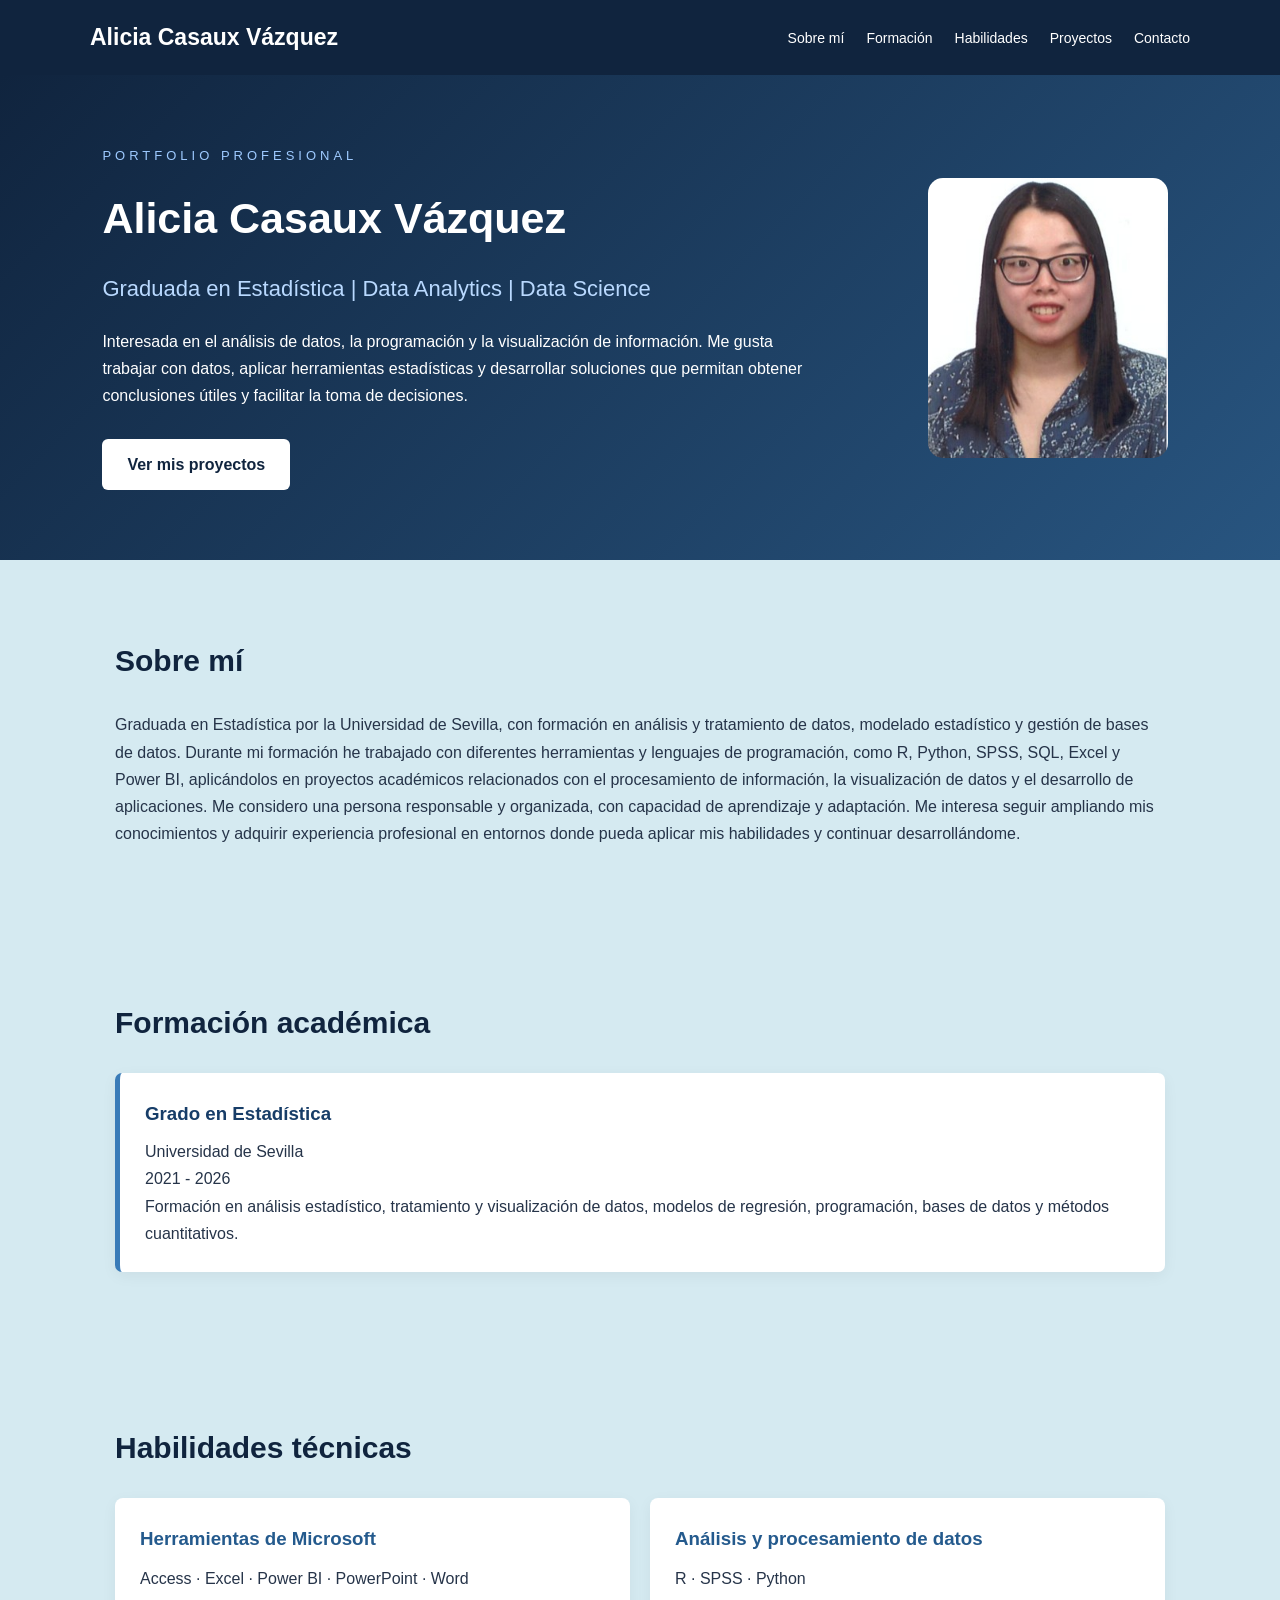
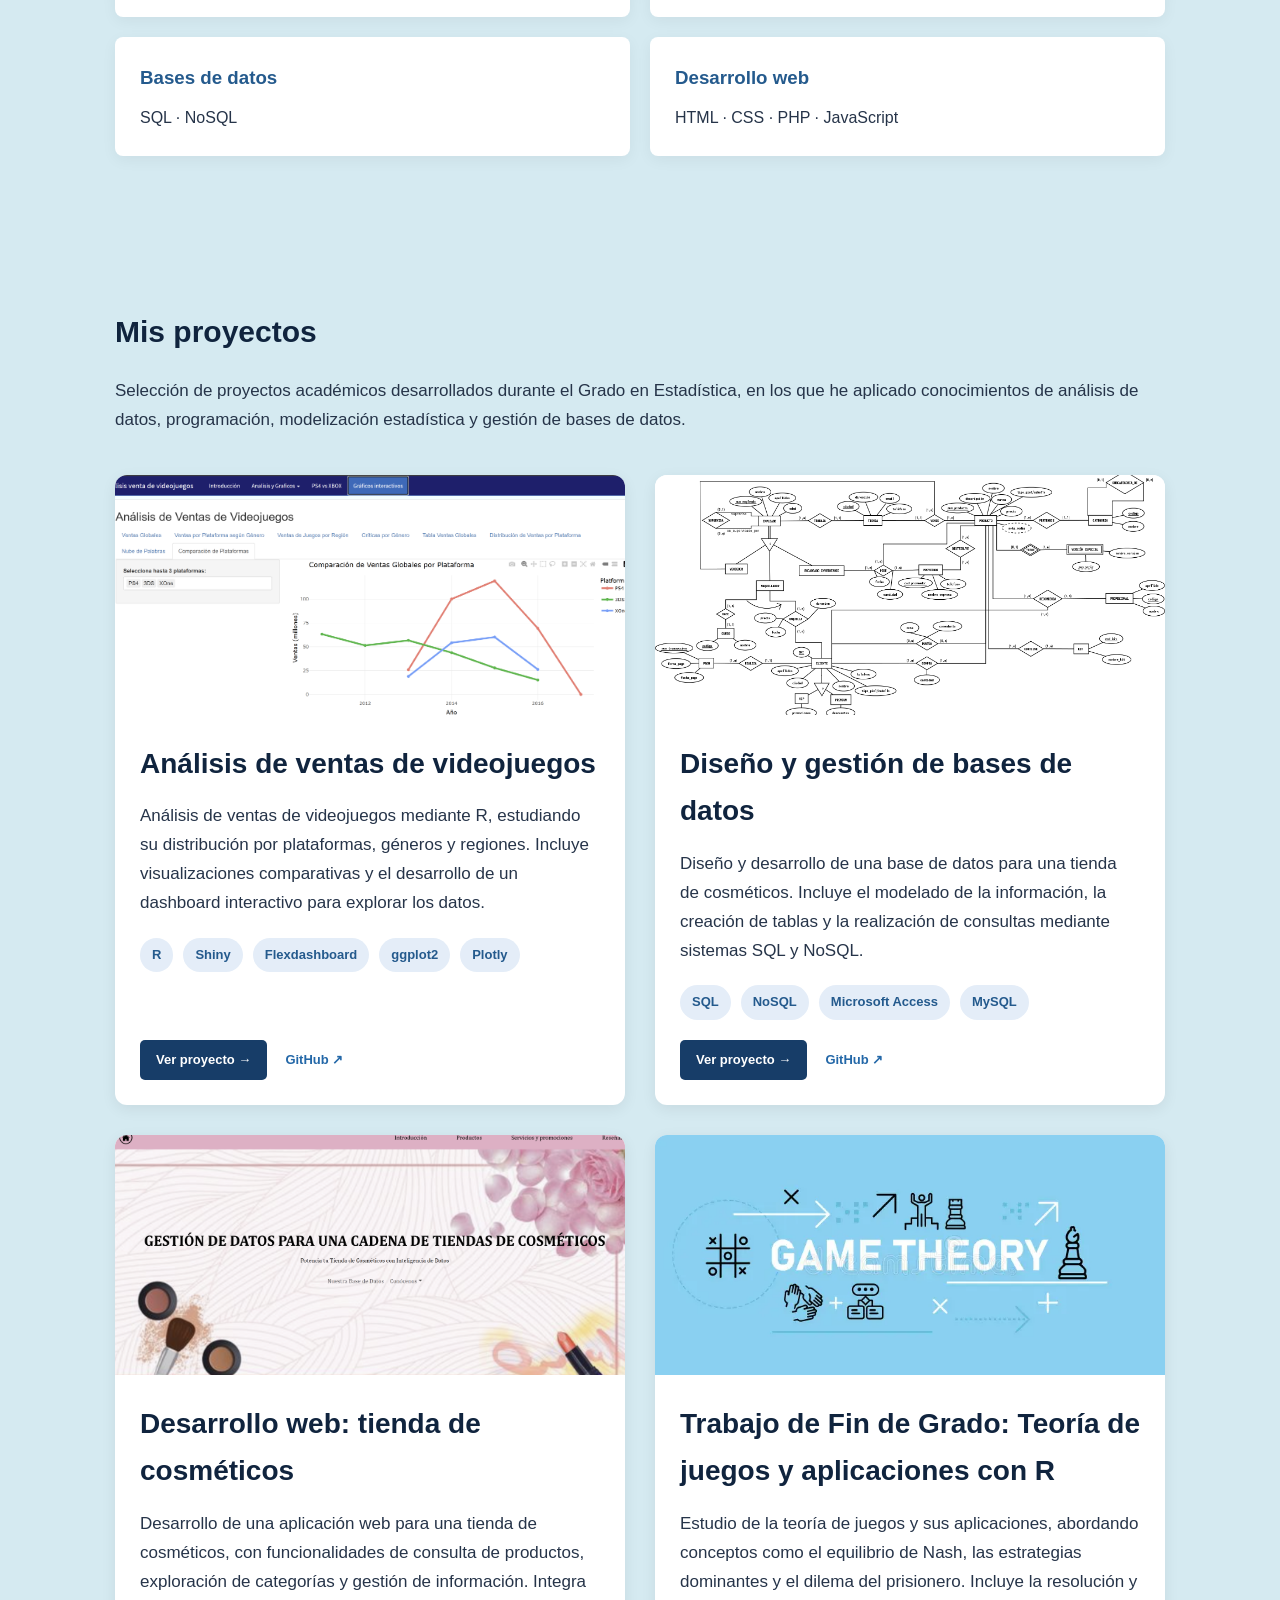
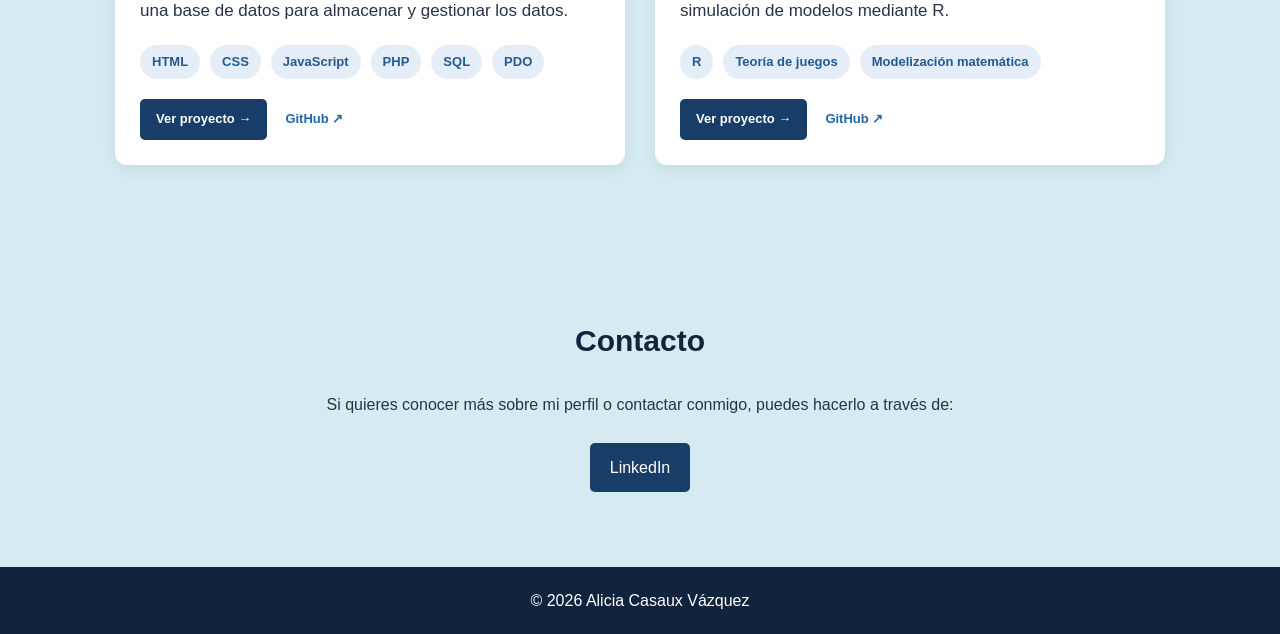
<file: index.html>
<!DOCTYPE html>
<html lang="es">

<head>
    <meta charset="UTF-8">
    <meta name="viewport" content="width=device-width, initial-scale=1.0">

    <meta name="description"
        content="Portfolio profesional de Alicia Casaux Vázquez. Análisis de datos, estadística, programación y bases de datos.">

    <meta name="author" content="Alicia Casaux Vázquez">

    <title>Portfolio | Alicia Casaux Vázquez</title>

    <link rel="stylesheet" href="style.css">
</head>

<body>

    <!-- CABECERA Y NAVEGACIÓN -->
    <header>
        <nav class="navbar">

            <a href="#inicio" class="logo">
                Alicia Casaux Vázquez
            </a>

            <ul class="nav-links">
                <li><a href="#sobre-mi">Sobre mí</a></li>
                <li><a href="#formacion">Formación</a></li>
                <li><a href="#habilidades">Habilidades</a></li>
                <li><a href="#proyectos">Proyectos</a></li>
                <li><a href="#contacto">Contacto</a></li>
            </ul>

        </nav>
    </header>


    <main>

        <!-- INICIO -->
        <section id="inicio" class="hero">

            <div class="hero-content">

                <p class="intro">
                    PORTFOLIO PROFESIONAL
                </p>

                <h1>Alicia Casaux Vázquez</h1>

                <h2>
                    Graduada en Estadística | Data Analytics | Data Science
                </h2>

                <p>
                    Interesada en el análisis de datos, la programación y la visualización de información. Me gusta trabajar con datos, aplicar herramientas estadísticas y desarrollar soluciones que permitan obtener conclusiones útiles y facilitar la toma de decisiones.
                </p>

                <a href="#proyectos" class="button">
                    Ver mis proyectos
                </a>

            </div>

            <div class="hero-image">

                <img src="img/foto.jpeg"
                     alt="Fotografía de Alicia Casaux Vázquez"
                     class="imagen-pequena">

            </div>

        </section>


        <!-- SOBRE MÍ -->
        <section id="sobre-mi" class="section">

            <h2>Sobre mí</h2>

            <p>
                Graduada en Estadística por la Universidad de Sevilla, con formación en análisis y tratamiento de datos, modelado estadístico y gestión de bases de datos.

                Durante mi formación he trabajado con diferentes herramientas y lenguajes de programación, como R, Python, SPSS, SQL, Excel y Power BI, aplicándolos en proyectos académicos relacionados con el procesamiento de información, la visualización de datos y el desarrollo de aplicaciones.

                Me considero una persona responsable y organizada, con capacidad de aprendizaje y adaptación. Me interesa seguir ampliando mis conocimientos y adquirir experiencia profesional en entornos donde pueda aplicar mis habilidades y continuar desarrollándome.
            </p>

        </section>


        <!-- FORMACIÓN ACADÉMICA -->
        <section id="formacion" class="section">

            <h2>Formación académica</h2>

            <div class="education-card">

                <h3>Grado en Estadística</h3>

                <p>
                    Universidad de Sevilla
                </p>

                <p>
                    2021 - 2026
                </p>

                <p>
                    Formación en análisis estadístico, tratamiento y
                    visualización de datos, modelos de regresión,
                    programación, bases de datos y métodos cuantitativos.
                </p>

            </div>

        </section>


        <!-- HABILIDADES TÉCNICAS -->
        <section id="habilidades" class="section">

            <h2>Habilidades técnicas</h2>

            <div class="skills-grid">

                <div class="skill-category">

                    <h3>Herramientas de Microsoft</h3>

                    <p>
                        Access · Excel · Power BI · PowerPoint · Word
                    </p>

                </div>

                <div class="skill-category">

                    <h3>Análisis y procesamiento de datos</h3>

                    <p>
                        R · SPSS · Python
                    </p>

                </div>

                <div class="skill-category">

                    <h3>Bases de datos</h3>

                    <p>
                        SQL · NoSQL
                    </p>

                </div>

                <div class="skill-category">

                    <h3>Desarrollo web</h3>

                    <p>
                        HTML · CSS · PHP · JavaScript
                    </p>

                </div>

            </div>

        </section>



        <!-- PROYECTOS -->
        <section id="proyectos" class="projects">

            <div class="container">

                <h2>Mis proyectos</h2>

                <p class="section-description">
                    Selección de proyectos académicos desarrollados
                    durante el Grado en Estadística, en los que he
                    aplicado conocimientos de análisis de datos,
                    programación, modelización estadística y gestión
                    de bases de datos.
                </p>

                <div class="projects-grid">


                    <!-- PROYECTO 1: VIDEOJUEGOS -->
                    <article class="project-card">

                        <img src="img/Videojuegos/videojuegos-banner.png"
                             alt="Dashboard de análisis de ventas de videojuegos">

                        <div class="project-content">

                            <h3>Análisis de ventas de videojuegos</h3>

                            <p>
                                Análisis de ventas de videojuegos mediante R,
                                estudiando su distribución por plataformas,
                                géneros y regiones. Incluye visualizaciones
                                comparativas y el desarrollo de un dashboard
                                interactivo para explorar los datos.
                            </p>

                            <div class="technologies">
                                <span>R</span>
                                <span>Shiny</span>
                                <span>Flexdashboard</span>
                                <span>ggplot2</span>
                                <span>Plotly</span>
                            </div>

                            <div class="project-buttons">

                                <a href="proyecto-videojuegos.html"
                                   class="project-link">
                                    Ver proyecto →
                                </a>

                                <a href="https://github.com/AliciaCx/Analisis-ventas-videojuegos"
                                   target="_blank"
                                   rel="noopener noreferrer"
                                   class="github-link">
                                    GitHub ↗
                                </a>

                            </div>

                        </div>

                    </article>


                    <!-- PROYECTO 2: BASES DE DATOS -->
                    <article class="project-card">

                        <img src="img/bbdd/base-banner.png"
                             alt="Proyecto de diseño y gestión de una base de datos de una tienda de cosméticos">

                        <div class="project-content">

                            <h3>Diseño y gestión de bases de datos</h3>

                            <p>
                                Diseño y desarrollo de una base de datos
                                para una tienda de cosméticos. Incluye
                                el modelado de la información, la creación
                                de tablas y la realización de consultas
                                mediante sistemas SQL y NoSQL.
                            </p>

                            <div class="technologies">
                                <span>SQL</span>
                                <span>NoSQL</span>
                                <span>Microsoft Access</span>
                                <span>MySQL</span>
                            </div>

                            <div class="project-buttons">

                                <a href="proyecto-bases-datos.html"
                                   class="project-link">
                                    Ver proyecto →
                                </a>

                                <a href="https://github.com/AliciaCx/dis-base-datos"
                                   target="_blank"
                                   rel="noopener noreferrer"
                                   class="github-link">
                                    GitHub ↗
                                </a>

                            </div>

                        </div>

                    </article>


                    <!-- PROYECTO 3: DESARROLLO WEB -->
                    <article class="project-card">

                        <img src="img/web/web-banner.png"
                             alt="Aplicación web de una tienda de cosméticos">

                        <div class="project-content">

                            <h3>Desarrollo web: tienda de cosméticos</h3>

                            <p>
                                Desarrollo de una aplicación web para
                                una tienda de cosméticos, con funcionalidades
                                de consulta de productos, exploración de
                                categorías y gestión de información.
                                Integra una base de datos para almacenar
                                y gestionar los datos.
                            </p>

                            <div class="technologies">
                                <span>HTML</span>
                                <span>CSS</span>
                                <span>JavaScript</span>
                                <span>PHP</span>
                                <span>SQL</span>
                                <span>PDO</span>
                            </div>

                            <div class="project-buttons">

                                <a href="proyecto-tienda-web.html"
                                   class="project-link">
                                    Ver proyecto →
                                </a>

                                <a href="https://github.com/AliciaCx/web-tienda"
                                   target="_blank"
                                   rel="noopener noreferrer"
                                   class="github-link">
                                    GitHub ↗
                                </a>

                            </div>

                        </div>

                    </article>


                    <!-- PROYECTO 4: TFG -->
                    <article class="project-card">

                        <img src="img/TFG/teoria-de-juegos-banner.webp"
                             alt="Trabajo de Fin de Grado sobre teoría de juegos y aplicaciones con R">

                        <div class="project-content">

                            <h3>
                                Trabajo de Fin de Grado:
                                Teoría de juegos y aplicaciones con R
                            </h3>

                            <p>
                                Estudio de la teoría de juegos y sus
                                aplicaciones, abordando conceptos como
                                el equilibrio de Nash, las estrategias
                                dominantes y el dilema del prisionero.
                                Incluye la resolución y simulación
                                de modelos mediante R.
                            </p>

                            <div class="technologies">
                                <span>R</span>
                                <span>Teoría de juegos</span>
                                <span>Modelización matemática</span>
                            </div>

                            <div class="project-buttons">

                                <a href="proyecto-tfg.html"
                                   class="project-link">
                                    Ver proyecto →
                                </a>

                                <a href="https://github.com/AliciaCx/TFG.-Teoria-de-juegos"
                                   target="_blank"
                                   rel="noopener noreferrer"
                                   class="github-link">
                                    GitHub ↗
                                </a>

                            </div>

                        </div>

                    </article>

                </div>

            </div>

        </section>



        <!-- CONTACTO -->
        <section id="contacto" class="section contact">

            <h2>Contacto</h2>

            <p>
                Si quieres conocer más sobre mi perfil o contactar conmigo,
                puedes hacerlo a través de:
            </p>

            <div class="contact-links">

                <a href="https://www.linkedin.com/in/alicia-casaux-vazquez"
                   target="_blank"
                   rel="noopener noreferrer">
                    LinkedIn
                </a>

            </div>

        </section>

    </main>


    <!-- PIE DE PÁGINA -->
    <footer>

        <p>
            © <span id="year"></span> Alicia Casaux Vázquez
        </p>

    </footer>


    <!-- JAVASCRIPT -->
    <script src="script.js"></script>

</body>

</html>
</file>
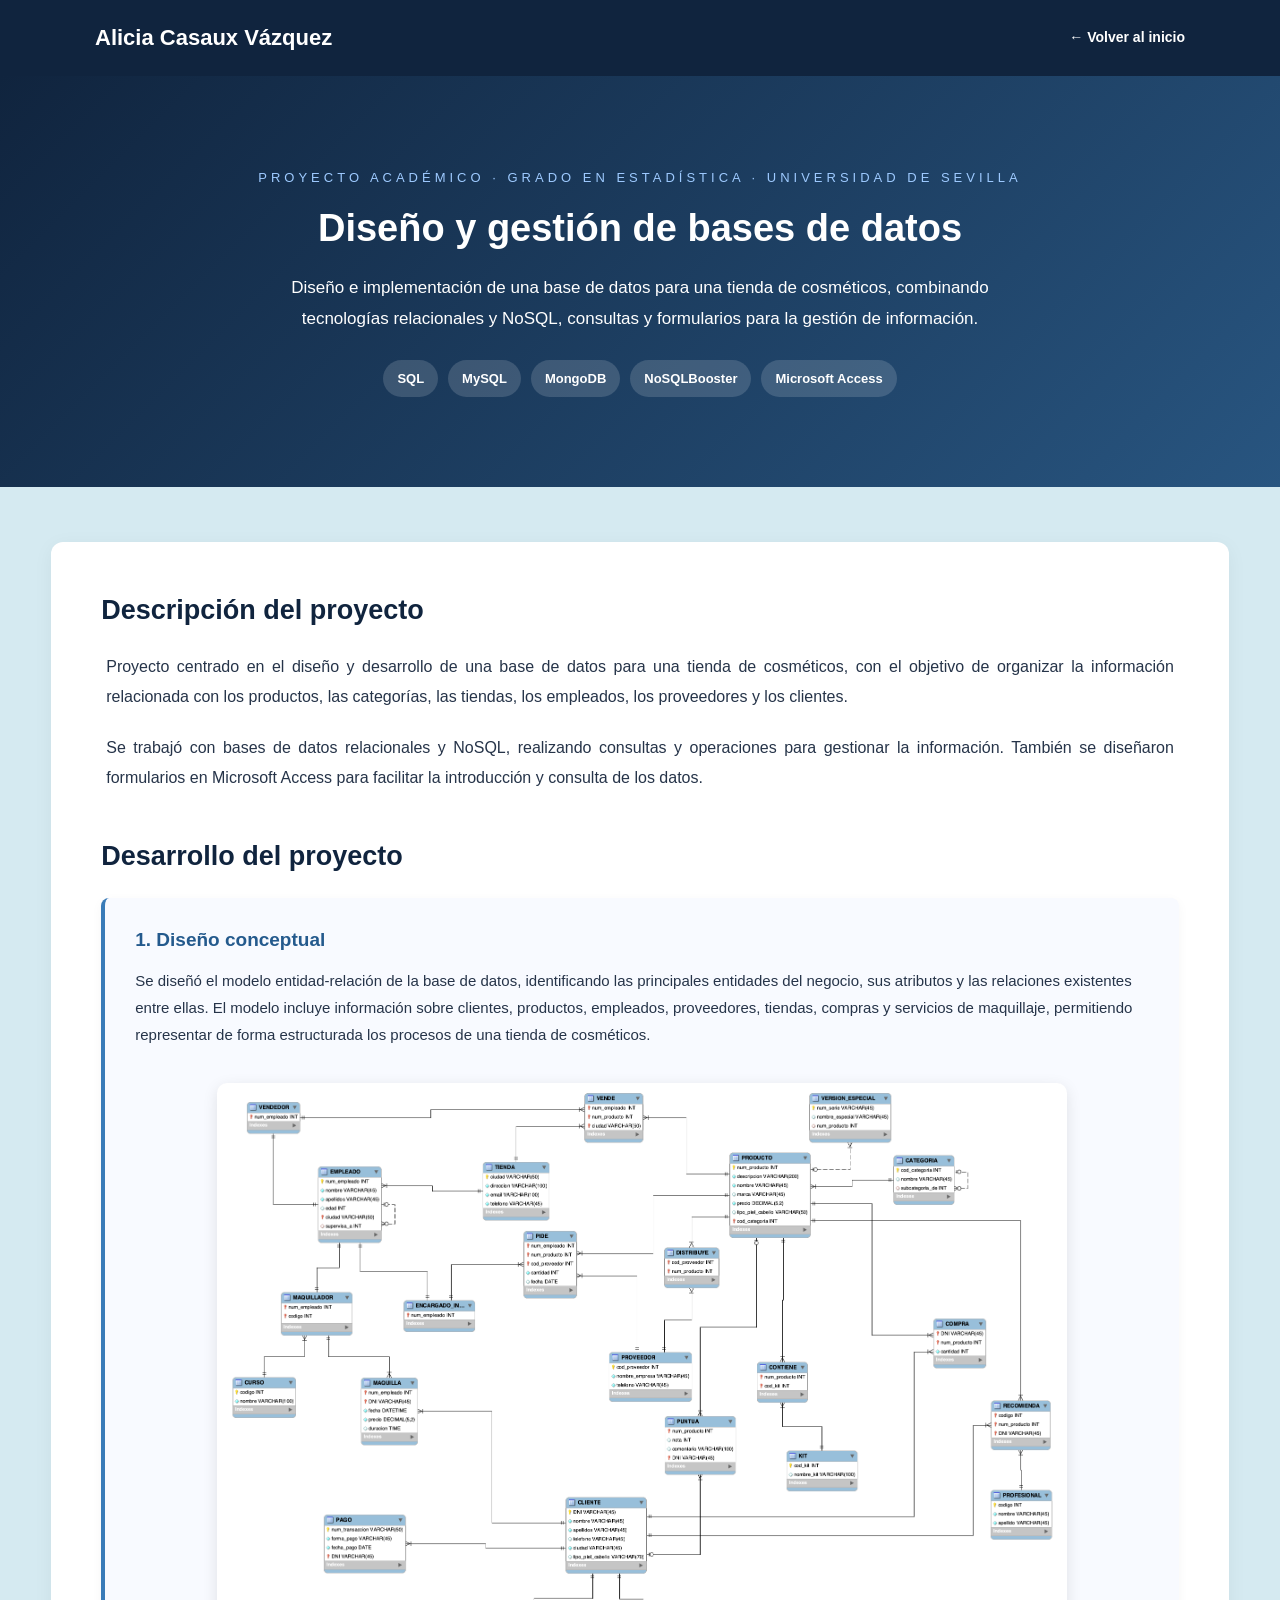
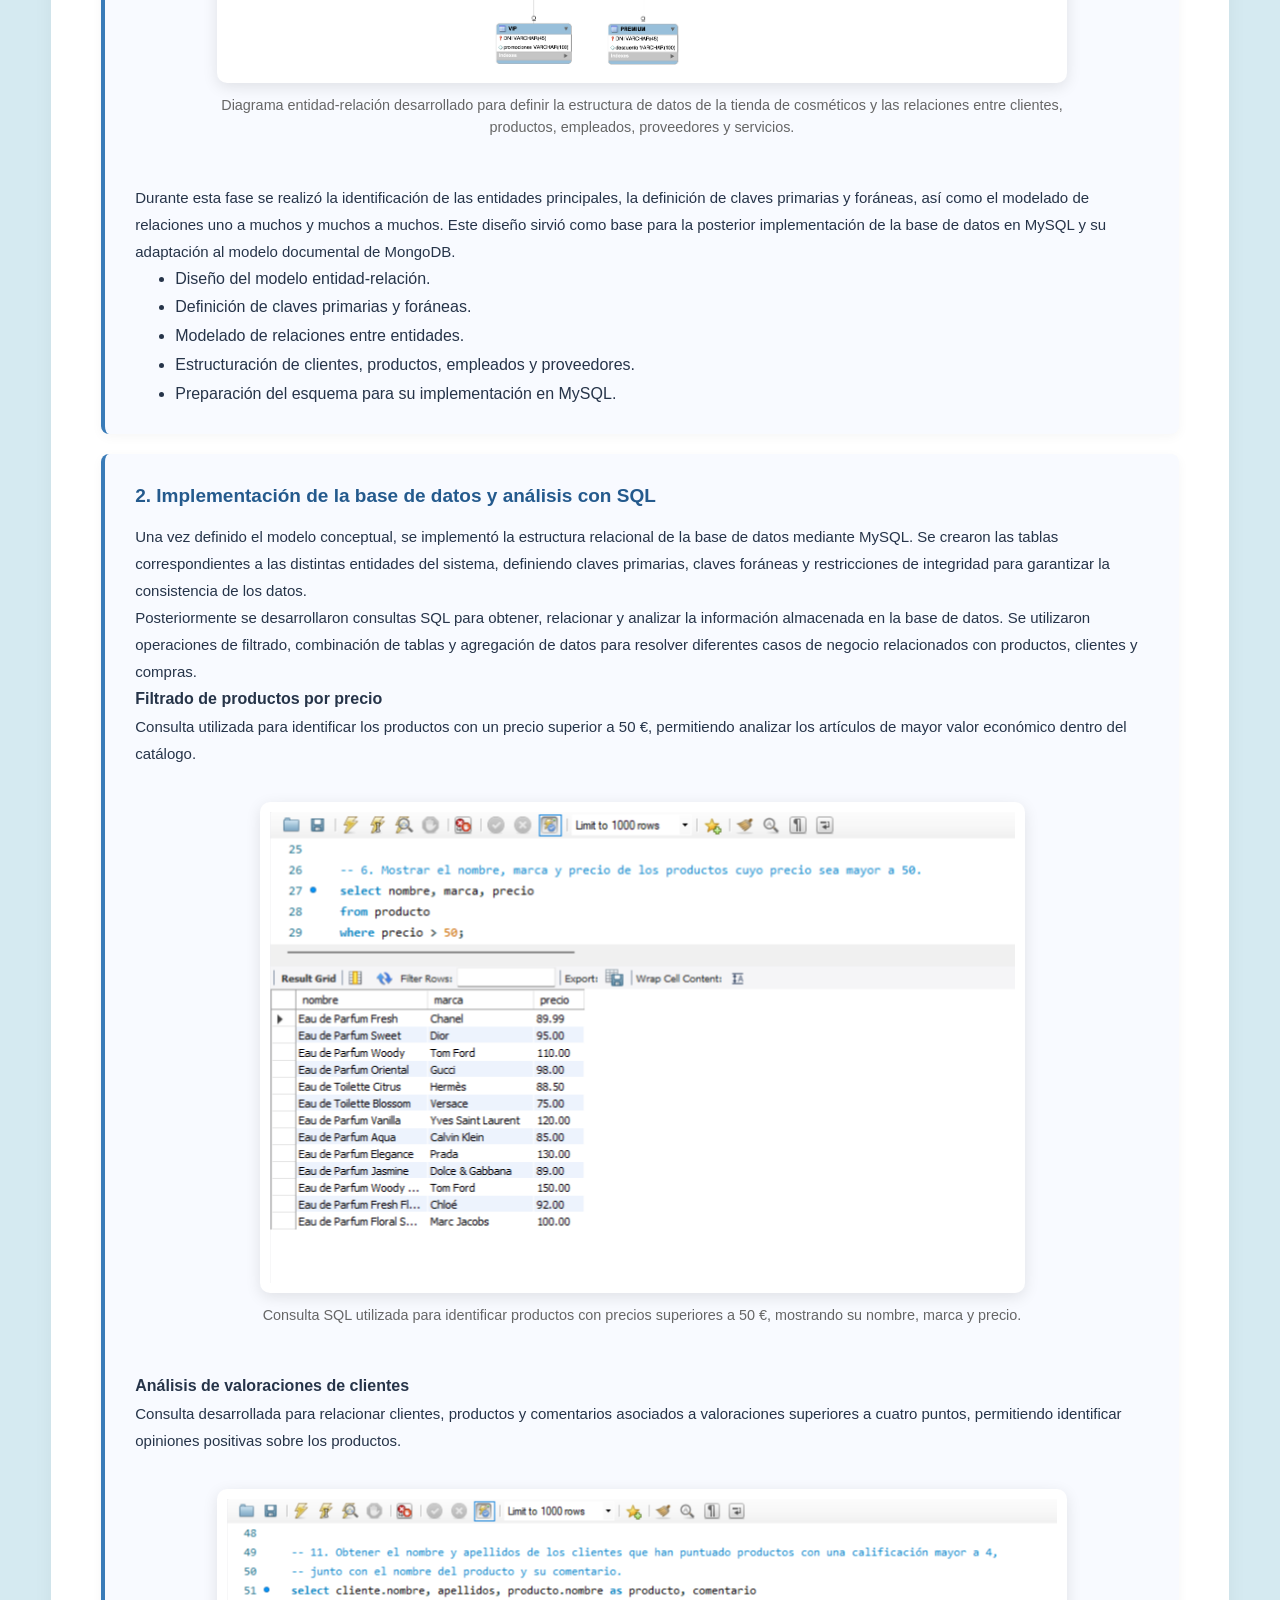
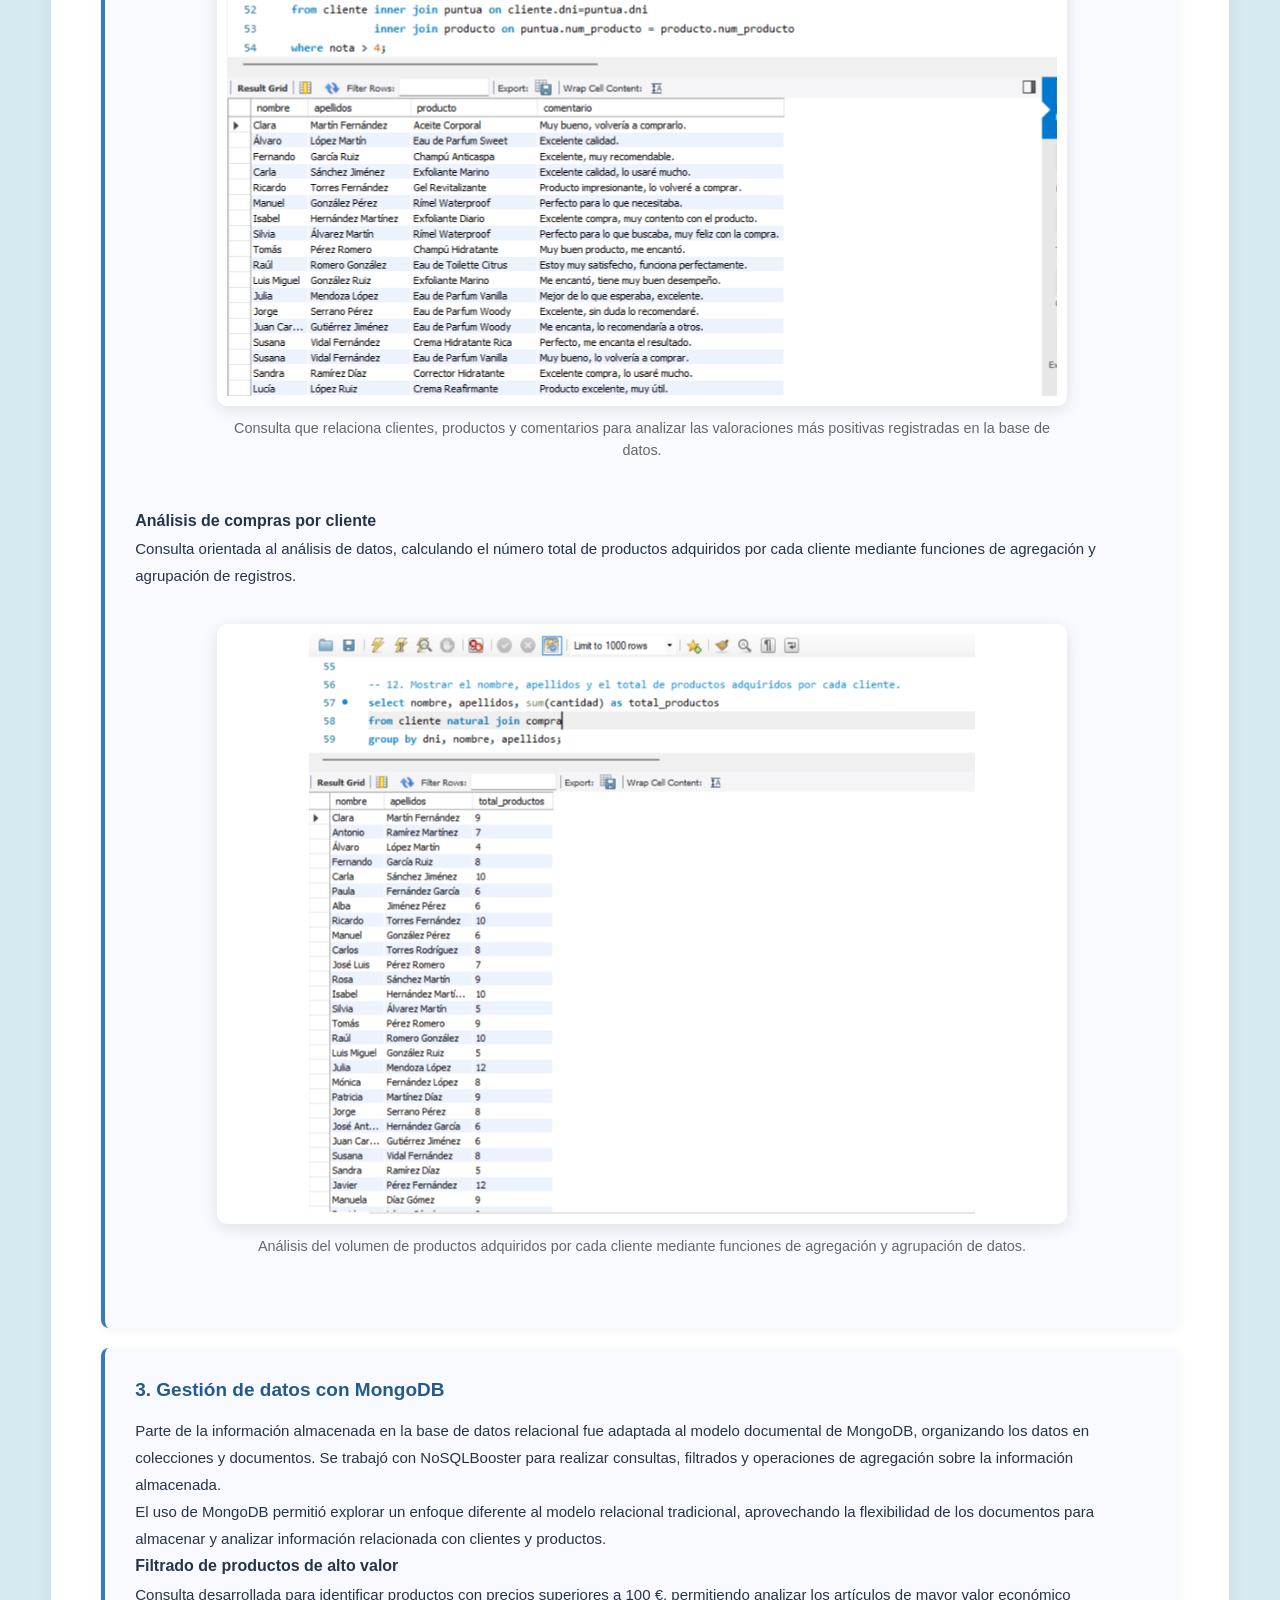
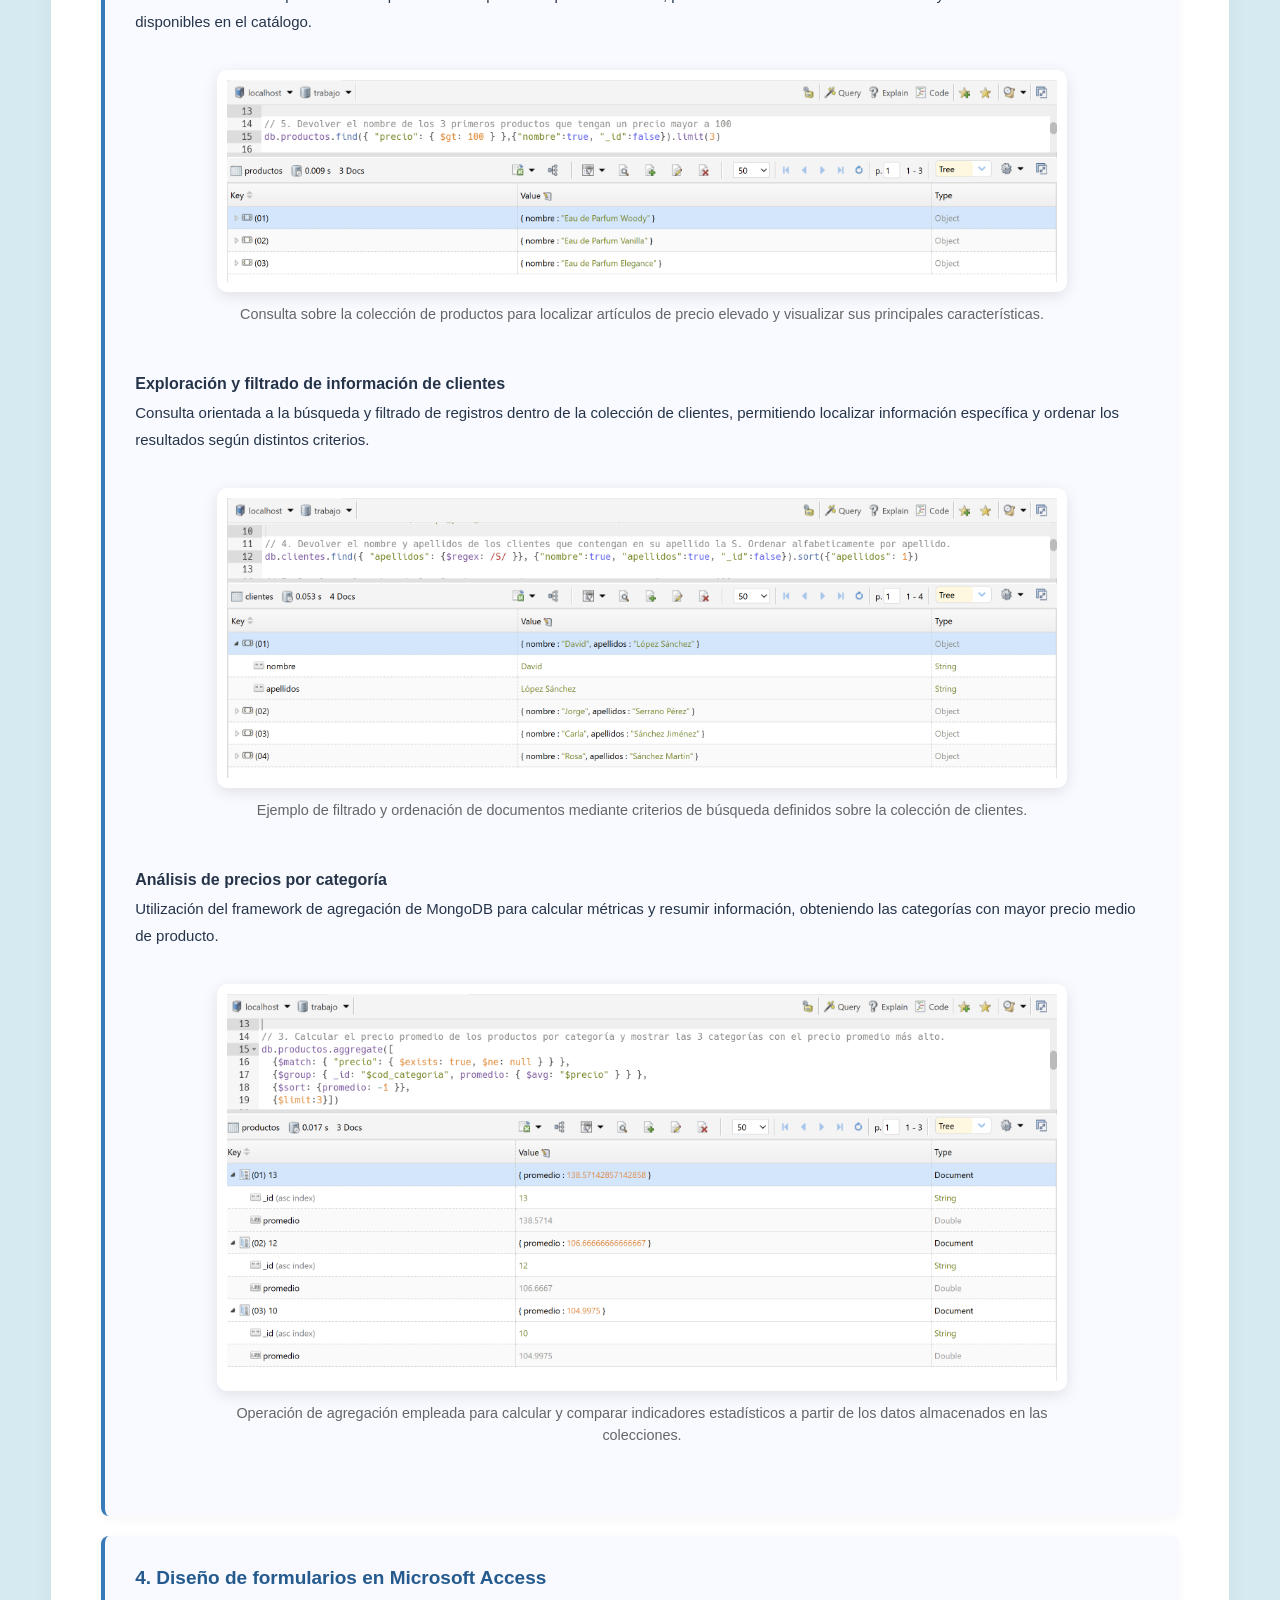
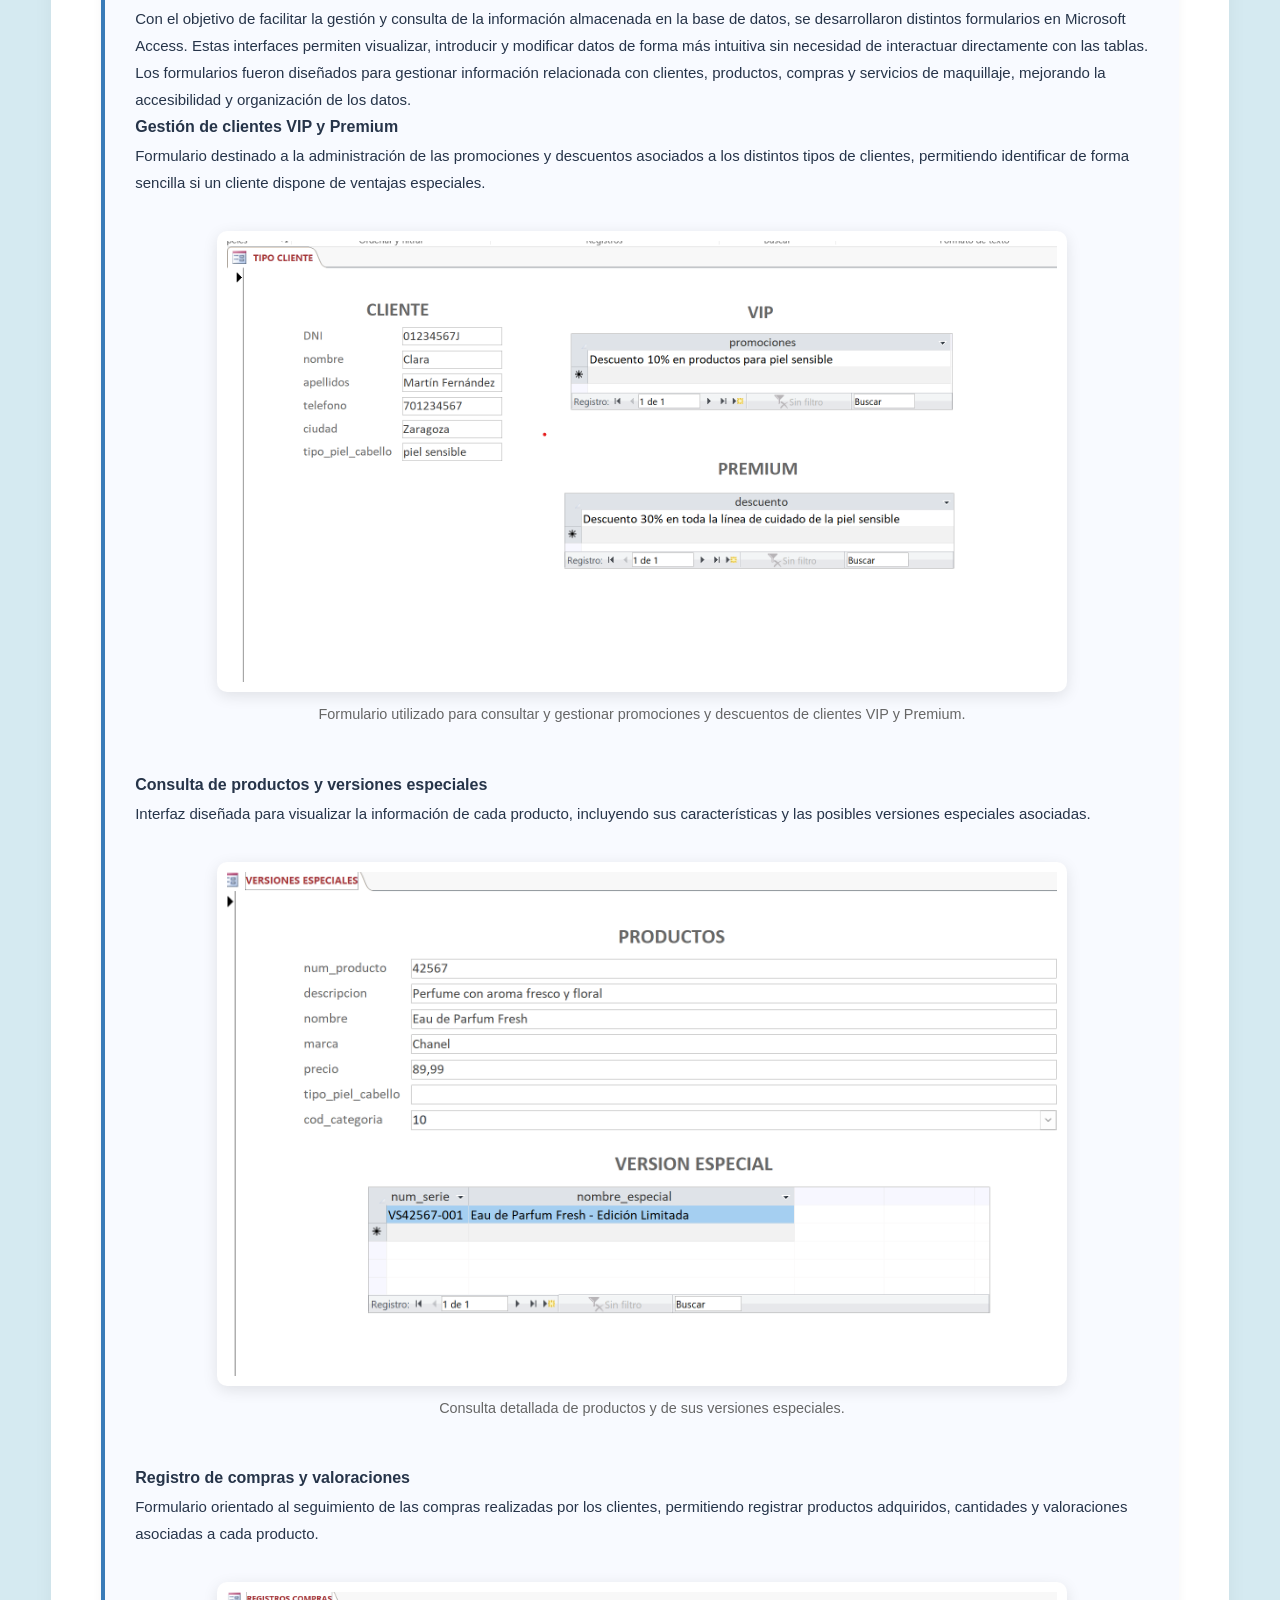
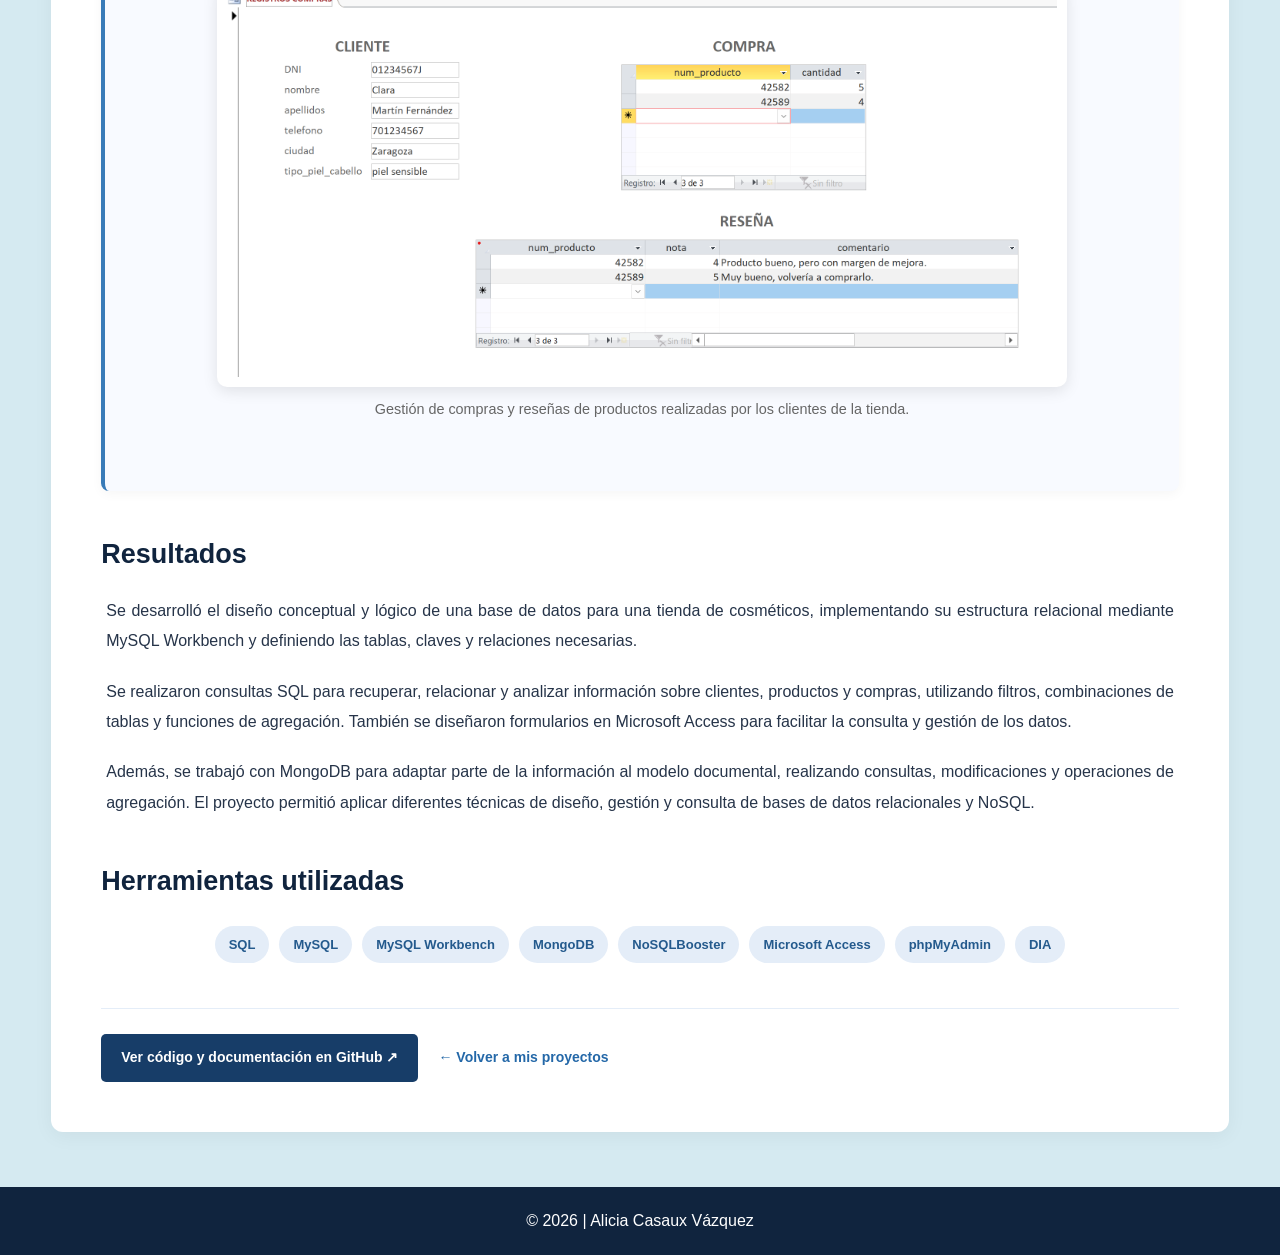
<file: proyecto-bases-datos.html>
<!DOCTYPE html>
<html lang="es">

<head>
    <meta charset="UTF-8">
    <meta name="viewport" content="width=device-width, initial-scale=1.0">

    <meta name="description"
        content="Proyecto académico de diseño y gestión de bases de datos relacionales y NoSQL para una tienda de cosméticos.">

    <title>Bases de datos | Portfolio</title>

    <link rel="stylesheet" href="proyectos.css">
</head>

<body>

    <!-- CABECERA -->
    <header>
        <nav class="navbar">
            <a href="index.html" class="logo">Alicia Casaux Vázquez</a>

            <a href="index.html" class="back-home">
                ← Volver al inicio
            </a>
        </nav>
    </header>

    <main>

        <!-- PRESENTACIÓN -->
        <section class="project-hero">

            <p class="intro">
                PROYECTO ACADÉMICO · GRADO EN ESTADÍSTICA · UNIVERSIDAD DE SEVILLA
            </p>

            <h1>Diseño y gestión de bases de datos</h1>

            <p>
                Diseño e implementación de una base de datos
                para una tienda de cosméticos, combinando
                tecnologías relacionales y NoSQL, consultas
                y formularios para la gestión de información.
            </p>

            <div class="technologies">
                <span>SQL</span>
                <span>MySQL</span>
                <span>MongoDB</span>
                <span>NoSQLBooster</span>
                <span>Microsoft Access</span>
            </div>

        </section>


        <!-- DETALLE DEL PROYECTO -->
        <section class="project-detail">

            <!-- DESCRIPCIÓN -->
            <h2>Descripción del proyecto</h2>

            <p>
                Proyecto centrado en el diseño y desarrollo
                de una base de datos para una tienda de
                cosméticos, con el objetivo de organizar
                la información relacionada con los productos,
                las categorías, las tiendas, los empleados,
                los proveedores y los clientes.
            </p>

            <p>
                Se trabajó con bases de datos relacionales
                y NoSQL, realizando consultas y operaciones
                para gestionar la información. También se
                diseñaron formularios en Microsoft Access
                para facilitar la introducción y consulta
                de los datos.
            </p>


            <!-- DESARROLLO -->
            <h2>Desarrollo del proyecto</h2>

            <div class="detail-card">

                <h3>1. Diseño conceptual</h3>
            
                <p>
                    Se diseñó el modelo entidad-relación de la base de datos,
                    identificando las principales entidades del negocio, sus
                    atributos y las relaciones existentes entre ellas. El
                    modelo incluye información sobre clientes, productos,
                    empleados, proveedores, tiendas, compras y servicios de
                    maquillaje, permitiendo representar de forma estructurada
                    los procesos de una tienda de cosméticos.
                </p>
            
                <div class="project-image">
            
                    <figure class="project-figure">
            
                        <img src="img/bbdd/base1.png"
                             alt="Diagrama entidad-relación de la base de datos"
                             loading="lazy">
            
                        <figcaption>
                            Diagrama entidad-relación desarrollado para definir
                            la estructura de datos de la tienda de cosméticos y
                            las relaciones entre clientes, productos, empleados,
                            proveedores y servicios.
                        </figcaption>
            
                    </figure>
            
                </div>
            
                <p>
                    Durante esta fase se realizó la identificación de las
                    entidades principales, la definición de claves primarias
                    y foráneas, así como el modelado de relaciones uno a
                    muchos y muchos a muchos. Este diseño sirvió como base
                    para la posterior implementación de la base de datos en
                    MySQL y su adaptación al modelo documental de MongoDB.
                </p>
            
                <ul style="margin-left: 40px;">
                    <li>Diseño del modelo entidad-relación.</li>
                    <li>Definición de claves primarias y foráneas.</li>
                    <li>Modelado de relaciones entre entidades.</li>
                    <li>Estructuración de clientes, productos, empleados y proveedores.</li>
                    <li>Preparación del esquema para su implementación en MySQL.</li>
                </ul>
            
            </div>


            <!-- 2. IMPLEMENTACIÓN Y CONSULTAS SQL -->
            <div class="detail-card">

                <h3>2. Implementación de la base de datos y análisis con SQL</h3>
            
                <p>
                    Una vez definido el modelo conceptual, se implementó
                    la estructura relacional de la base de datos mediante
                    MySQL. Se crearon las tablas correspondientes a las
                    distintas entidades del sistema, definiendo claves
                    primarias, claves foráneas y restricciones de
                    integridad para garantizar la consistencia de los datos.
                </p>
            
                <p>
                    Posteriormente se desarrollaron consultas SQL para
                    obtener, relacionar y analizar la información
                    almacenada en la base de datos. Se utilizaron
                    operaciones de filtrado, combinación de tablas y
                    agregación de datos para resolver diferentes casos
                    de negocio relacionados con productos, clientes y
                    compras.
                </p>
            
                <h4>Filtrado de productos por precio</h4>
            
                <p>
                    Consulta utilizada para identificar los productos
                    con un precio superior a 50 €, permitiendo analizar
                    los artículos de mayor valor económico dentro del
                    catálogo.
                </p>

                <div class="project-image">
            
                    <figure class="project-figure">
            
                        <img src="img/bbdd/base2.png"
                            alt="Consulta SQL para filtrar productos por precio"
                            class="imagen-pequena2">
                
                        <figcaption>
                            Consulta SQL utilizada para identificar productos
                            con precios superiores a 50 €, mostrando su nombre,
                            marca y precio.
                        </figcaption>
                
                    </figure>
            
                </div>
            
            
                <h4>Análisis de valoraciones de clientes</h4>
            
                <p>
                    Consulta desarrollada para relacionar clientes,
                    productos y comentarios asociados a valoraciones
                    superiores a cuatro puntos, permitiendo identificar
                    opiniones positivas sobre los productos.
                </p>

                <div class="project-image">
            
                    <figure class="project-figure">
            
                        <img src="img/bbdd/base3.png"
                             alt="Consulta SQL relacionando clientes, productos y valoraciones">
                
                        <figcaption>
                            Consulta que relaciona clientes, productos y
                            comentarios para analizar las valoraciones más
                            positivas registradas en la base de datos.
                        </figcaption>
                
                    </figure>
            
                </div>
            

            
                <h4>Análisis de compras por cliente</h4>
            
                <p>
                    Consulta orientada al análisis de datos, calculando
                    el número total de productos adquiridos por cada
                    cliente mediante funciones de agregación y agrupación
                    de registros.
                </p>

                <div class="project-image">
            
                    <figure class="project-figure">
            
                        <img src="img/bbdd/base4.png"
                             alt="Consulta SQL para analizar compras de clientes"
                            >
                
                        <figcaption>
                            Análisis del volumen de productos adquiridos por
                            cada cliente mediante funciones de agregación y
                            agrupación de datos.
                        </figcaption>
                
                    </figure>
            
                </div>
            

            
            </div>


            <!-- 3. MONGODB -->

            <div class="detail-card">

                <h3>3. Gestión de datos con MongoDB</h3>
            
                <p>
                    Parte de la información almacenada en la base de datos
                    relacional fue adaptada al modelo documental de MongoDB,
                    organizando los datos en colecciones y documentos. Se
                    trabajó con NoSQLBooster para realizar consultas,
                    filtrados y operaciones de agregación sobre la información
                    almacenada.
                </p>
            
                <p>
                    El uso de MongoDB permitió explorar un enfoque diferente
                    al modelo relacional tradicional, aprovechando la
                    flexibilidad de los documentos para almacenar y analizar
                    información relacionada con clientes y productos.
                </p>
            
                <h4>Filtrado de productos de alto valor</h4>
            
                <p>
                    Consulta desarrollada para identificar productos con
                    precios superiores a 100 €, permitiendo analizar los
                    artículos de mayor valor económico disponibles en el
                    catálogo.
                </p>
                <div class="project-image">
            
                    <figure class="project-figure">
            
                        <img src="img/bbdd/base5.png"
                             alt="Consulta MongoDB para filtrar productos por precio"
                             >
                
                        <figcaption>
                            Consulta sobre la colección de productos para
                            localizar artículos de precio elevado y visualizar
                            sus principales características.
                        </figcaption>
                
                    </figure>
            
                </div>
            
        
            
                <h4>Exploración y filtrado de información de clientes</h4>
            
                <p>
                    Consulta orientada a la búsqueda y filtrado de registros
                    dentro de la colección de clientes, permitiendo localizar
                    información específica y ordenar los resultados según
                    distintos criterios.
                </p>

                <div class="project-image">
            
                    <figure class="project-figure">
            
                        <img src="img/bbdd/base6.png"
                             alt="Consulta MongoDB sobre la colección de clientes"
                             >
                
                        <figcaption>
                            Ejemplo de filtrado y ordenación de documentos
                            mediante criterios de búsqueda definidos sobre la
                            colección de clientes.
                        </figcaption>
                
                    </figure>
            
                </div>
            
            
                <h4>Análisis de precios por categoría</h4>
            
                <p>
                    Utilización del framework de agregación de MongoDB para
                    calcular métricas y resumir información, obteniendo las
                    categorías con mayor precio medio de producto.
                </p>

                <div class="project-image">
            
                    <figure class="project-figure">
            
                        <img src="img/bbdd/base7.png"
                             alt="Operación de agregación en MongoDB"
                             >
                
                        <figcaption>
                            Operación de agregación empleada para calcular y
                            comparar indicadores estadísticos a partir de los
                            datos almacenados en las colecciones.
                        </figcaption>
                
                    </figure>
            
                </div>
            
            </div>


            <!-- 4. MICROSOFT ACCESS -->

            <div class="detail-card">

                <h3>4. Diseño de formularios en Microsoft Access</h3>
            
                <p>
                    Con el objetivo de facilitar la gestión y consulta de
                    la información almacenada en la base de datos, se
                    desarrollaron distintos formularios en Microsoft Access.
                    Estas interfaces permiten visualizar, introducir y
                    modificar datos de forma más intuitiva sin necesidad
                    de interactuar directamente con las tablas.
                </p>
            
                <p>
                    Los formularios fueron diseñados para gestionar
                    información relacionada con clientes, productos,
                    compras y servicios de maquillaje, mejorando la
                    accesibilidad y organización de los datos.
                </p>
            
                <h4>Gestión de clientes VIP y Premium</h4>
            
                <p>
                    Formulario destinado a la administración de las
                    promociones y descuentos asociados a los distintos
                    tipos de clientes, permitiendo identificar de forma
                    sencilla si un cliente dispone de ventajas especiales.
                </p>

                <div class="project-image">
            
                    <figure class="project-figure">
            
                        <img src="img/bbdd/base8.png"
                             alt="Formulario de gestión de clientes VIP y Premium"
                            >
                
                        <figcaption>
                            Formulario utilizado para consultar y gestionar
                            promociones y descuentos de clientes VIP y Premium.
                        </figcaption>
                
                    </figure>
            
                </div>
        
            
                <h4>Consulta de productos y versiones especiales</h4>
            
                <p>
                    Interfaz diseñada para visualizar la información de
                    cada producto, incluyendo sus características y las
                    posibles versiones especiales asociadas.
                </p>

                

                <div class="project-image">
            
                    <figure class="project-figure">
            
                        <img src="img/bbdd/base9.png"
                             alt="Formulario de productos en Microsoft Access"
                            >
                
                        <figcaption>
                            Consulta detallada de productos y de sus versiones
                            especiales.
                        </figcaption>
                
                    </figure>
            
                </div>
            

            
                <h4>Registro de compras y valoraciones</h4>
            
                <p>
                    Formulario orientado al seguimiento de las compras
                    realizadas por los clientes, permitiendo registrar
                    productos adquiridos, cantidades y valoraciones
                    asociadas a cada producto.
                </p>

                <div class="project-image">
            
                    <figure class="project-figure">
            
                        <img src="img/bbdd/base10.png"
                             alt="Formulario de registro de compras"
                            >
                
                        <figcaption>
                            Gestión de compras y reseñas de productos realizadas
                            por los clientes de la tienda.
                        </figcaption>
                
                    </figure>
            
                </div>
            
            
            </div>

            <!-- RESULTADOS -->
            
            <h2>Resultados</h2>
            
            <p>
                Se desarrolló el diseño conceptual y lógico de una base
                de datos para una tienda de cosméticos, implementando
                su estructura relacional mediante MySQL Workbench y
                definiendo las tablas, claves y relaciones necesarias.
            </p>
            
            <p>
                Se realizaron consultas SQL para recuperar, relacionar
                y analizar información sobre clientes, productos y compras,
                utilizando filtros, combinaciones de tablas y funciones
                de agregación. También se diseñaron formularios en
                Microsoft Access para facilitar la consulta y gestión
                de los datos.
            </p>
            
            <p>
                Además, se trabajó con MongoDB para adaptar parte de la
                información al modelo documental, realizando consultas,
                modificaciones y operaciones de agregación. El proyecto
                permitió aplicar diferentes técnicas de diseño, gestión
                y consulta de bases de datos relacionales y NoSQL.
            </p>
            


            <!-- HERRAMIENTAS -->
            <h2>Herramientas utilizadas</h2>

            <div class="technologies">
                <span>SQL</span>
                <span>MySQL</span>
                <span>MySQL Workbench</span>
                <span>MongoDB</span>
                <span>NoSQLBooster</span>
                <span>Microsoft Access</span>
                <span>phpMyAdmin</span>
                <span>DIA</span>
            </div>


            <!-- ENLACES -->
            <div class="project-actions">

                <a href="https://github.com/AliciaCx/dis-base-datos"
                   target="_blank"
                   rel="noopener noreferrer"
                   class="project-link">
                    Ver código y documentación en GitHub ↗
                </a>

                <a href="index.html#proyectos"
                   class="back-link">
                    ← Volver a mis proyectos
                </a>

            </div>

        </section>

    </main>


    <!-- PIE DE PÁGINA -->
    <footer>
        <p>© <span id="year"></span> | Alicia Casaux Vázquez</p>
    </footer>

    <script src="script.js"></script>

</body>
</html>
</file>
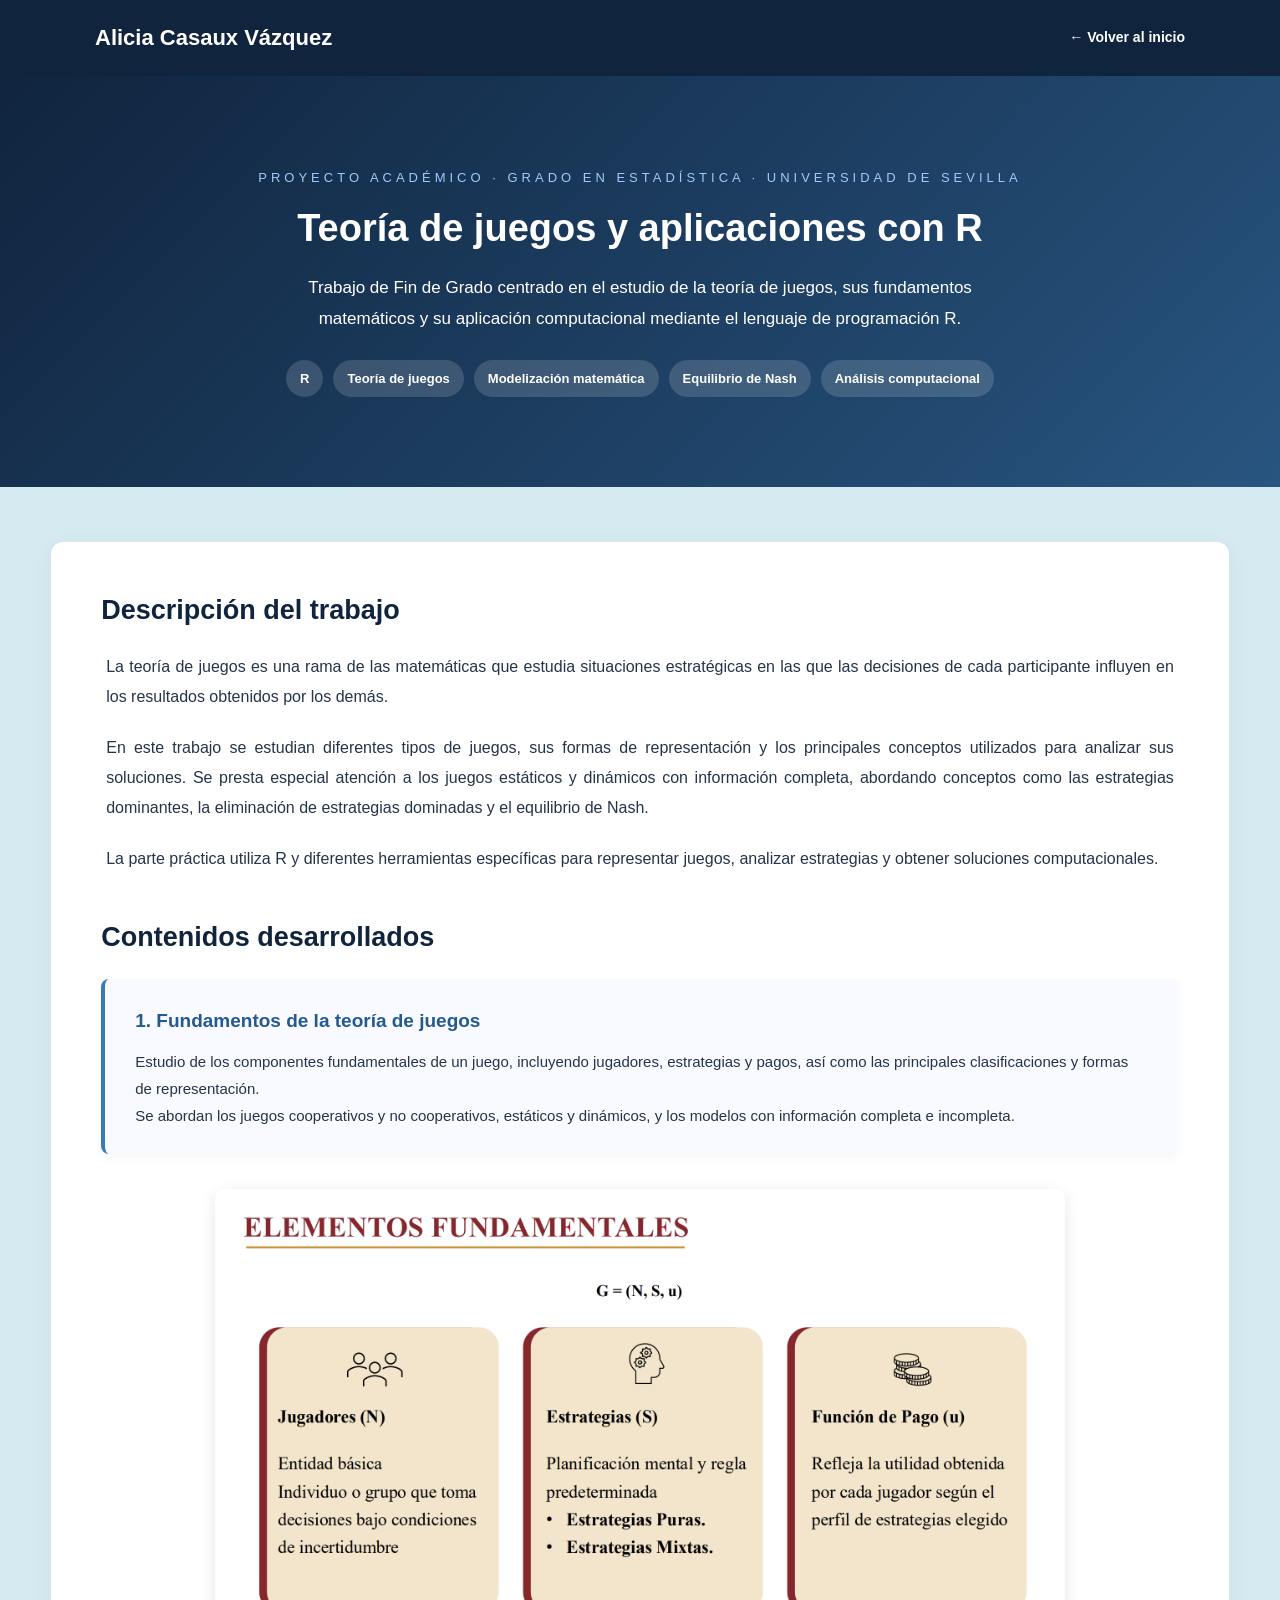
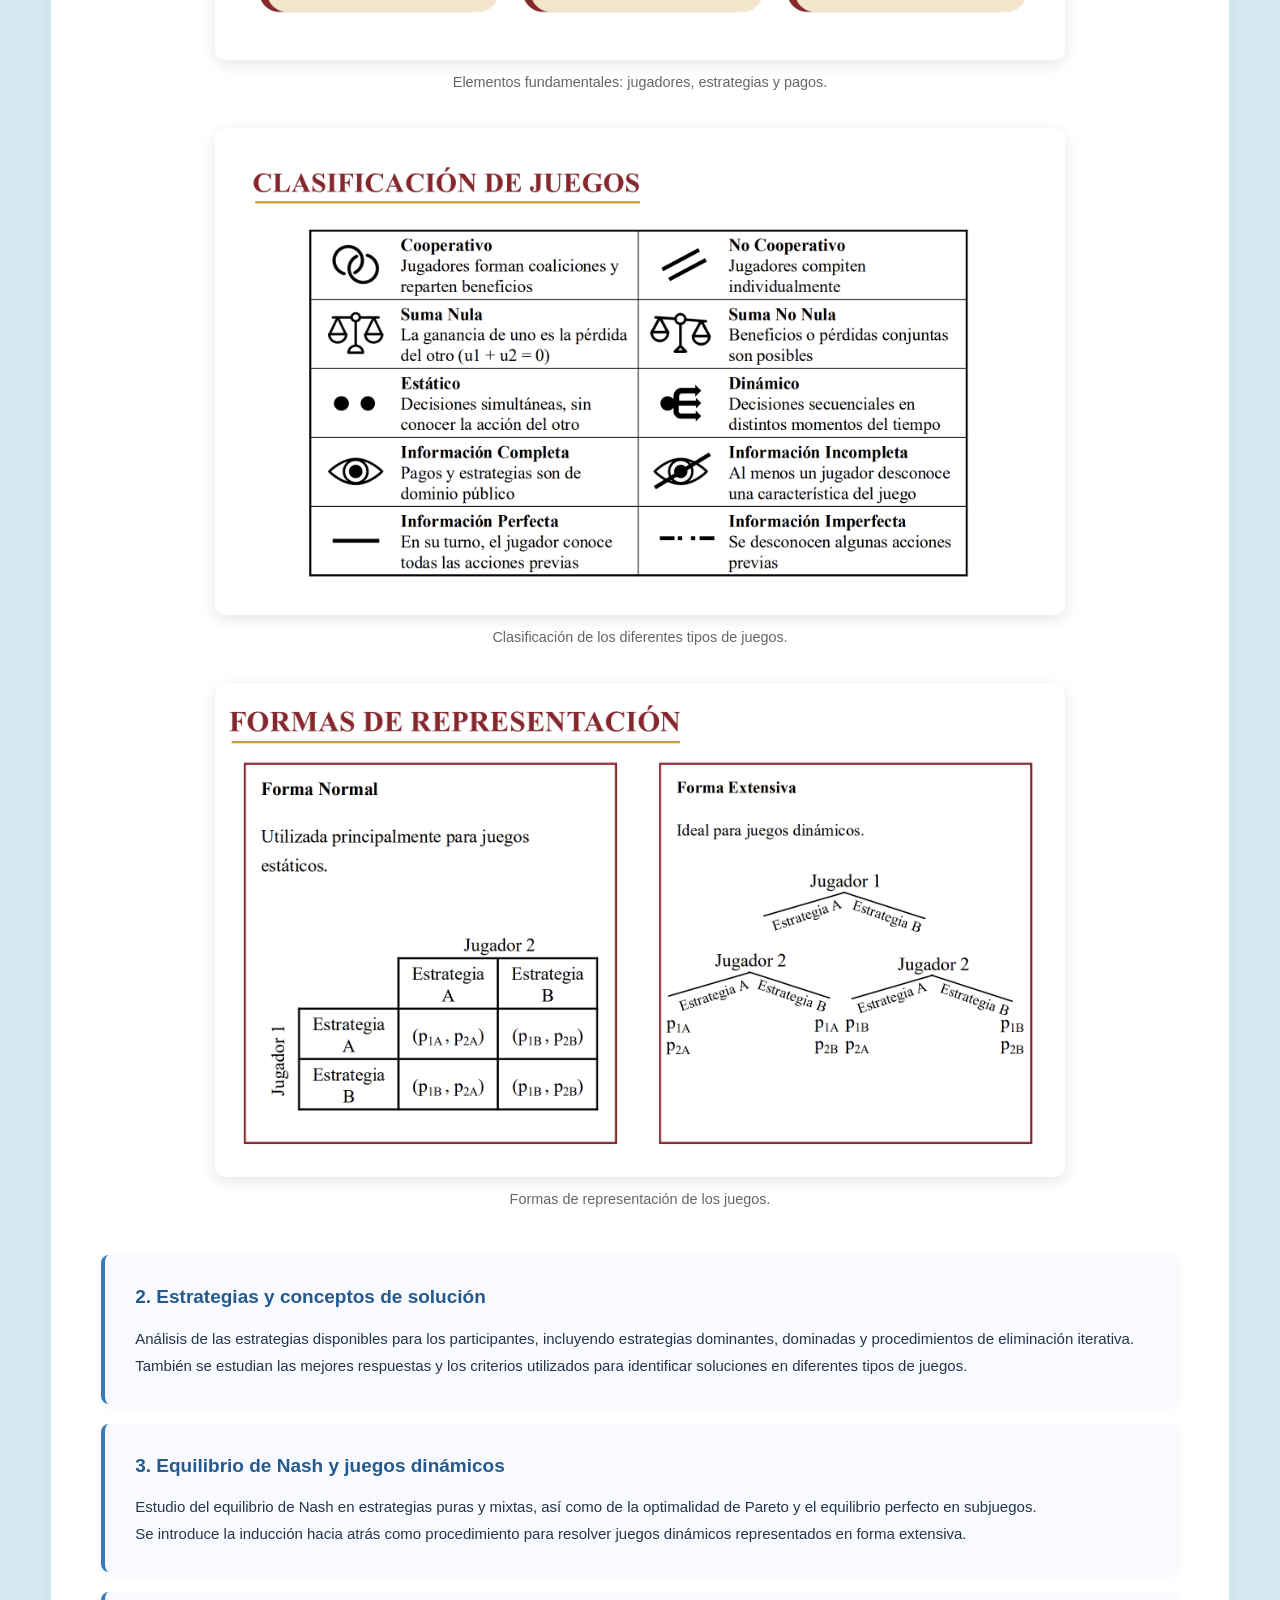
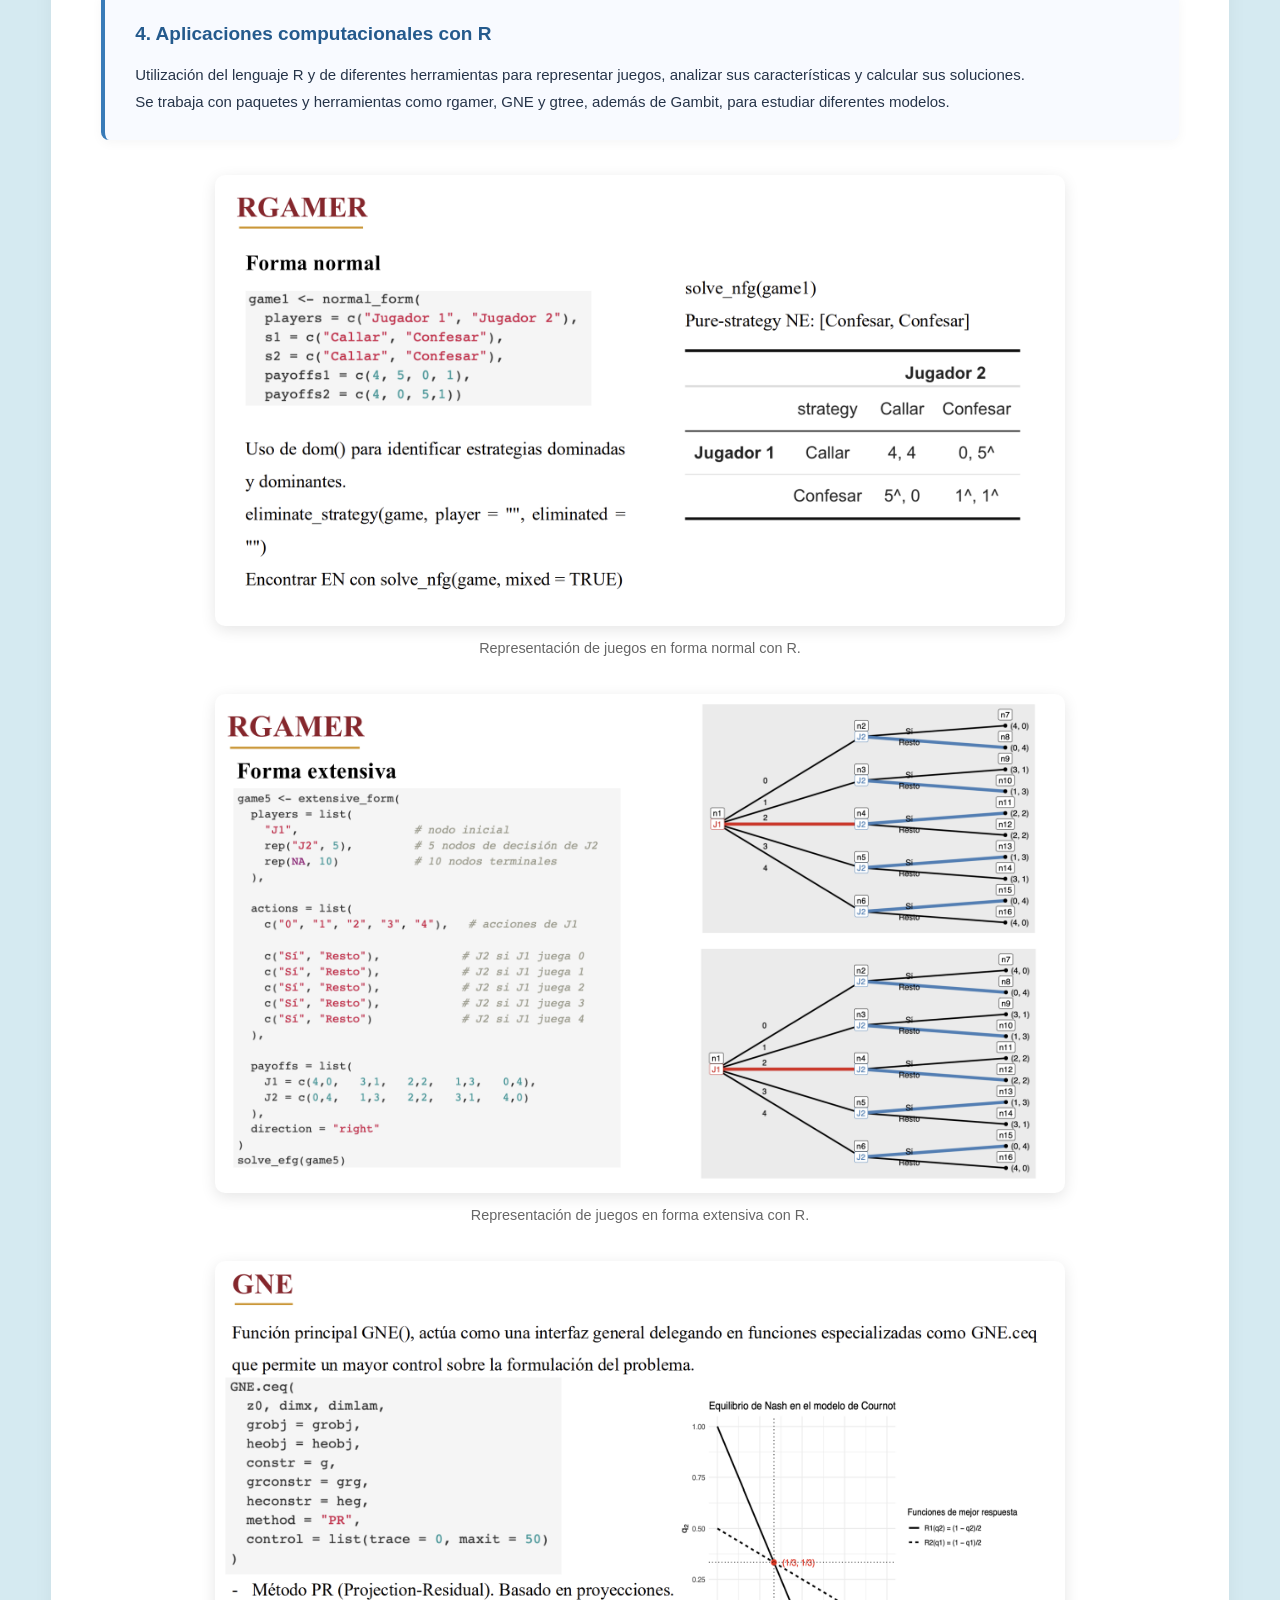
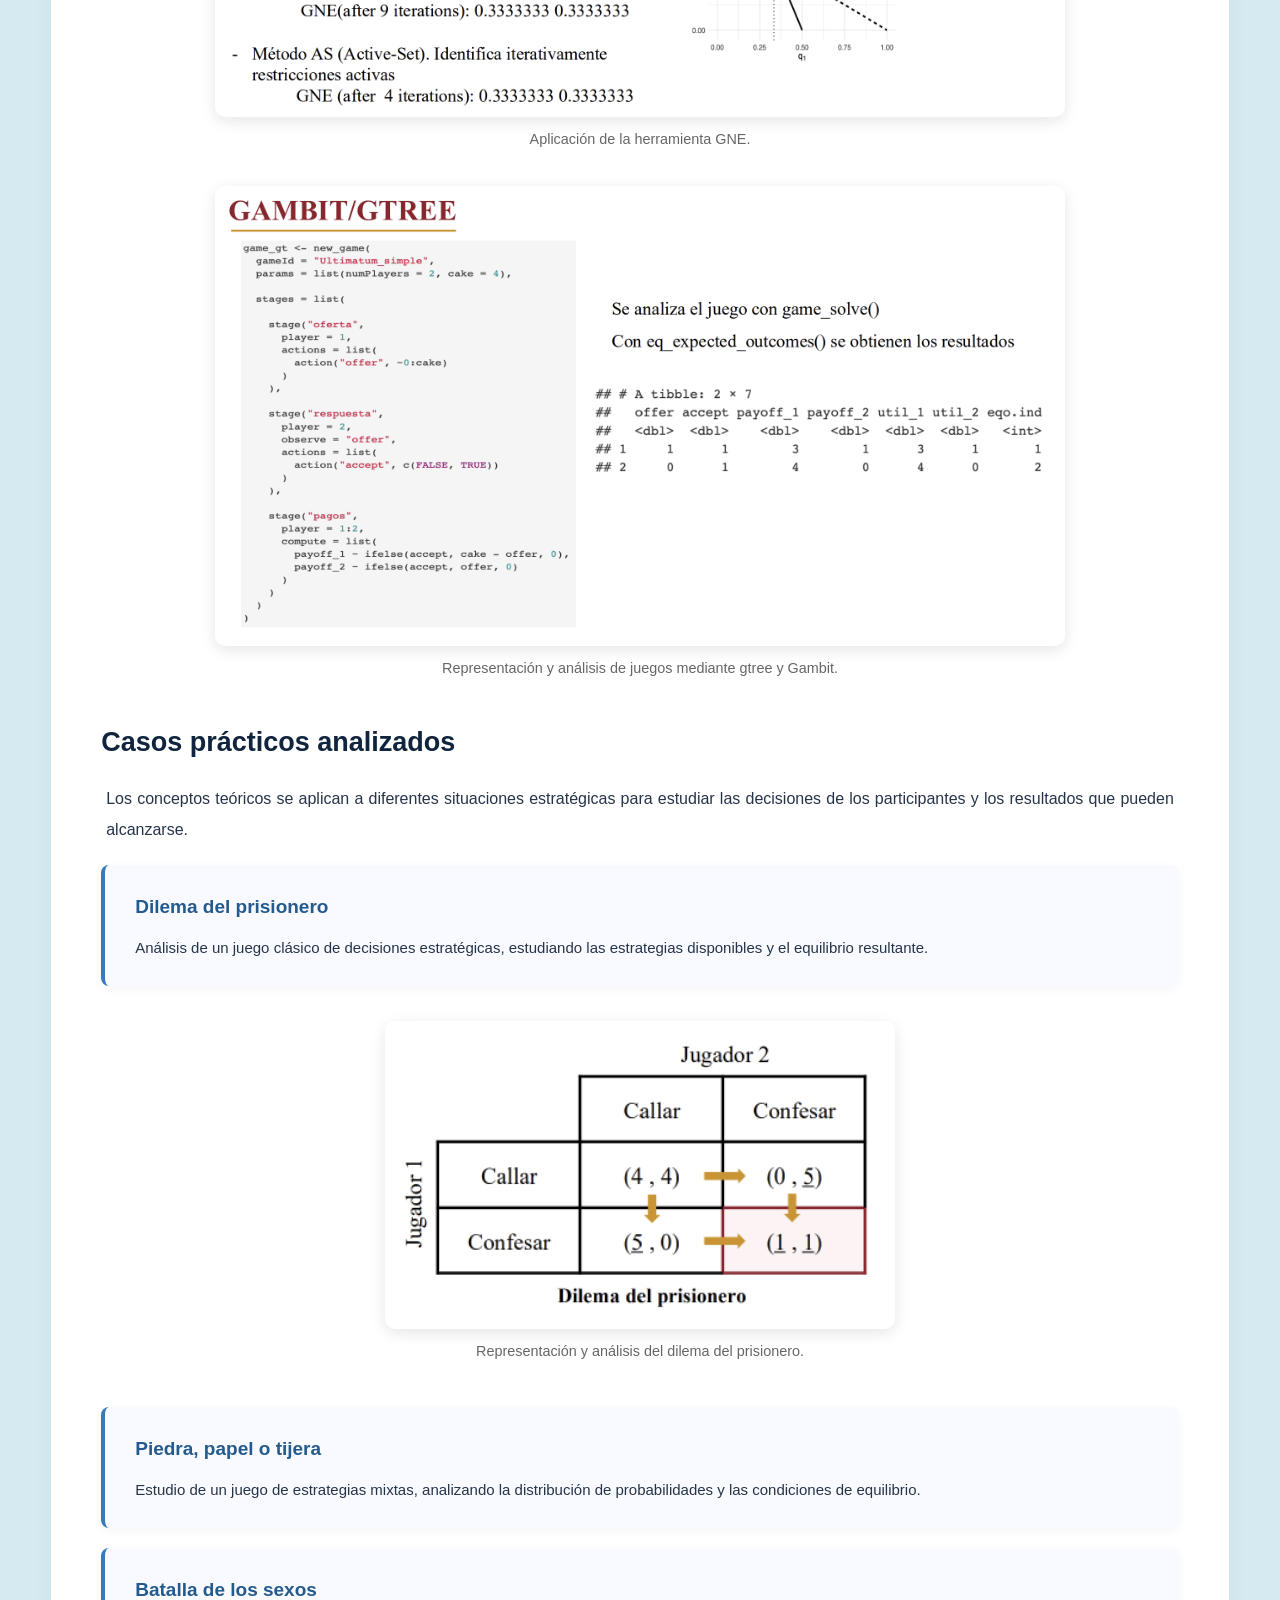
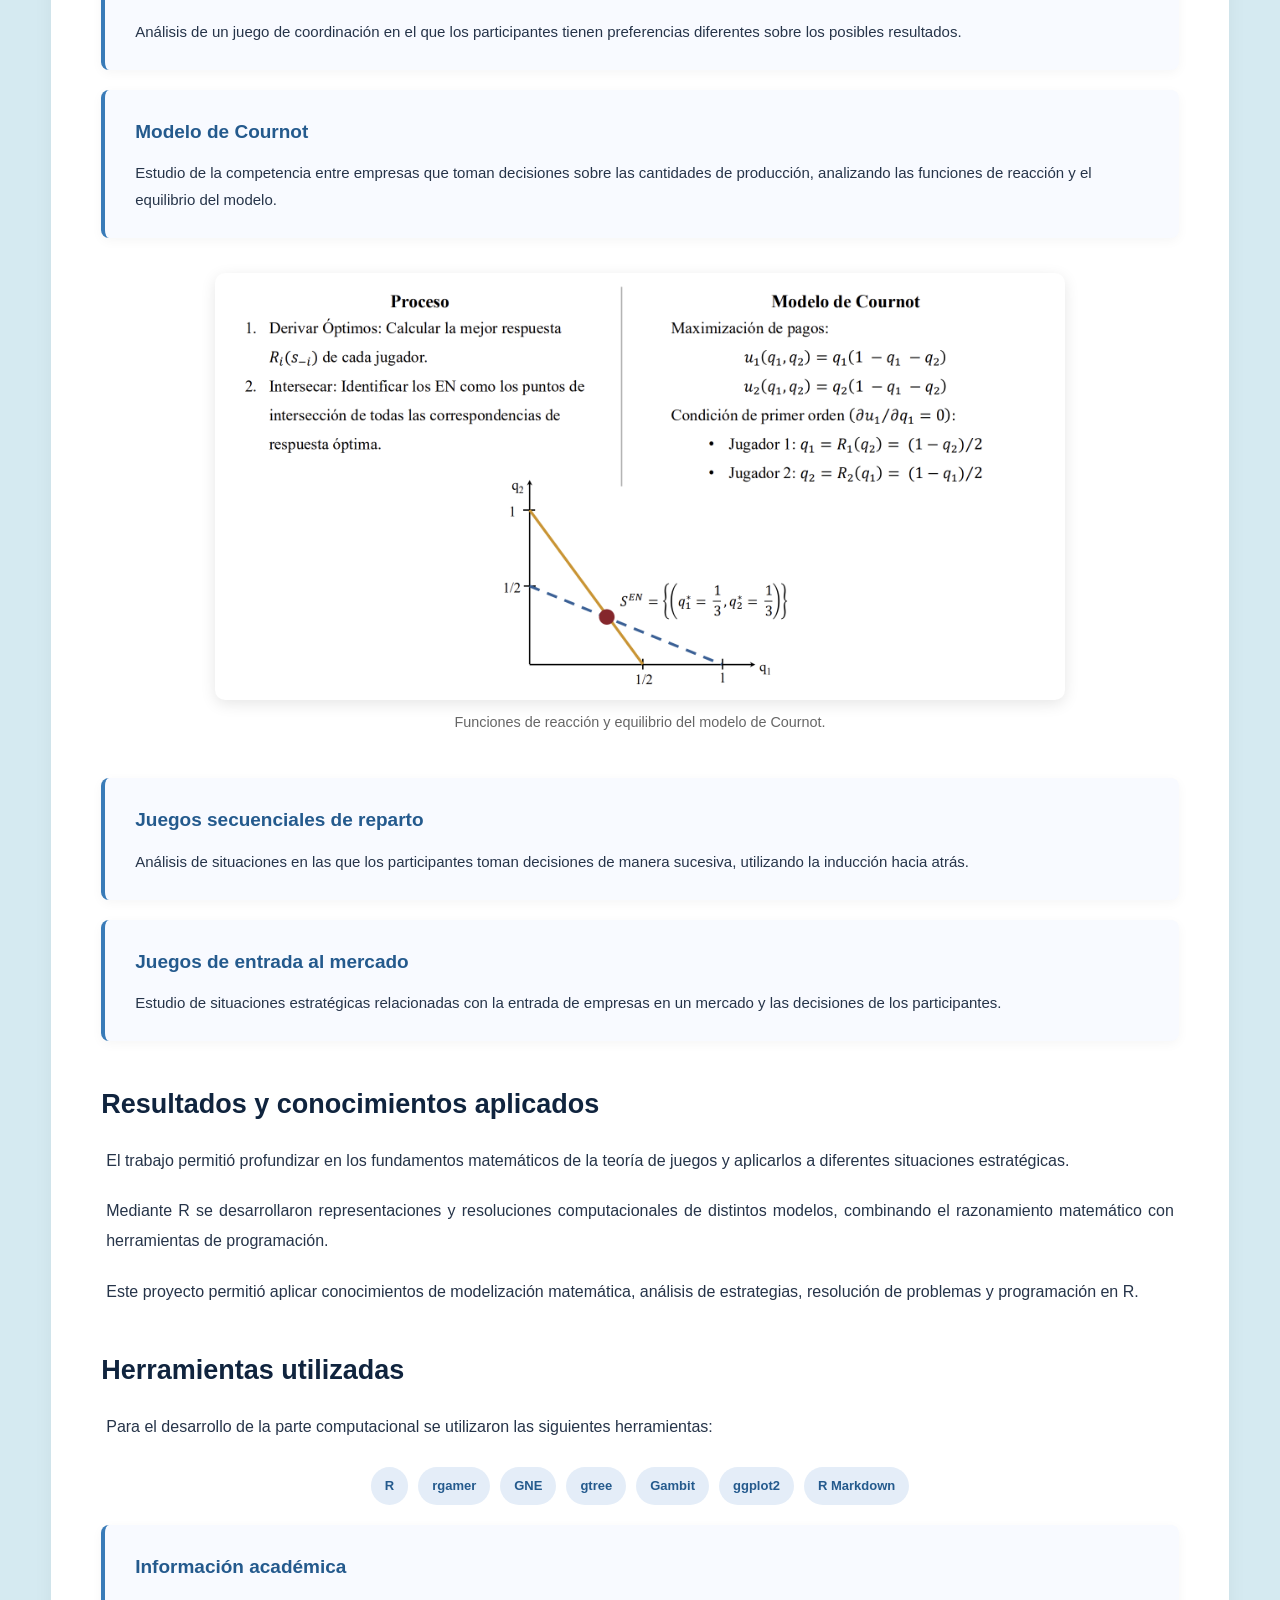
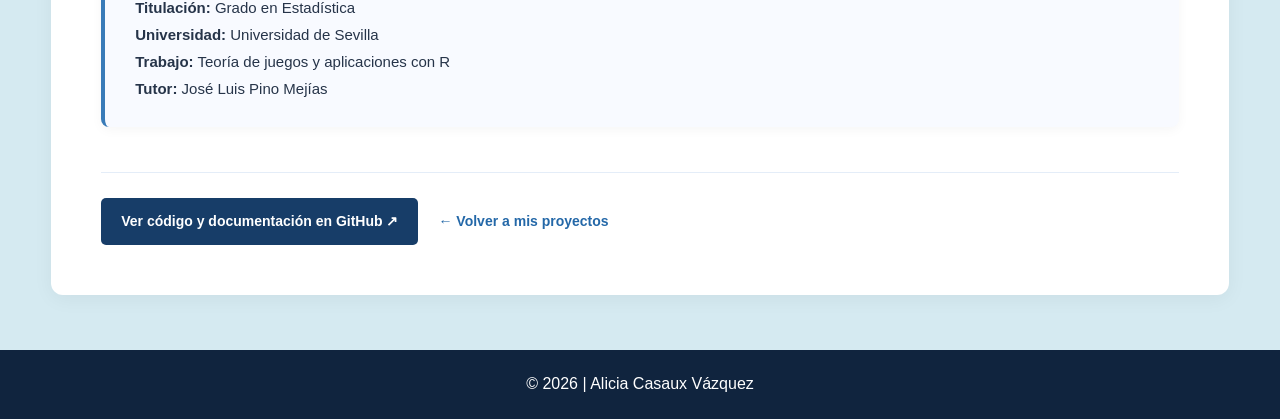
<file: proyecto-tfg.html>
<!DOCTYPE html>
<html lang="es">

<head>
    <meta charset="UTF-8">
    <meta name="viewport" content="width=device-width, initial-scale=1.0">

    <meta name="description"
        content="Trabajo de Fin de Grado sobre teoría de juegos y aplicaciones computacionales con R.">

    <title>TFG - Teoría de juegos | Portfolio</title>

    <link rel="stylesheet" href="proyectos.css">
</head>

<body>

    <!-- CABECERA -->
    <header>
        <nav class="navbar">
            <a href="index.html" class="logo">Alicia Casaux Vázquez</a>

            <a href="index.html" class="back-home">
                ← Volver al inicio
            </a>
        </nav>
    </header>

    <main>

        <!-- PRESENTACIÓN DEL PROYECTO -->
        <section class="project-hero">

            <p class="intro">PROYECTO ACADÉMICO · GRADO EN ESTADÍSTICA · UNIVERSIDAD DE SEVILLA</p>

            <h1>Teoría de juegos y aplicaciones con R</h1>

            <p>
                Trabajo de Fin de Grado centrado en el estudio de
                la teoría de juegos, sus fundamentos matemáticos
                y su aplicación computacional mediante el lenguaje
                de programación R.
            </p>

            <div class="technologies">
                <span>R</span>
                <span>Teoría de juegos</span>
                <span>Modelización matemática</span>
                <span>Equilibrio de Nash</span>
                <span>Análisis computacional</span>
            </div>

        </section>


        <!-- CONTENIDO PRINCIPAL -->
        <section class="project-detail">

            <!-- DESCRIPCIÓN -->
            <h2>Descripción del trabajo</h2>

            <p>
                La teoría de juegos es una rama de las matemáticas
                que estudia situaciones estratégicas en las que las
                decisiones de cada participante influyen en los
                resultados obtenidos por los demás.
            </p>

            <p>
                En este trabajo se estudian diferentes tipos de juegos,
                sus formas de representación y los principales conceptos
                utilizados para analizar sus soluciones. Se presta
                especial atención a los juegos estáticos y dinámicos
                con información completa, abordando conceptos como
                las estrategias dominantes, la eliminación de
                estrategias dominadas y el equilibrio de Nash.
            </p>

            <p>
                La parte práctica utiliza R y diferentes herramientas
                específicas para representar juegos, analizar
                estrategias y obtener soluciones computacionales.
            </p>


            <!-- CONTENIDOS DESARROLLADOS -->
            <h2>Contenidos desarrollados</h2>

            <!-- 1. FUNDAMENTOS -->
            <div class="detail-card">

                <h3>1. Fundamentos de la teoría de juegos</h3>

                <p>
                    Estudio de los componentes fundamentales de un juego,
                    incluyendo jugadores, estrategias y pagos, así como
                    las principales clasificaciones y formas de
                    representación.
                </p>

                <p>
                    Se abordan los juegos cooperativos y no cooperativos,
                    estáticos y dinámicos, y los modelos con información
                    completa e incompleta.
                </p>

            </div>

            <!-- IMÁGENES DE FUNDAMENTOS -->
            <div class="project-image">

                <figure>
                    <img src="img/TFG/tfg1.png"
                        alt="Elementos fundamentales de la teoría de juegos">
                    <figcaption>
                        Elementos fundamentales: jugadores, estrategias y pagos.
                    </figcaption>
                </figure>

                <figure>
                    <img src="img/TFG/tfg2.png"
                        alt="Clasificación de los juegos">
                    <figcaption>
                        Clasificación de los diferentes tipos de juegos.
                    </figcaption>
                </figure>

                <figure>
                    <img src="img/TFG/tfg3.png"
                        alt="Formas de representación de los juegos">
                    <figcaption>
                        Formas de representación de los juegos.
                    </figcaption>
                </figure>

            </div>


            <!-- 2. ESTRATEGIAS -->
            <div class="detail-card">

                <h3>2. Estrategias y conceptos de solución</h3>

                <p>
                    Análisis de las estrategias disponibles para los
                    participantes, incluyendo estrategias dominantes,
                    dominadas y procedimientos de eliminación iterativa.
                </p>

                <p>
                    También se estudian las mejores respuestas y
                    los criterios utilizados para identificar
                    soluciones en diferentes tipos de juegos.
                </p>

            </div>


            <!-- 3. EQUILIBRIO DE NASH -->
            <div class="detail-card">

                <h3>3. Equilibrio de Nash y juegos dinámicos</h3>

                <p>
                    Estudio del equilibrio de Nash en estrategias
                    puras y mixtas, así como de la optimalidad
                    de Pareto y el equilibrio perfecto en subjuegos.
                </p>

                <p>
                    Se introduce la inducción hacia atrás como
                    procedimiento para resolver juegos dinámicos
                    representados en forma extensiva.
                </p>

            </div>


            <!-- 4. APLICACIONES COMPUTACIONALES -->
            <div class="detail-card">

                <h3>4. Aplicaciones computacionales con R</h3>

                <p>
                    Utilización del lenguaje R y de diferentes
                    herramientas para representar juegos,
                    analizar sus características y calcular
                    sus soluciones.
                </p>

                <p>
                    Se trabaja con paquetes y herramientas como
                    rgamer, GNE y gtree, además de Gambit,
                    para estudiar diferentes modelos.
                </p>

            </div>

            <!-- IMÁGENES DE APLICACIONES COMPUTACIONALES -->
            <div class="project-image">

                <figure>
                    <img src="img/TFG/tfg4.png"
                        alt="Representación de juegos en forma normal con R">
                    <figcaption>
                        Representación de juegos en forma normal con R.
                    </figcaption>
                </figure>

                <figure>
                    <img src="img/TFG/tfg5.png"
                        alt="Representación de juegos en forma extensiva con R">
                    <figcaption>
                        Representación de juegos en forma extensiva con R.
                    </figcaption>
                </figure>

                <figure>
                    <img src="img/TFG/tfg6.png"
                        alt="Aplicación de la herramienta GNE">
                    <figcaption>
                        Aplicación de la herramienta GNE.
                    </figcaption>
                </figure>

                <figure>
                    <img src="img/TFG/tfg7.png"
                        alt="Aplicación de gtree y Gambit">
                    <figcaption>
                        Representación y análisis de juegos mediante gtree y Gambit.
                    </figcaption>
                </figure>

            </div>


            <!-- CASOS PRÁCTICOS -->
            <h2>Casos prácticos analizados</h2>

            <p>
                Los conceptos teóricos se aplican a diferentes
                situaciones estratégicas para estudiar las decisiones
                de los participantes y los resultados que pueden
                alcanzarse.
            </p>


            <!-- DILEMA DEL PRISIONERO -->
            <div class="detail-card">

                <h3>Dilema del prisionero</h3>

                <p>
                    Análisis de un juego clásico de decisiones
                    estratégicas, estudiando las estrategias
                    disponibles y el equilibrio resultante.
                </p>

            </div>

            <div class="project-image single-image">

                <figure>
                    <img src="img/TFG/tfg8.png"
                        alt="Representación del dilema del prisionero" class="imagen-pequena">
                    <figcaption>
                        Representación y análisis del dilema del prisionero.
                    </figcaption>
                </figure>

            </div>


            <!-- PIEDRA, PAPEL O TIJERA -->
            <div class="detail-card">

                <h3>Piedra, papel o tijera</h3>

                <p>
                    Estudio de un juego de estrategias mixtas,
                    analizando la distribución de probabilidades
                    y las condiciones de equilibrio.
                </p>

            </div>


            <!-- BATALLA DE LOS SEXOS -->
            <div class="detail-card">

                <h3>Batalla de los sexos</h3>

                <p>
                    Análisis de un juego de coordinación en el que
                    los participantes tienen preferencias diferentes
                    sobre los posibles resultados.
                </p>

            </div>


            <!-- MODELO DE COURNOT -->
            <div class="detail-card">

                <h3>Modelo de Cournot</h3>

                <p>
                    Estudio de la competencia entre empresas
                    que toman decisiones sobre las cantidades
                    de producción, analizando las funciones
                    de reacción y el equilibrio del modelo.
                </p>

            </div>

            <div class="project-image single-image">

                <figure>
                    <img src="img/TFG/tfg9.png"
                        alt="Representación del modelo de Cournot">
                    <figcaption>
                        Funciones de reacción y equilibrio del modelo de Cournot.
                    </figcaption>
                </figure>

            </div>


            <!-- JUEGOS SECUENCIALES -->
            <div class="detail-card">

                <h3>Juegos secuenciales de reparto</h3>

                <p>
                    Análisis de situaciones en las que los
                    participantes toman decisiones de manera
                    sucesiva, utilizando la inducción hacia atrás.
                </p>

            </div>


            <!-- JUEGOS DE ENTRADA AL MERCADO -->
            <div class="detail-card">

                <h3>Juegos de entrada al mercado</h3>

                <p>
                    Estudio de situaciones estratégicas relacionadas
                    con la entrada de empresas en un mercado y las
                    decisiones de los participantes.
                </p>

            </div>


            <!-- RESULTADOS -->
            <h2>Resultados y conocimientos aplicados</h2>

            <p>
                El trabajo permitió profundizar en los fundamentos
                matemáticos de la teoría de juegos y aplicarlos
                a diferentes situaciones estratégicas.
            </p>

            <p>
                Mediante R se desarrollaron representaciones
                y resoluciones computacionales de distintos modelos,
                combinando el razonamiento matemático con herramientas
                de programación.
            </p>

            <p>
                Este proyecto permitió aplicar conocimientos de
                modelización matemática, análisis de estrategias,
                resolución de problemas y programación en R.
            </p>


            <!-- HERRAMIENTAS -->
            <h2>Herramientas utilizadas</h2>

            <p>
                Para el desarrollo de la parte computacional
                se utilizaron las siguientes herramientas:
            </p>

            <div class="technologies">
                <span>R</span>
                <span>rgamer</span>
                <span>GNE</span>
                <span>gtree</span>
                <span>Gambit</span>
                <span>ggplot2</span>
                <span>R Markdown</span>
            </div>


            <!-- INFORMACIÓN ACADÉMICA -->
            <div class="detail-card academic-card">

                <h3>Información académica</h3>

                <p>
                    <strong>Titulación:</strong> Grado en Estadística
                </p>

                <p>
                    <strong>Universidad:</strong> Universidad de Sevilla
                </p>

                <p>
                    <strong>Trabajo:</strong> Teoría de juegos y aplicaciones con R
                </p>

                <p>
                    <strong>Tutor:</strong> José Luis Pino Mejías
                </p>

            </div>


            <!-- ENLACES -->
            <div class="project-actions">

                <a href="https://github.com/AliciaCx/TFG.-Teoria-de-juegos"
                    target="_blank"
                    rel="noopener noreferrer"
                    class="project-link">
                    Ver código y documentación en GitHub ↗
                </a>

                <a href="index.html#proyectos" class="back-link">
                    ← Volver a mis proyectos
                </a>

            </div>

        </section>

    </main>


    <!-- PIE DE PÁGINA -->
    <footer>
        <p>© <span id="year"></span> | Alicia Casaux Vázquez</p>
    </footer>


    <script src="script.js"></script>

</body>
</html>
</file>
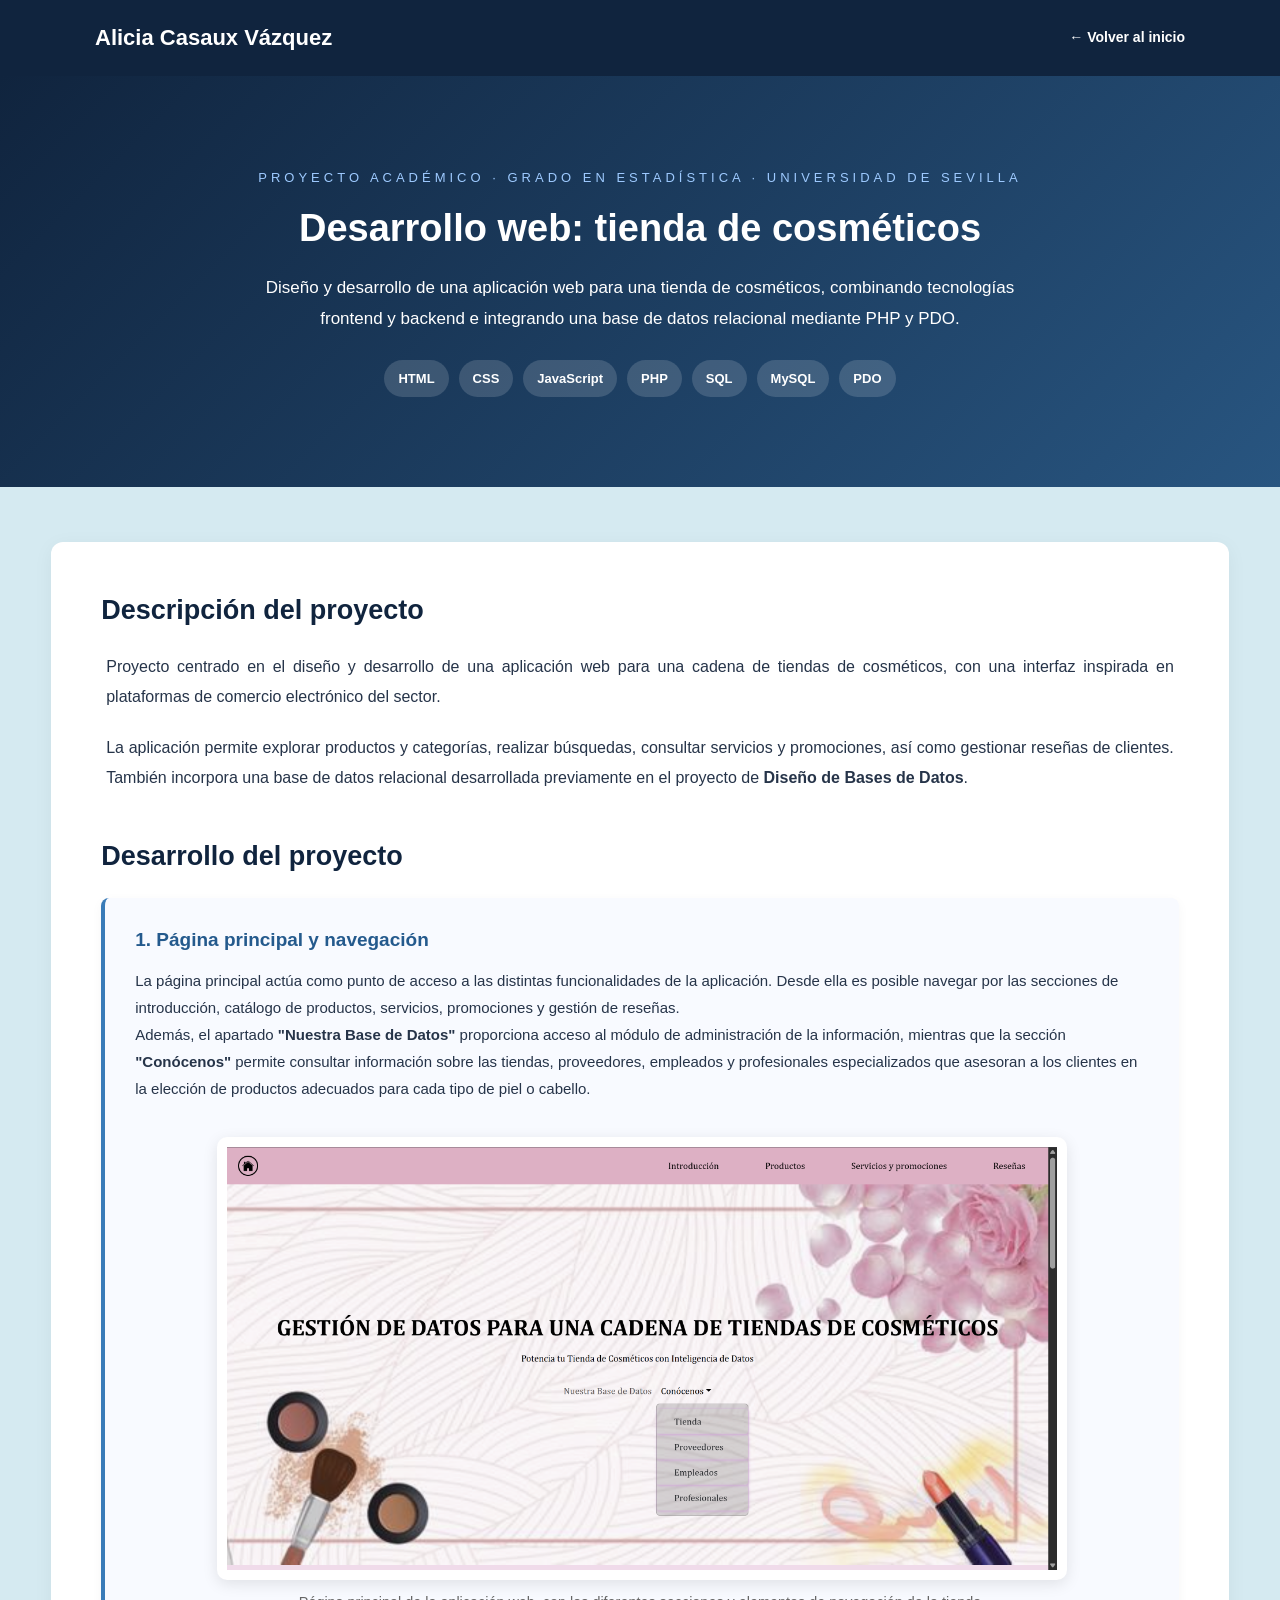
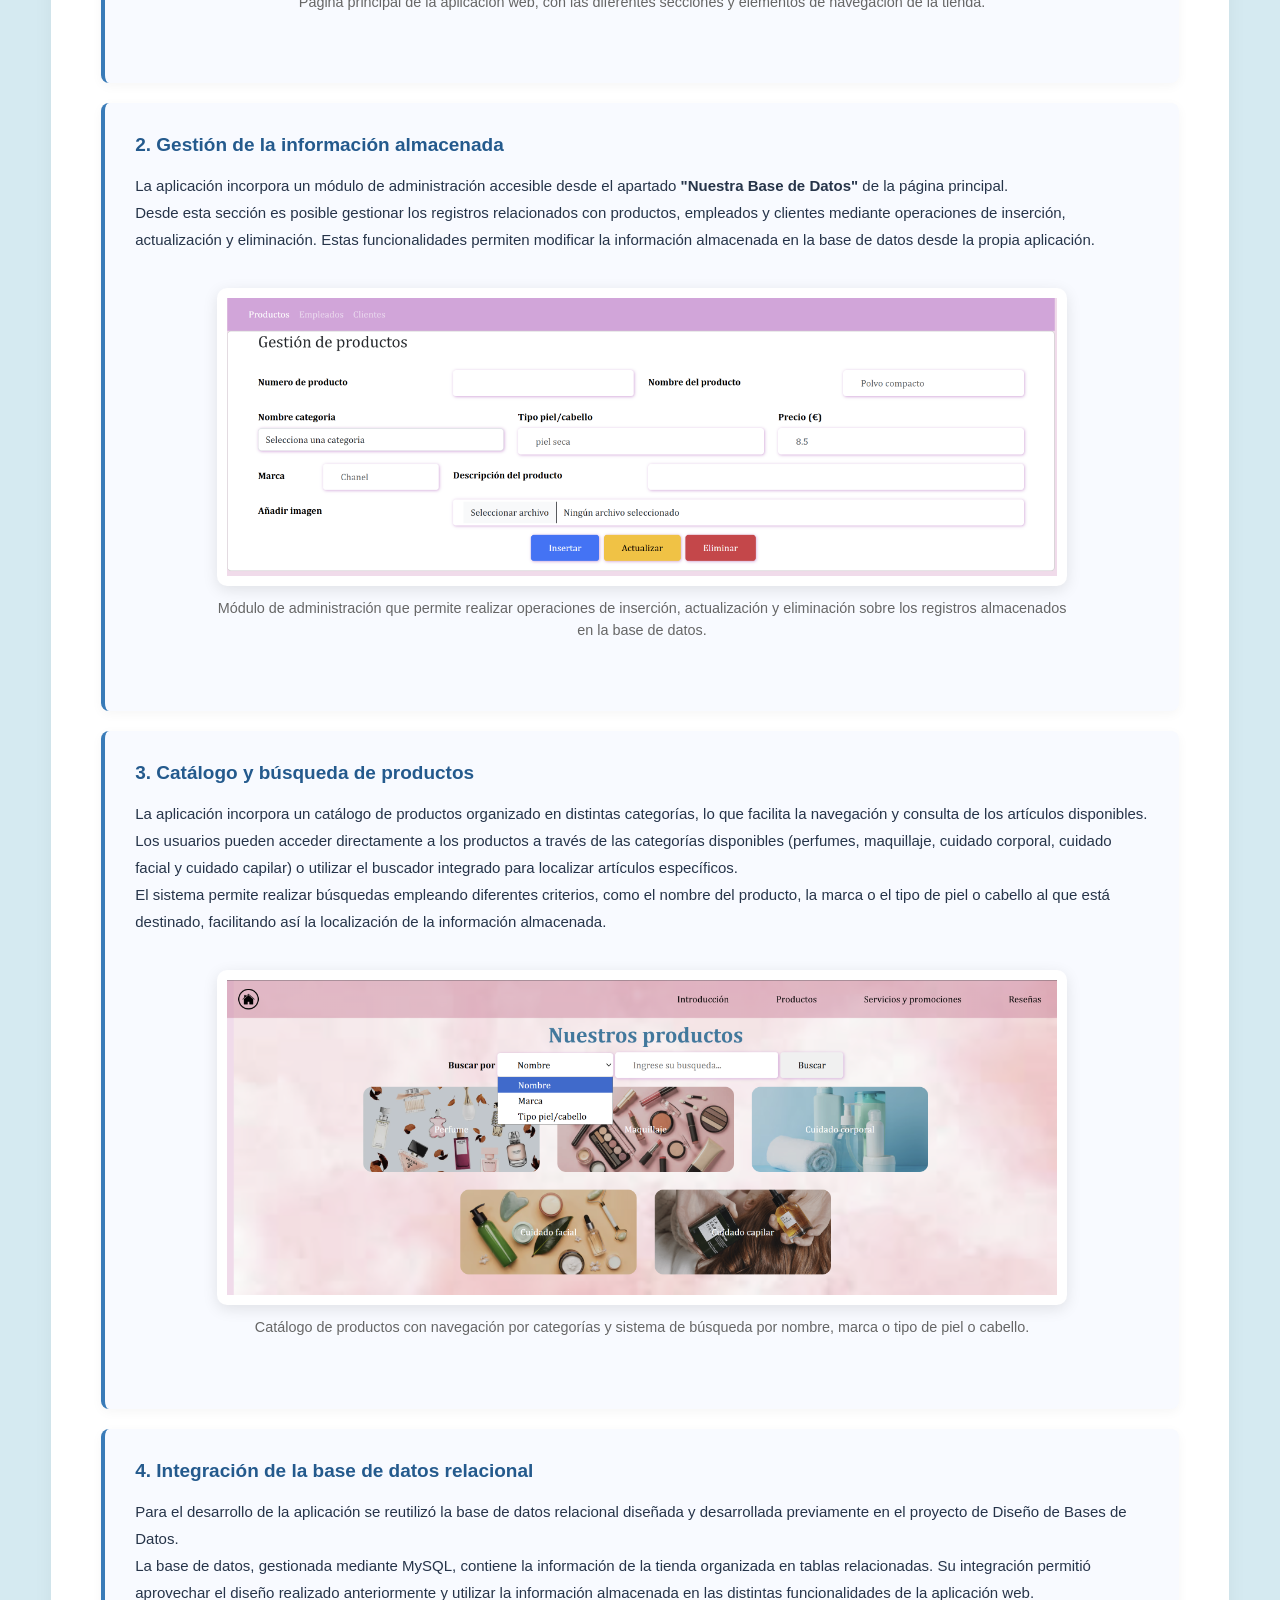
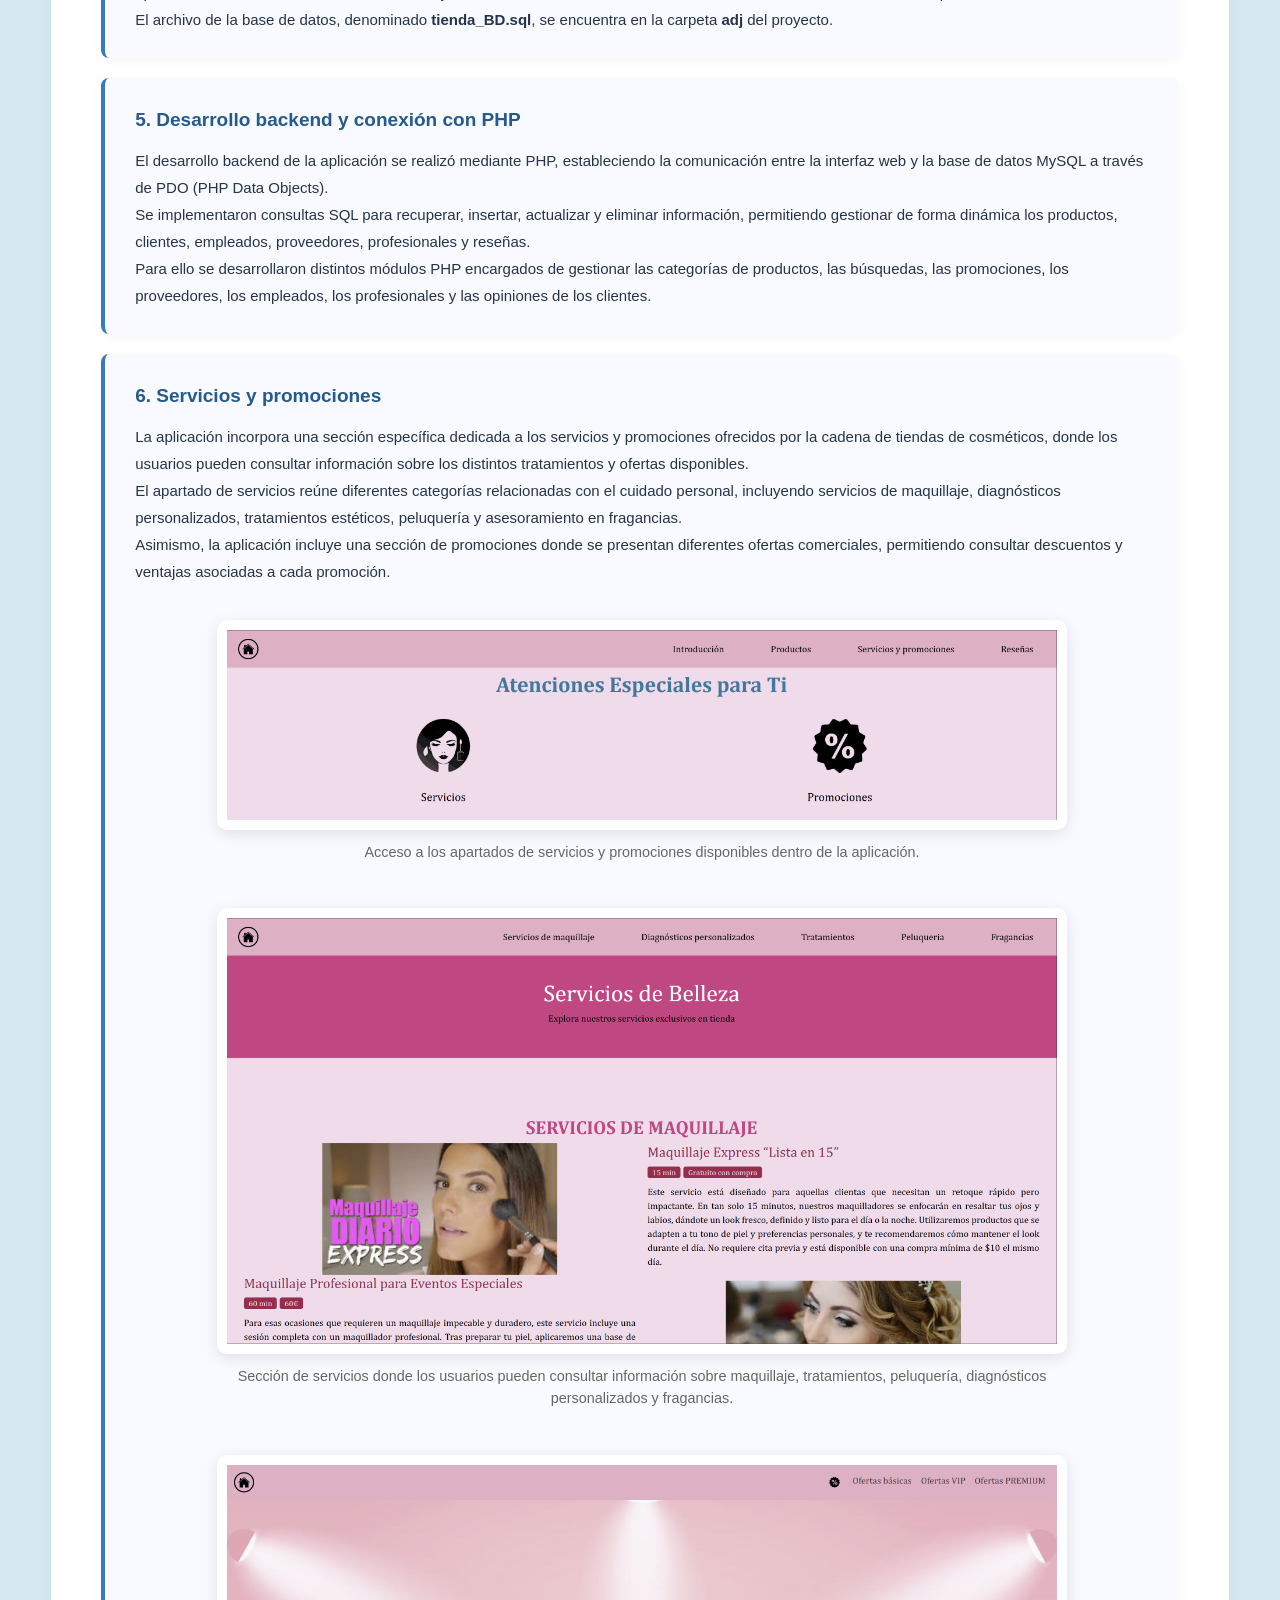
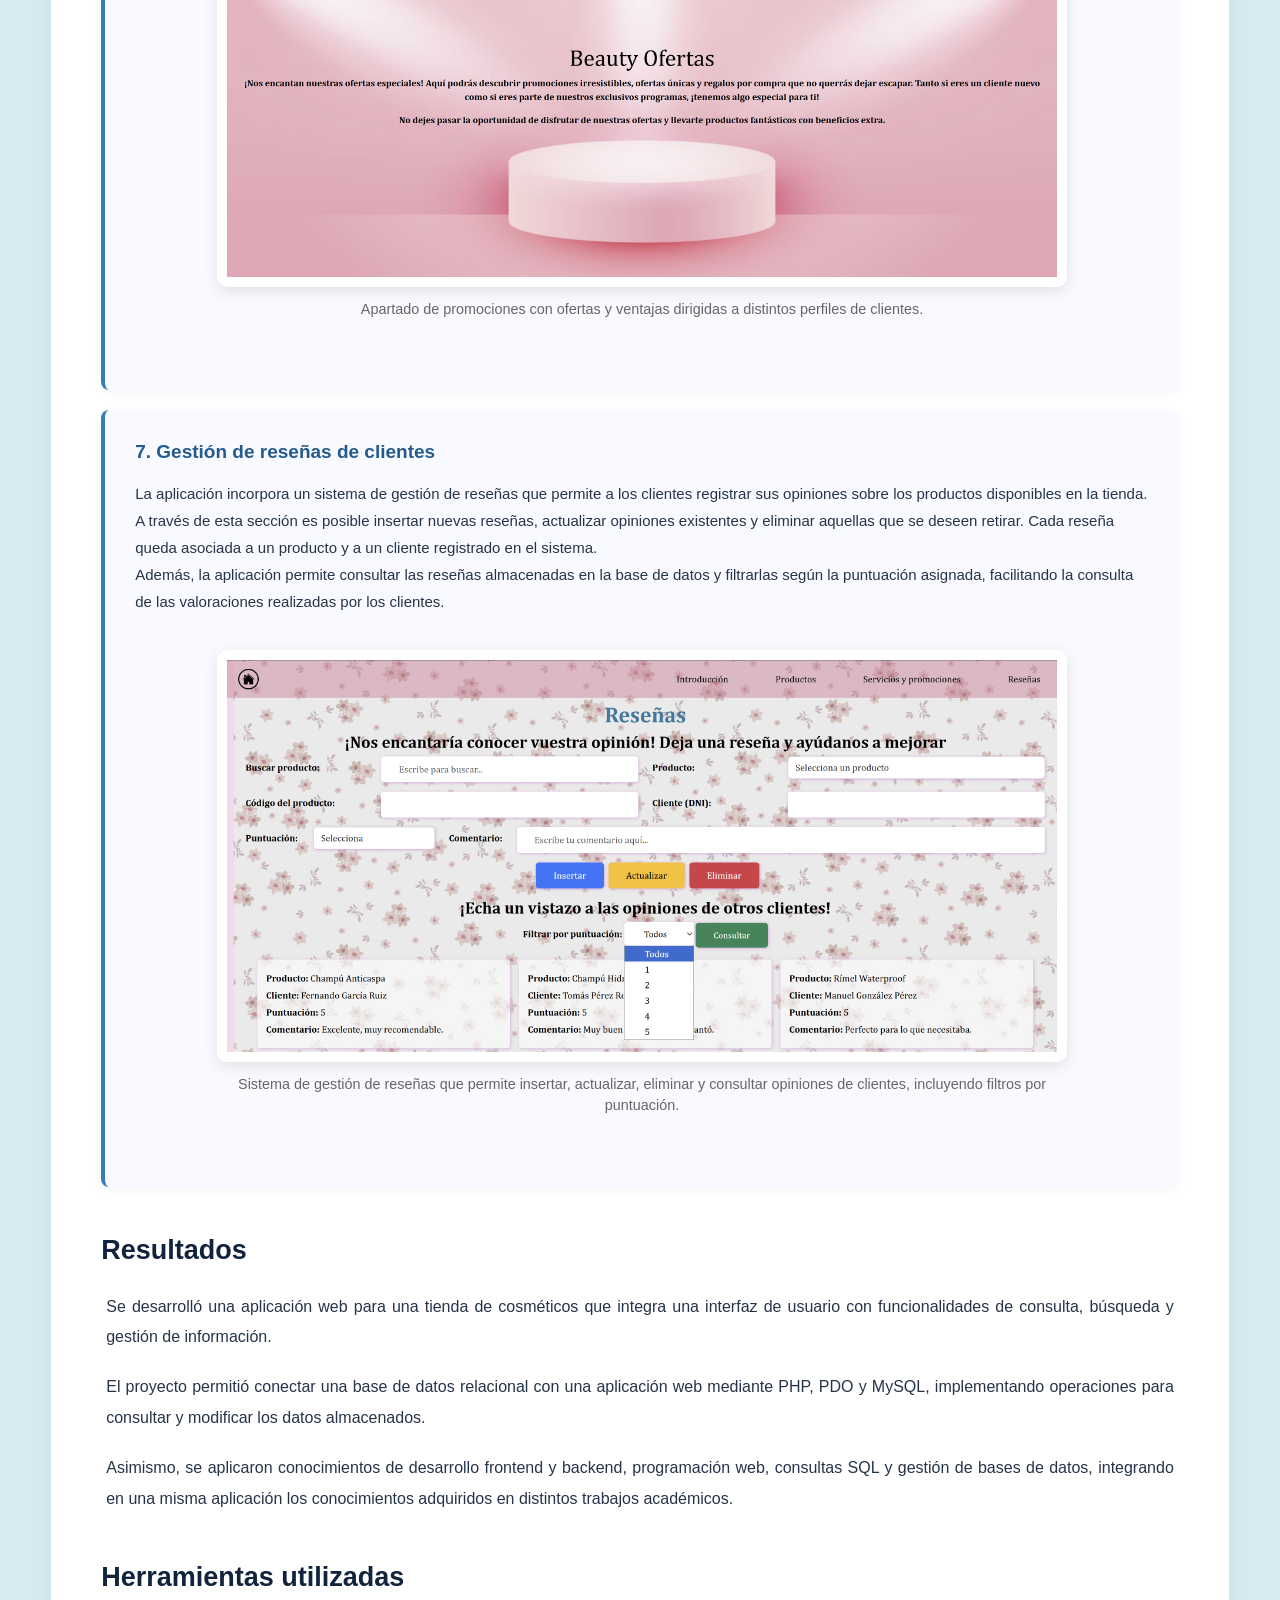
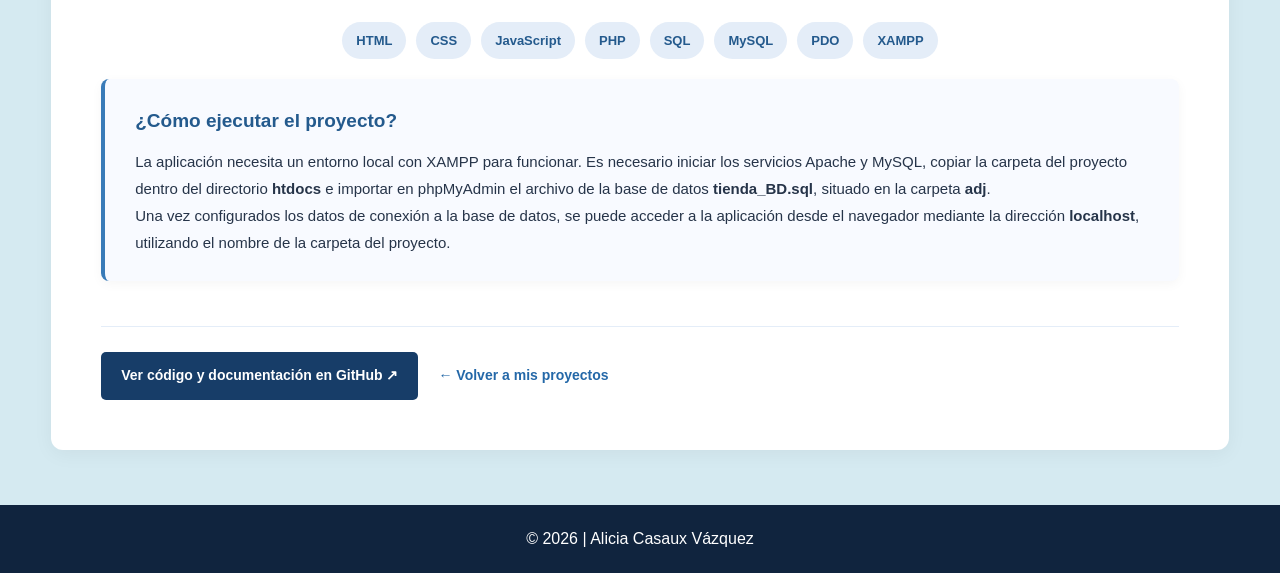
<file: proyecto-tienda-web.html>
<!DOCTYPE html>
<html lang="es">

<head>
    <meta charset="UTF-8">
    <meta name="viewport" content="width=device-width, initial-scale=1.0">

    <meta name="description"
        content="Proyecto académico de desarrollo web de una tienda de cosméticos mediante HTML, CSS, JavaScript, PHP y MySQL.">

    <title>Desarrollo web | Portfolio</title>

    <link rel="stylesheet" href="proyectos.css">
</head>

<body>

    <!-- CABECERA -->
    <header>
        <nav class="navbar">
            <a href="index.html" class="logo">Alicia Casaux Vázquez</a>

            <a href="index.html" class="back-home">
                ← Volver al inicio
            </a>
        </nav>
    </header>

    <main>

        <!-- PRESENTACIÓN -->
        <section class="project-hero">

            <p class="intro">
                PROYECTO ACADÉMICO · GRADO EN ESTADÍSTICA · UNIVERSIDAD DE SEVILLA
            </p>

            <h1>Desarrollo web: tienda de cosméticos</h1>

            <p>
                Diseño y desarrollo de una aplicación web para una tienda
                de cosméticos, combinando tecnologías frontend y backend
                e integrando una base de datos relacional mediante PHP
                y PDO.
            </p>

            <div class="technologies">
                <span>HTML</span>
                <span>CSS</span>
                <span>JavaScript</span>
                <span>PHP</span>
                <span>SQL</span>
                <span>MySQL</span>
                <span>PDO</span>
            </div>

        </section>


        <!-- DETALLE DEL PROYECTO -->
        <section class="project-detail">

            <!-- DESCRIPCIÓN -->
            <h2>Descripción del proyecto</h2>

            <p>
                Proyecto centrado en el diseño y desarrollo de una
                aplicación web para una cadena de tiendas de cosméticos,
                con una interfaz inspirada en plataformas de comercio
                electrónico del sector.
            </p>

            <p>
                La aplicación permite explorar productos y categorías,
                realizar búsquedas, consultar servicios y promociones,
                así como gestionar reseñas de clientes. También incorpora
                una base de datos relacional desarrollada previamente
                en el proyecto de <strong>Diseño de Bases de Datos</strong>.
            </p>


            <!-- DESARROLLO -->
            <h2>Desarrollo del proyecto</h2>


            <!-- 1. PÁGINA PRINCIPAL -->
            <div class="detail-card">

                <h3>1. Página principal y navegación</h3>

                <p>
                    La página principal actúa como punto de acceso a las
                    distintas funcionalidades de la aplicación. Desde ella
                    es posible navegar por las secciones de introducción,
                    catálogo de productos, servicios, promociones y gestión
                    de reseñas.
                </p>

                <p>
                    Además, el apartado <strong>"Nuestra Base de Datos"</strong>
                    proporciona acceso al módulo de administración de la
                    información, mientras que la sección
                    <strong>"Conócenos"</strong> permite consultar información
                    sobre las tiendas, proveedores, empleados y profesionales
                    especializados que asesoran a los clientes en la elección
                    de productos adecuados para cada tipo de piel o cabello.
                </p>

                <div class="project-image">
                    <figure class="project-figure">

                        <img src="img/web/web1.png"
                            alt="Página principal de la tienda de cosméticos">

                        <figcaption>
                            Página principal de la aplicación web, con las
                            diferentes secciones y elementos de navegación
                            de la tienda.
                        </figcaption>

                    </figure>
                </div>

            </div>


            <!-- 2. GESTIÓN DE INFORMACIÓN -->
            <div class="detail-card">

                <h3>2. Gestión de la información almacenada</h3>

                <p>
                    La aplicación incorpora un módulo de administración
                    accesible desde el apartado
                    <strong>"Nuestra Base de Datos"</strong> de la página
                    principal.
                </p>

                <p>
                    Desde esta sección es posible gestionar los registros
                    relacionados con productos, empleados y clientes mediante
                    operaciones de inserción, actualización y eliminación.
                    Estas funcionalidades permiten modificar la información
                    almacenada en la base de datos desde la propia aplicación.
                </p>

                <div class="project-image">
                    <figure class="project-figure">

                        <img src="img/web/web2.png"
                            alt="Gestión de la base de datos de la tienda de cosméticos">

                        <figcaption>
                            Módulo de administración que permite realizar
                            operaciones de inserción, actualización y
                            eliminación sobre los registros almacenados
                            en la base de datos.
                        </figcaption>

                    </figure>
                </div>

            </div>


            <!-- 3. CATÁLOGO Y BÚSQUEDA -->
            <div class="detail-card">

                <h3>3. Catálogo y búsqueda de productos</h3>

                <p>
                    La aplicación incorpora un catálogo de productos
                    organizado en distintas categorías, lo que facilita
                    la navegación y consulta de los artículos disponibles.
                </p>

                <p>
                    Los usuarios pueden acceder directamente a los productos
                    a través de las categorías disponibles (perfumes,
                    maquillaje, cuidado corporal, cuidado facial y cuidado
                    capilar) o utilizar el buscador integrado para localizar
                    artículos específicos.
                </p>

                <p>
                    El sistema permite realizar búsquedas empleando diferentes
                    criterios, como el nombre del producto, la marca o el tipo
                    de piel o cabello al que está destinado, facilitando así
                    la localización de la información almacenada.
                </p>

                <div class="project-image">
                    <figure class="project-figure">

                        <img src="img/web/web3.png"
                            alt="Catálogo y búsqueda de productos">

                        <figcaption>
                            Catálogo de productos con navegación por categorías
                            y sistema de búsqueda por nombre, marca o tipo de
                            piel o cabello.
                        </figcaption>

                    </figure>
                </div>

            </div>


            <!-- 4. INTEGRACIÓN DE LA BASE DE DATOS -->
            <div class="detail-card">

                <h3>4. Integración de la base de datos relacional</h3>

                <p>
                    Para el desarrollo de la aplicación se reutilizó la
                    base de datos relacional diseñada y desarrollada
                    previamente en el proyecto de Diseño de Bases de Datos.
                </p>

                <p>
                    La base de datos, gestionada mediante MySQL, contiene
                    la información de la tienda organizada en tablas
                    relacionadas. Su integración permitió aprovechar
                    el diseño realizado anteriormente y utilizar la
                    información almacenada en las distintas funcionalidades
                    de la aplicación web.
                </p>

                <p>
                    El archivo de la base de datos, denominado
                    <strong>tienda_BD.sql</strong>, se encuentra en la
                    carpeta <strong>adj</strong> del proyecto.
                </p>

            </div>


            <!-- 5. BACKEND -->
            <div class="detail-card">

                <h3>5. Desarrollo backend y conexión con PHP</h3>

                <p>
                    El desarrollo backend de la aplicación se realizó
                    mediante PHP, estableciendo la comunicación entre
                    la interfaz web y la base de datos MySQL a través
                    de PDO (PHP Data Objects).
                </p>

                <p>
                    Se implementaron consultas SQL para recuperar,
                    insertar, actualizar y eliminar información,
                    permitiendo gestionar de forma dinámica los productos,
                    clientes, empleados, proveedores, profesionales
                    y reseñas.
                </p>

                <p>
                    Para ello se desarrollaron distintos módulos PHP
                    encargados de gestionar las categorías de productos,
                    las búsquedas, las promociones, los proveedores,
                    los empleados, los profesionales y las opiniones
                    de los clientes.
                </p>

            </div>


            <!-- 6. SERVICIOS Y PROMOCIONES -->
            <div class="detail-card">

                <h3>6. Servicios y promociones</h3>

                <p>
                    La aplicación incorpora una sección específica
                    dedicada a los servicios y promociones ofrecidos
                    por la cadena de tiendas de cosméticos, donde los
                    usuarios pueden consultar información sobre los
                    distintos tratamientos y ofertas disponibles.
                </p>

                <p>
                    El apartado de servicios reúne diferentes categorías
                    relacionadas con el cuidado personal, incluyendo
                    servicios de maquillaje, diagnósticos personalizados,
                    tratamientos estéticos, peluquería y asesoramiento
                    en fragancias.
                </p>

                <p>
                    Asimismo, la aplicación incluye una sección de
                    promociones donde se presentan diferentes ofertas
                    comerciales, permitiendo consultar descuentos y
                    ventajas asociadas a cada promoción.
                </p>

                <div class="project-image">
                    <figure class="project-figure">

                        <img src="img/web/web4.png"
                            alt="Apartados de servicios y promociones">

                        <figcaption>
                            Acceso a los apartados de servicios y promociones
                            disponibles dentro de la aplicación.
                        </figcaption>

                    </figure>
                </div>

                <div class="project-image">
                    <figure class="project-figure">

                        <img src="img/web/web5.png"
                            alt="Sección de servicios">

                        <figcaption>
                            Sección de servicios donde los usuarios pueden
                            consultar información sobre maquillaje,
                            tratamientos, peluquería, diagnósticos
                            personalizados y fragancias.
                        </figcaption>

                    </figure>
                </div>

                <div class="project-image">
                    <figure class="project-figure">

                        <img src="img/web/web6.png"
                            alt="Sección de promociones">

                        <figcaption>
                            Apartado de promociones con ofertas y ventajas
                            dirigidas a distintos perfiles de clientes.
                        </figcaption>

                    </figure>
                </div>

            </div>


            <!-- 7. RESEÑAS -->
            <div class="detail-card">

                <h3>7. Gestión de reseñas de clientes</h3>

                <p>
                    La aplicación incorpora un sistema de gestión de
                    reseñas que permite a los clientes registrar sus
                    opiniones sobre los productos disponibles en la tienda.
                </p>

                <p>
                    A través de esta sección es posible insertar nuevas
                    reseñas, actualizar opiniones existentes y eliminar
                    aquellas que se deseen retirar. Cada reseña queda
                    asociada a un producto y a un cliente registrado
                    en el sistema.
                </p>

                <p>
                    Además, la aplicación permite consultar las reseñas
                    almacenadas en la base de datos y filtrarlas según
                    la puntuación asignada, facilitando la consulta
                    de las valoraciones realizadas por los clientes.
                </p>

                <div class="project-image">
                    <figure class="project-figure">

                        <img src="img/web/web7.png"
                            alt="Sistema de gestión de reseñas">

                        <figcaption>
                            Sistema de gestión de reseñas que permite
                            insertar, actualizar, eliminar y consultar
                            opiniones de clientes, incluyendo filtros
                            por puntuación.
                        </figcaption>

                    </figure>
                </div>

            </div>


            <!-- RESULTADOS -->
            <h2>Resultados</h2>

            <p>
                Se desarrolló una aplicación web para una tienda de
                cosméticos que integra una interfaz de usuario con
                funcionalidades de consulta, búsqueda y gestión
                de información.
            </p>

            <p>
                El proyecto permitió conectar una base de datos
                relacional con una aplicación web mediante PHP,
                PDO y MySQL, implementando operaciones para
                consultar y modificar los datos almacenados.
            </p>

            <p>
                Asimismo, se aplicaron conocimientos de desarrollo
                frontend y backend, programación web, consultas SQL
                y gestión de bases de datos, integrando en una misma
                aplicación los conocimientos adquiridos en distintos
                trabajos académicos.
            </p>


            <!-- HERRAMIENTAS -->
            <h2>Herramientas utilizadas</h2>

            <div class="technologies">
                <span>HTML</span>
                <span>CSS</span>
                <span>JavaScript</span>
                <span>PHP</span>
                <span>SQL</span>
                <span>MySQL</span>
                <span>PDO</span>
                <span>XAMPP</span>
            </div>


            <!-- EJECUCIÓN DEL PROYECTO -->
            <div class="detail-card">

                <h3>¿Cómo ejecutar el proyecto?</h3>

                <p>
                    La aplicación necesita un entorno local con XAMPP
                    para funcionar. Es necesario iniciar los servicios
                    Apache y MySQL, copiar la carpeta del proyecto
                    dentro del directorio <strong>htdocs</strong>
                    e importar en phpMyAdmin el archivo de la base
                    de datos <strong>tienda_BD.sql</strong>, situado
                    en la carpeta <strong>adj</strong>.
                </p>

                <p>
                    Una vez configurados los datos de conexión a la
                    base de datos, se puede acceder a la aplicación
                    desde el navegador mediante la dirección
                    <strong>localhost</strong>, utilizando el nombre
                    de la carpeta del proyecto.
                </p>

            </div>


            <!-- ENLACES -->
            <div class="project-actions">

                <a href="https://github.com/AliciaCx/web-tienda"
                    target="_blank"
                    rel="noopener noreferrer"
                    class="project-link">
                    Ver código y documentación en GitHub ↗
                </a>

                <a href="index.html#proyectos"
                    class="back-link">
                    ← Volver a mis proyectos
                </a>

            </div>

        </section>

    </main>


    <!-- PIE DE PÁGINA -->
    <footer>
        <p>© <span id="year"></span> | Alicia Casaux Vázquez</p>
    </footer>

    <script src="script.js"></script>

</body>

</html>
</file>
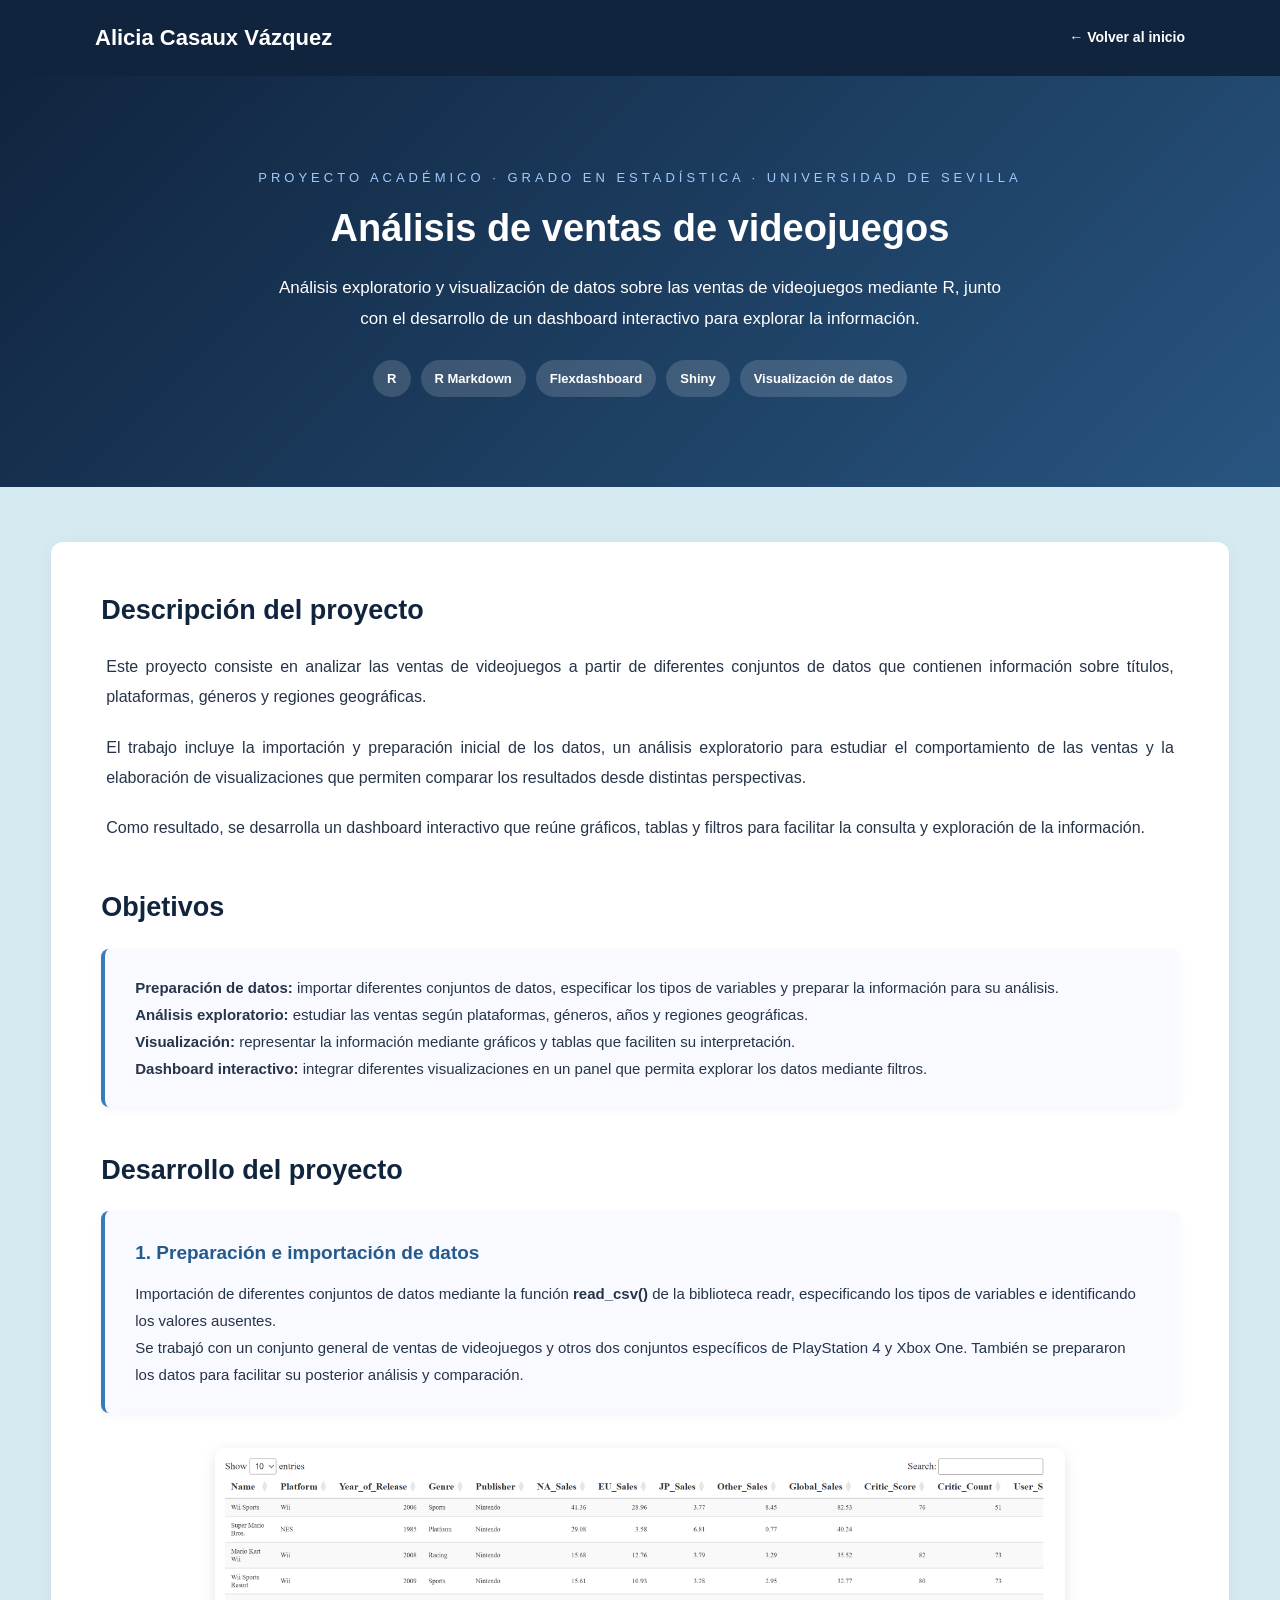
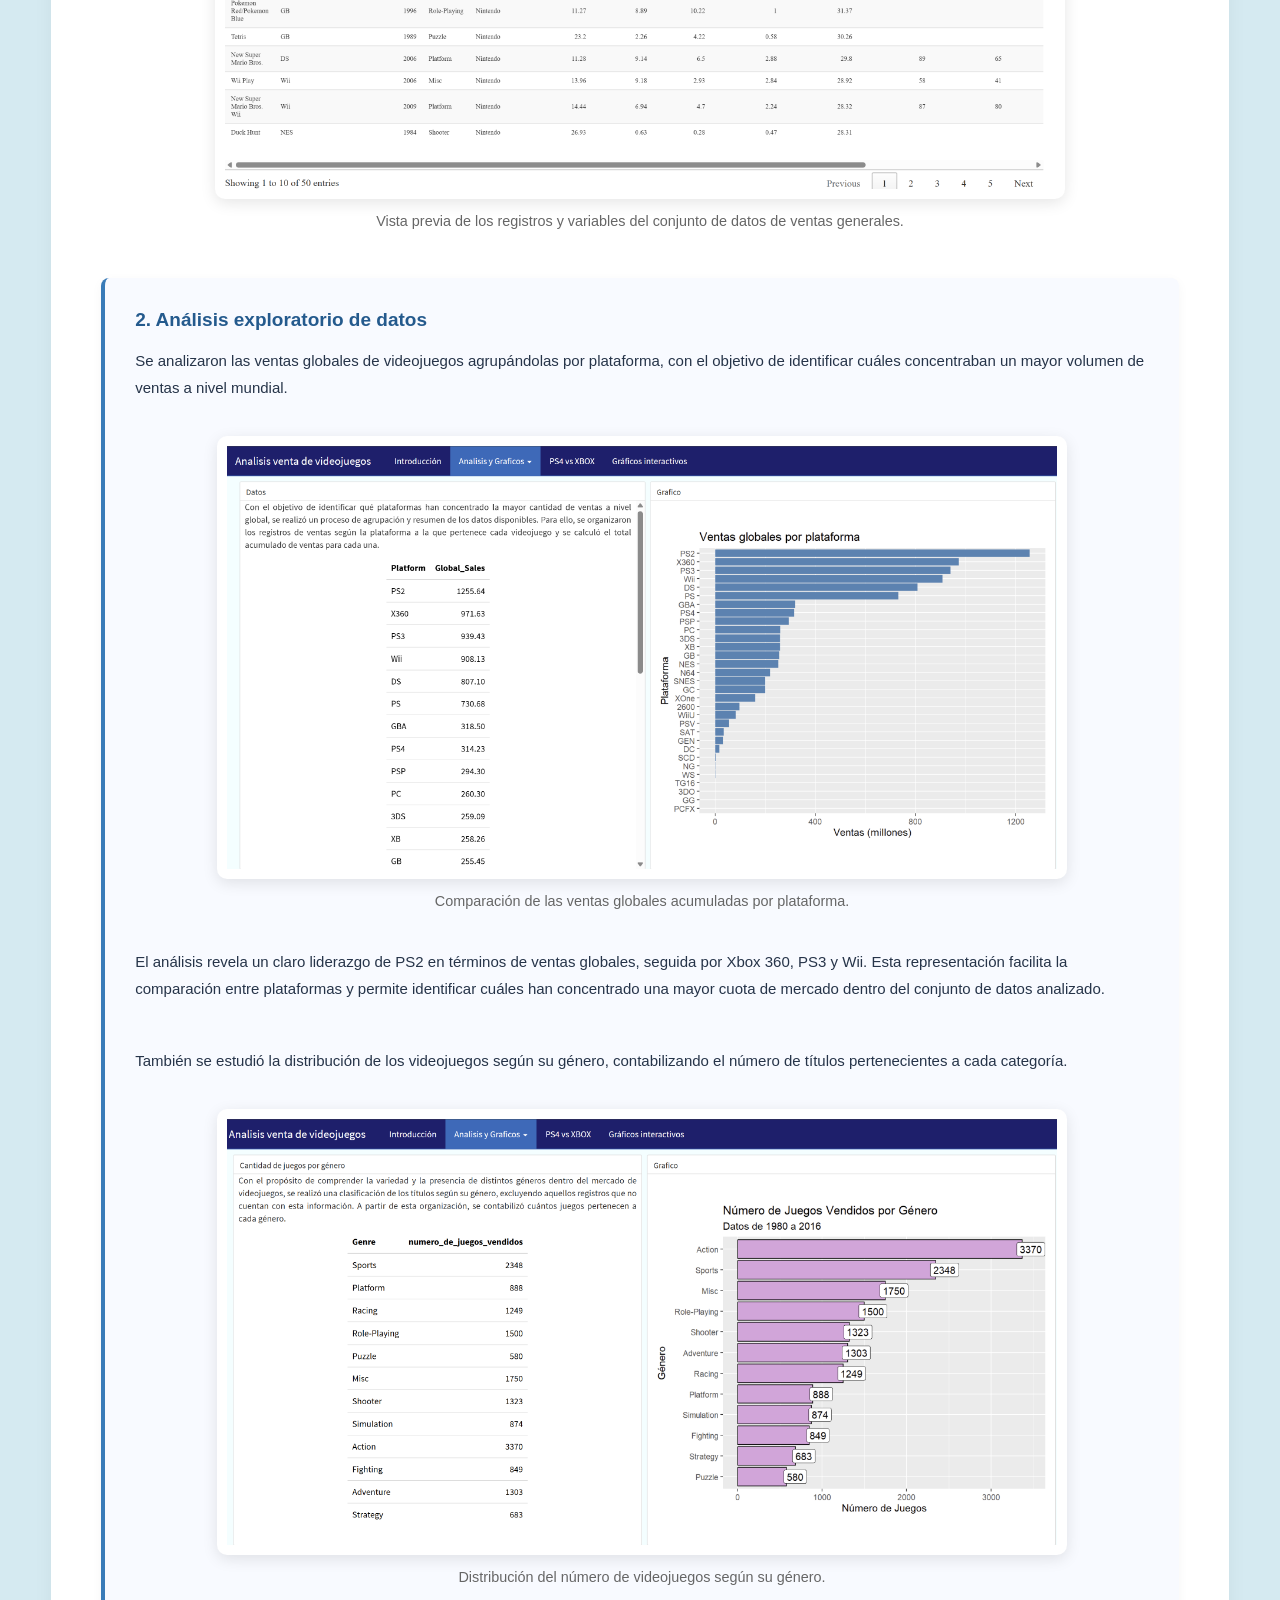
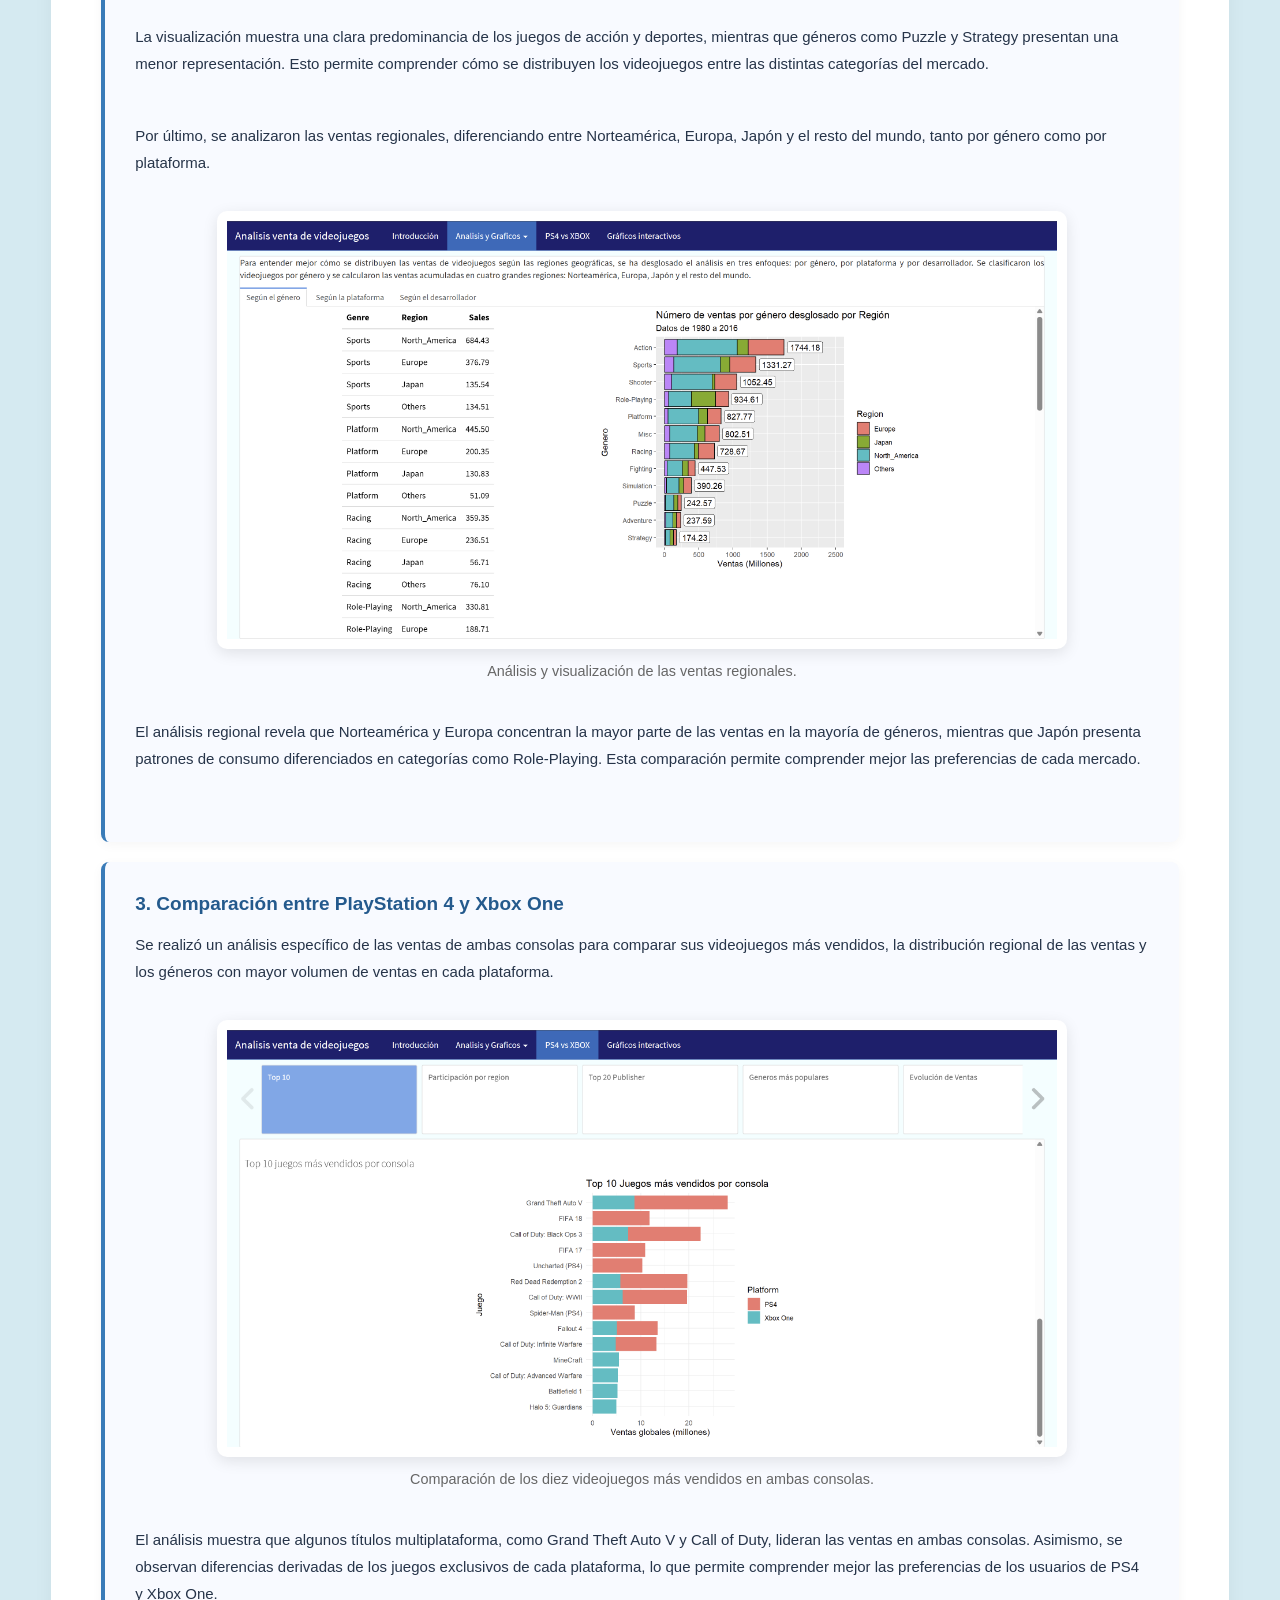
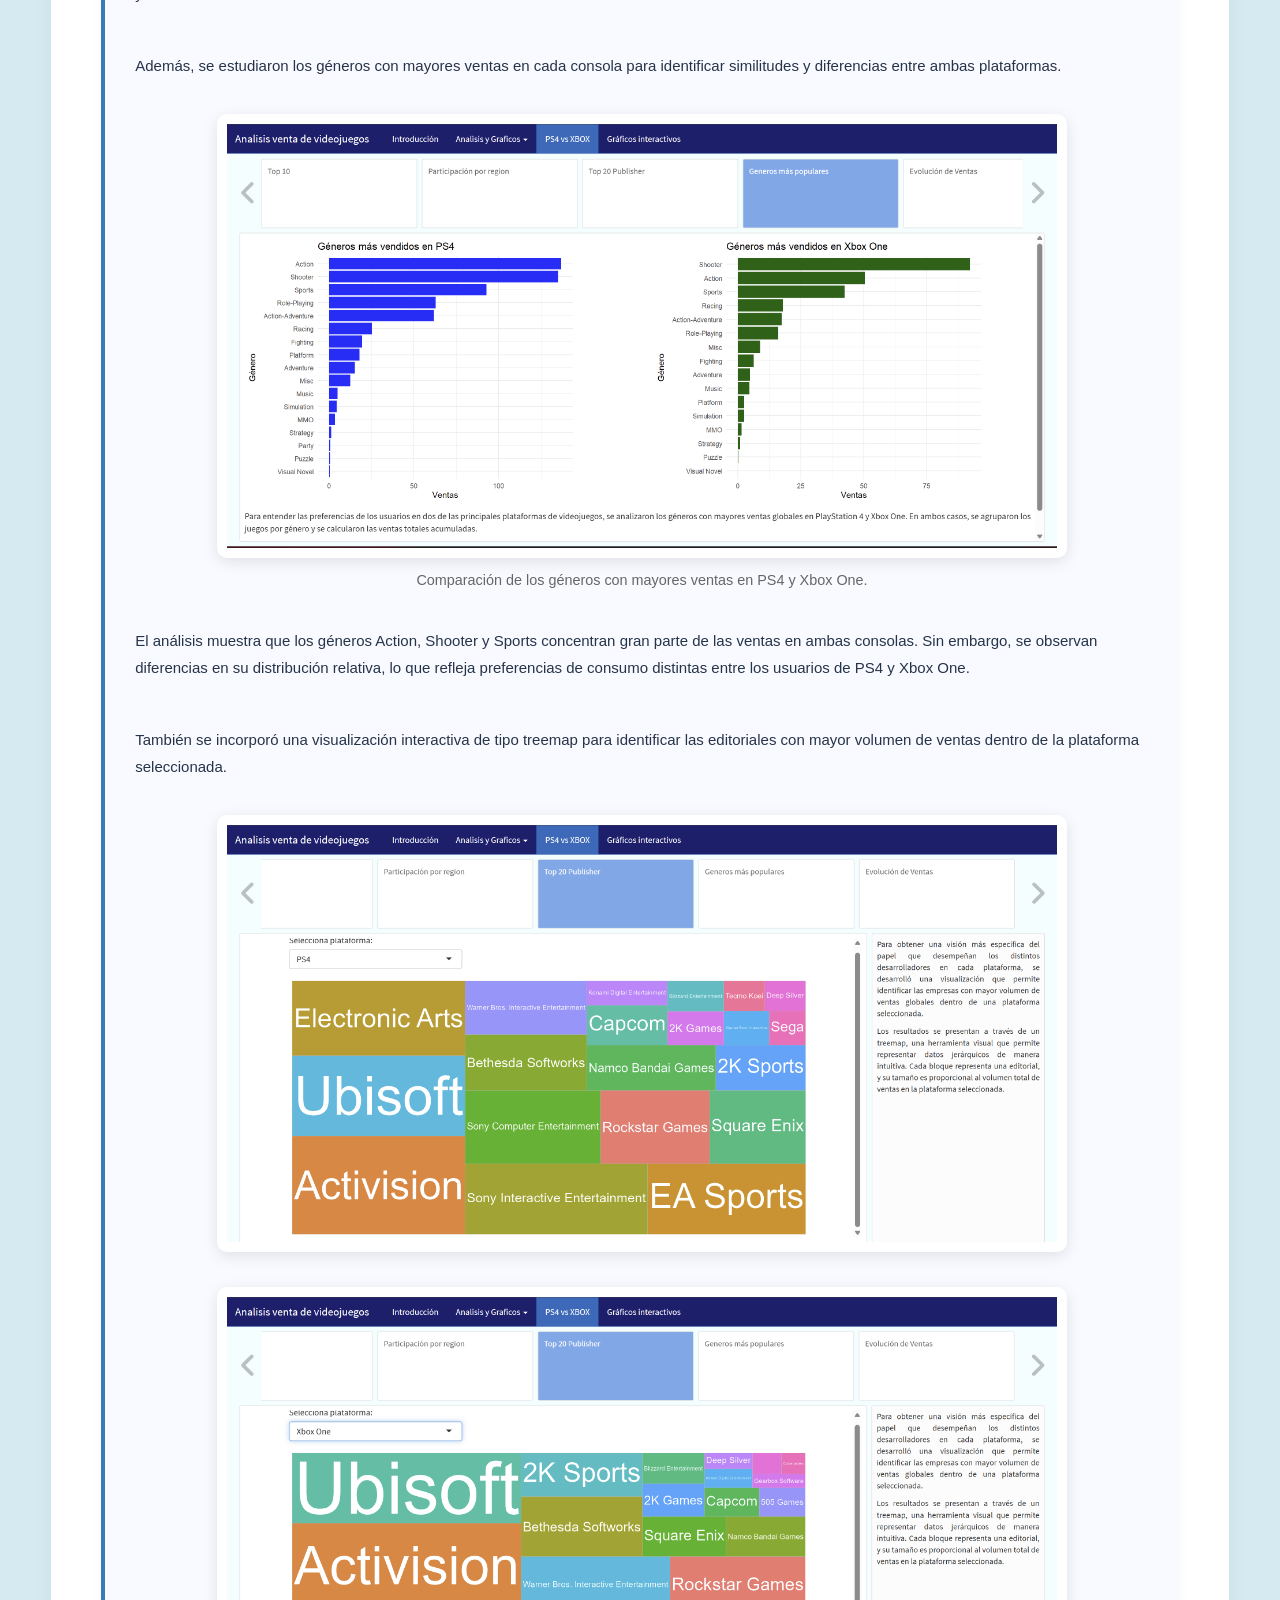
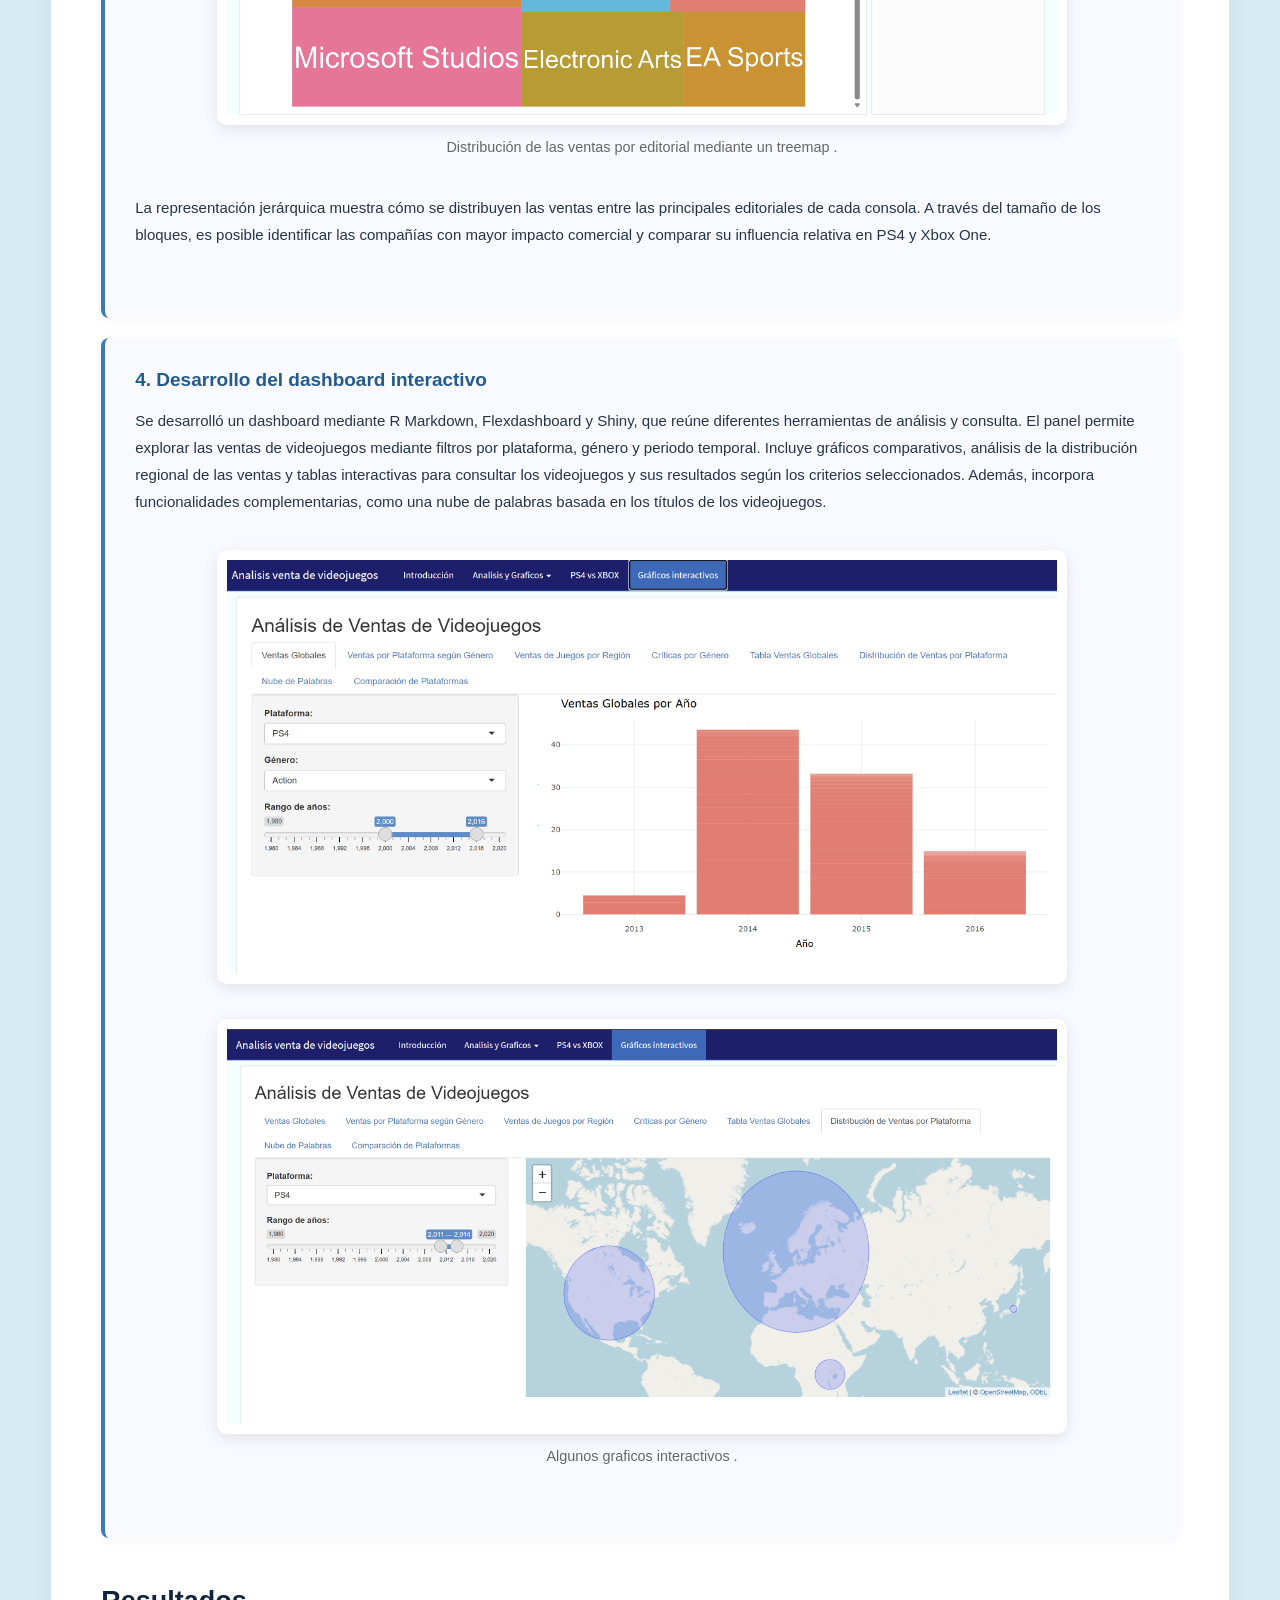
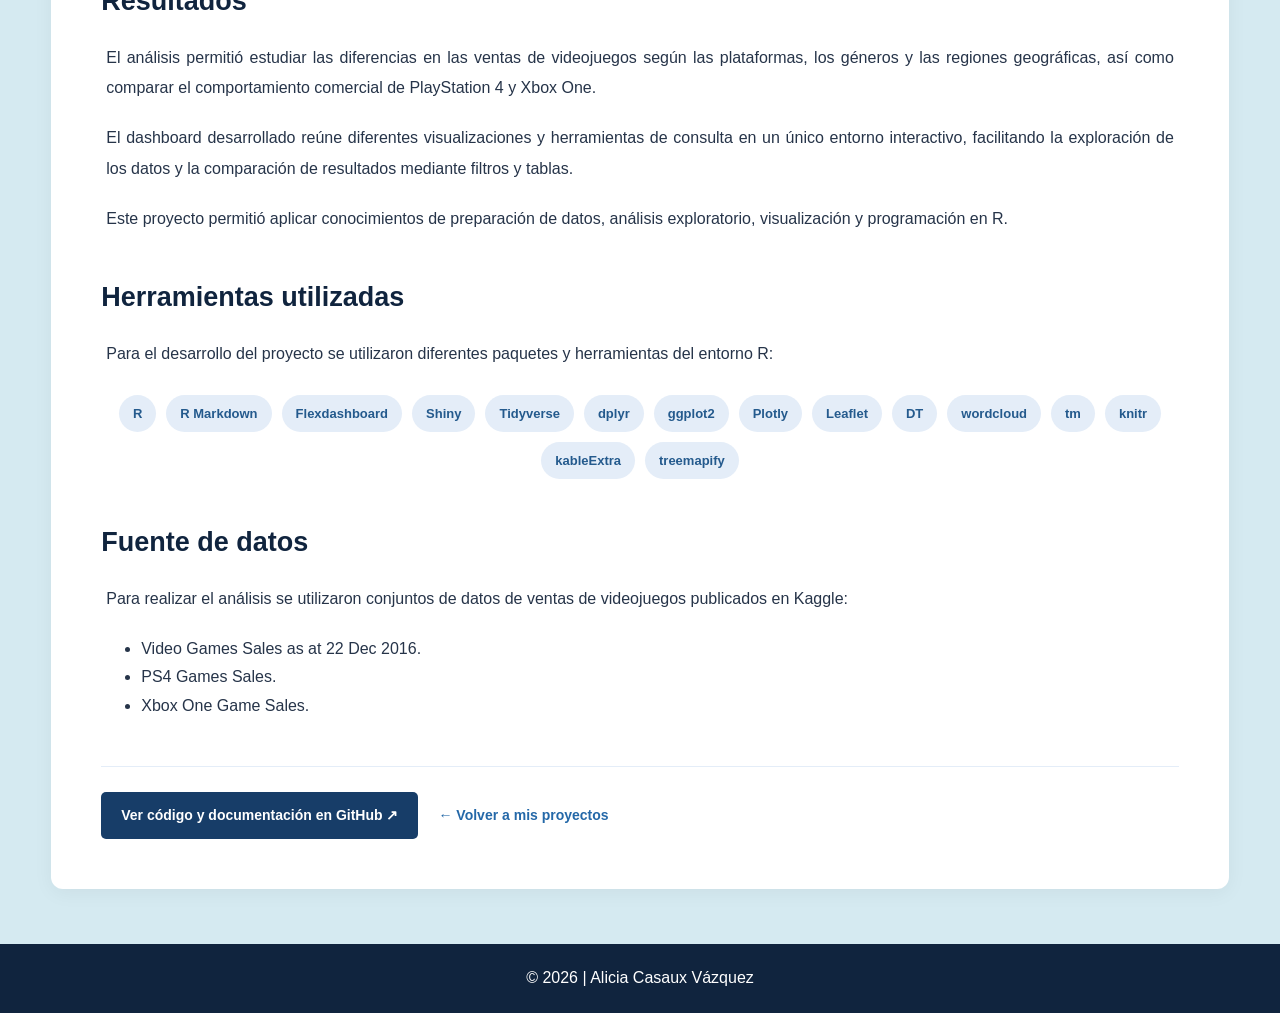
<file: proyecto-videojuegos.html>
<!DOCTYPE html>
<html lang="es">

<head>
    <meta charset="UTF-8">
    <meta name="viewport" content="width=device-width, initial-scale=1.0">

    <meta name="description"
        content="Proyecto de análisis y visualización de ventas de videojuegos con R y desarrollo de un dashboard interactivo.">

    <title>Análisis de videojuegos | Portfolio</title>

    <link rel="stylesheet" href="proyectos.css">
</head>

<body>

    <header>
        <nav class="navbar">
            <a href="index.html" class="logo">Alicia Casaux Vázquez</a>

            <a href="index.html" class="back-home">
                ← Volver al inicio
            </a>
        </nav>
    </header>

    <main>

        <!-- PRESENTACIÓN DEL PROYECTO -->
        <section class="project-hero">

            <p class="intro">PROYECTO ACADÉMICO · GRADO EN ESTADÍSTICA · UNIVERSIDAD DE SEVILLA</p>

            <h1>Análisis de ventas de videojuegos</h1>

            <p>
                Análisis exploratorio y visualización de datos
                sobre las ventas de videojuegos mediante R,
                junto con el desarrollo de un dashboard
                interactivo para explorar la información.
            </p>

            <div class="technologies">
                <span>R</span>
                <span>R Markdown</span>
                <span>Flexdashboard</span>
                <span>Shiny</span>
                <span>Visualización de datos</span>
            </div>

        </section>


        <!-- DETALLE DEL PROYECTO -->
        <section class="project-detail">

            <!-- DESCRIPCIÓN -->
            <h2>Descripción del proyecto</h2>

            <p>
                Este proyecto consiste en analizar las ventas de
                videojuegos a partir de diferentes conjuntos de
                datos que contienen información sobre títulos,
                plataformas, géneros y regiones geográficas.
            </p>

            <p>
                El trabajo incluye la importación y preparación
                inicial de los datos, un análisis exploratorio
                para estudiar el comportamiento de las ventas
                y la elaboración de visualizaciones que permiten
                comparar los resultados desde distintas perspectivas.
            </p>

            <p>
                Como resultado, se desarrolla un dashboard
                interactivo que reúne gráficos, tablas y filtros
                para facilitar la consulta y exploración de
                la información.
            </p>


            <!-- OBJETIVOS -->
            <h2>Objetivos</h2>

            <div class="detail-card">

                <p>
                    <strong>Preparación de datos:</strong>
                    importar diferentes conjuntos de datos,
                    especificar los tipos de variables y
                    preparar la información para su análisis.
                </p>

                <p>
                    <strong>Análisis exploratorio:</strong>
                    estudiar las ventas según plataformas,
                    géneros, años y regiones geográficas.
                </p>

                <p>
                    <strong>Visualización:</strong>
                    representar la información mediante
                    gráficos y tablas que faciliten su
                    interpretación.
                </p>

                <p>
                    <strong>Dashboard interactivo:</strong>
                    integrar diferentes visualizaciones
                    en un panel que permita explorar los
                    datos mediante filtros.
                </p>

            </div>


            <!-- DESARROLLO -->
            <h2>Desarrollo del proyecto</h2>


            <!-- 1. PREPARACIÓN DE DATOS -->
            <div class="detail-card">

                <h3>1. Preparación e importación de datos</h3>

                <p>
                    Importación de diferentes conjuntos de datos
                    mediante la función <strong>read_csv()</strong>
                    de la biblioteca readr, especificando los
                    tipos de variables e identificando los
                    valores ausentes.
                </p>

                <p>
                    Se trabajó con un conjunto general de ventas
                    de videojuegos y otros dos conjuntos
                    específicos de PlayStation 4 y Xbox One.
                    También se prepararon los datos para facilitar
                    su posterior análisis y comparación.
                </p>
        

            </div>

            <div class="project-image">

                <figure class="project-figure">
                    <img src="img/Videojuegos/video1.png"
                         alt="Importación y preparación de los datos de videojuegos">
                         <figcaption>
                            Vista previa de los registros y variables del conjunto de datos de ventas generales.
                        </figcaption>
                </figure>

            </div>


            <!-- 2. ANÁLISIS EXPLORATORIO -->
            <div class="detail-card">

                <h3>2. Análisis exploratorio de datos</h3>

                <p>
                    Se analizaron las ventas globales de videojuegos
                    agrupándolas por plataforma, con el objetivo
                    de identificar cuáles concentraban un mayor
                    volumen de ventas a nivel mundial.
                </p>

                <div class="project-image">

                    <figure class="project-figure">
                        <img src="img/Videojuegos/video2.png"
                             alt="Gráfico de ventas globales por plataforma">
                        <figcaption>
                            Comparación de las ventas globales acumuladas por plataforma.
                        </figcaption>

                    </figure>
                    <p>
                        El análisis revela un claro liderazgo de PS2 en términos de ventas globales, seguida por Xbox 360, PS3 y Wii. Esta representación facilita la comparación entre plataformas y permite identificar cuáles han concentrado una mayor cuota de mercado dentro del conjunto de datos analizado.
                    </p>

    
                </div>


                <p>
                    También se estudió la distribución de los
                    videojuegos según su género, contabilizando
                    el número de títulos pertenecientes a cada
                    categoría.
                </p>

                <div class="project-image">

                    <figure class="project-figure">
                        <img src="img/Videojuegos/video3.png"
                             alt="Gráfico del número de videojuegos por género">
                        <figcaption>
                            Distribución del número de videojuegos según su género.
                        </figcaption>
                    </figure>
                    <p>
                        La visualización muestra una clara predominancia de los juegos de acción y deportes, mientras que géneros como Puzzle y Strategy presentan una menor representación. Esto permite comprender cómo se distribuyen los videojuegos entre las distintas categorías del mercado.
                    </p>
    
                </div>

                <p>
                    Por último, se analizaron las ventas regionales,
                    diferenciando entre Norteamérica, Europa,
                    Japón y el resto del mundo, tanto por género
                    como por plataforma.
                </p>

                <div class="project-image">

                    
                    <figure class="project-figure">
                        <img src="img/Videojuegos/video4.png"
                             alt="Gráfico de ventas de videojuegos por región">
                        <figcaption>
                            Análisis y visualización de las ventas regionales.
                        </figcaption>
                    </figure>
                    <p>
                        El análisis regional revela que Norteamérica y Europa concentran la mayor parte de las ventas en la mayoría de géneros, mientras que Japón presenta patrones de consumo diferenciados en categorías como Role-Playing. Esta comparación permite comprender mejor las preferencias de cada mercado.
                    </p>
    
                </div>

            </div>



            <!-- 3. COMPARACIÓN DE PLATAFORMAS -->
            <div class="detail-card">

                <h3>3. Comparación entre PlayStation 4 y Xbox One</h3>

                <p>
                    Se realizó un análisis específico de las
                    ventas de ambas consolas para comparar
                    sus videojuegos más vendidos, la distribución
                    regional de las ventas y los géneros con
                    mayor volumen de ventas en cada plataforma.
                </p>

                <div class="project-image">

                    
                    
                    <figure class="project-figure">
                        <img src="img/Videojuegos/video5.png"
                             alt="Comparación de los diez videojuegos más vendidos en PS4 y Xbox One">
                        <figcaption>
                            Comparación de los diez videojuegos más vendidos en ambas consolas.
                        </figcaption>
                    </figure>

                    <p>
                        El análisis muestra que algunos títulos multiplataforma, como Grand Theft Auto V y Call of Duty, lideran las ventas en ambas consolas. Asimismo, se observan diferencias derivadas de los juegos exclusivos de cada plataforma, lo que permite comprender mejor las preferencias de los usuarios de PS4 y Xbox One.
                    </p>
    
                </div>


                <p>
                    Además, se estudiaron los géneros con mayores
                    ventas en cada consola para identificar
                    similitudes y diferencias entre ambas
                    plataformas.
                </p>

                <div class="project-image">

                    
                    <figure class="project-figure">
                        <img src="img/Videojuegos/video6.png"
                             alt="Comparación de las ventas por género en PS4 y Xbox One">
                        <figcaption>
                            Comparación de los géneros con mayores ventas en PS4 y Xbox One.
                        </figcaption>
                    </figure>

                    <p>
                        El análisis muestra que los géneros Action, Shooter y Sports concentran gran parte de las ventas en ambas consolas. Sin embargo, se observan diferencias en su distribución relativa, lo que refleja preferencias de consumo distintas entre los usuarios de PS4 y Xbox One.
                    </p>
    
    
                </div>


                <p>
                    También se incorporó una visualización
                    interactiva de tipo treemap para identificar
                    las editoriales con mayor volumen de ventas
                    dentro de la plataforma seleccionada.
                </p>

                <div class="project-image">

                    
                    <figure class="project-figure">
                        <img src="img/Videojuegos/video7.png"
                             alt="Treemap de las ventas por editorial">
                    </figure>

                    <figure class="project-figure">
                        <img src="img/Videojuegos/video8.png"
                             alt="Treemap de las ventas por editorial">
                        <figcaption>
                            Distribución de las ventas por editorial mediante un treemap .
                        </figcaption>
                    </figure>

                    <p>
                        La representación jerárquica muestra cómo se distribuyen las ventas entre las principales editoriales de cada consola. A través del tamaño de los bloques, es posible identificar las compañías con mayor impacto comercial y comparar su influencia relativa en PS4 y Xbox One.
                    </p>
                    
    
    
                </div>



            </div>


            <!-- 4. DASHBOARD INTERACTIVO -->
            <div class="detail-card">

                <h3>4. Desarrollo del dashboard interactivo</h3>

                <p>             
                    Se desarrolló un dashboard mediante R Markdown, Flexdashboard y Shiny, que reúne diferentes herramientas de análisis y consulta.
                    
                    El panel permite explorar las ventas de videojuegos mediante filtros por plataforma, género y periodo temporal. Incluye gráficos comparativos, análisis de la distribución regional de las ventas y tablas interactivas para consultar los videojuegos y sus resultados según los criterios seleccionados.
                    
                    Además, incorpora funcionalidades complementarias, como una nube de palabras basada en los títulos de los videojuegos.
                    
                </p>

                
                <div class="project-image">

                    
                    <figure class="project-figure">
                        <img src="img/Videojuegos/video9.png"
                             alt="Ventas globales">
                    </figure>

                    <figure class="project-figure">
                        <img src="img/Videojuegos/video10.png"
                             alt="Distribucion ventas por región">
                        <figcaption>
                            Algunos graficos interactivos .
                        </figcaption>
                    </figure>
    
    
                </div>


            </div>


            <!-- RESULTADOS -->
            <h2>Resultados</h2>

            <p>
                El análisis permitió estudiar las diferencias
                en las ventas de videojuegos según las
                plataformas, los géneros y las regiones
                geográficas, así como comparar el comportamiento
                comercial de PlayStation 4 y Xbox One.
            </p>

            <p>
                El dashboard desarrollado reúne diferentes
                visualizaciones y herramientas de consulta
                en un único entorno interactivo, facilitando
                la exploración de los datos y la comparación
                de resultados mediante filtros y tablas.
            </p>

            <p>
                Este proyecto permitió aplicar conocimientos
                de preparación de datos, análisis exploratorio,
                visualización y programación en R.
            </p>


            <!-- HERRAMIENTAS -->
            <h2>Herramientas utilizadas</h2>

            <p>
                Para el desarrollo del proyecto se utilizaron
                diferentes paquetes y herramientas del
                entorno R:
            </p>

            <div class="technologies">
                <span>R</span>
                <span>R Markdown</span>
                <span>Flexdashboard</span>
                <span>Shiny</span>
                <span>Tidyverse</span>
                <span>dplyr</span>
                <span>ggplot2</span>
                <span>Plotly</span>
                <span>Leaflet</span>
                <span>DT</span>
                <span>wordcloud</span>
                <span>tm</span>
                <span>knitr</span>
                <span>kableExtra</span>
                <span>treemapify</span>
            </div>


            <!-- FUENTE DE DATOS -->
            <h2>Fuente de datos</h2>

            <p>
                Para realizar el análisis se utilizaron
                conjuntos de datos de ventas de videojuegos
                publicados en Kaggle:
            </p>

            <ul style="margin-left: 40px;">
                <li>Video Games Sales as at 22 Dec 2016.</li>
                <li>PS4 Games Sales.</li>
                <li>Xbox One Game Sales.</li>
            </ul>

            <!-- ENLACES -->
            <div class="project-actions">

                <a href="https://github.com/AliciaCx/Analisis-ventas-videojuegos"
                   target="_blank"
                   rel="noopener noreferrer"
                   class="project-link">
                    Ver código y documentación en GitHub ↗
                </a>

                <a href="index.html#proyectos"
                   class="back-link">
                    ← Volver a mis proyectos
                </a>

            </div>

        </section>

    </main>


    <!-- PIE DE PÁGINA -->
    <footer>
        <p>© <span id="year"></span> | Alicia Casaux Vázquez</p>
    </footer>

    <script src="script.js"></script>

</body>
</html>
</file>
<file: style.css>
/* =================================
CONFIGURACIÓN GENERAL
================================= */

* {
    margin: 0;
    padding: 0;
    box-sizing: border-box;
    scroll-behavior: smooth;
}

body {
    font-family: Arial, sans-serif;
    background-color: #d5eaf1;
    color: #263449;
    line-height: 1.7;
    overflow-x: hidden;
}

a {
    text-decoration: none;
}


/* =================================
MENÚ DE NAVEGACIÓN
================================= */

header {
    background-color: #10243e;
    position: sticky;
    top: 0;
    z-index: 100;
}

.navbar {
    max-width: 1150px;
    margin: auto;
    padding: 18px 25px;
    display: flex;
    justify-content: space-between;
    align-items: center;
}

.logo {
    color: white;
    font-size: 23px;
    font-weight: bold;
}

.nav-links {
    display: flex;
    gap: 22px;
    list-style: none;
}

.nav-links a {
    color: white;
    font-size: 14px;
    transition: color 0.3s;
}

.nav-links a:hover {
    color: #8ec5ff;
}


/* =================================
PORTADA
================================= */

.hero {
    min-height: 450px;
    padding: 70px 8%;

    display: flex;
    justify-content: space-between;
    align-items: center;
    gap: 50px;

    background: linear-gradient(
        135deg,
        #10243e,
        #285580
    );

    color: white;
    text-align: left;
}

.hero-content {
    max-width: 700px;
    flex: 1;
}

.intro {
    color: #9ecaff;
    letter-spacing: 4px;
    font-size: 13px;
}

.hero h1 {
    font-size: 43px;
    margin: 15px 0;
}

.hero h2 {
    color: #b9d9ff;
    font-size: 22px;
    font-weight: normal;
}

.hero p:not(.intro) {
    margin: 20px 0 30px;
}

.hero-image {
    flex-shrink: 0;
    width: 260px;

    display: flex;
    justify-content: center;
    align-items: center;
}

.imagen-pequena {
    width: 240px;
    height: 280px;
    object-fit: cover;
    object-position: center;
    border-radius: 15px;
    display: block;
}

.button {
    display: inline-block;
    background-color: white;
    color: #10243e;
    padding: 12px 25px;
    border-radius: 6px;
    font-weight: bold;
    transition: 0.3s;
}

.button:hover {
    background-color: #dceaff;
    transform: translateY(-2px);
}


/* =================================
SECCIONES GENERALES
================================= */

.section {
    max-width: 1100px;
    margin: auto;
    padding: 75px 25px;
}

.section h2 {
    color: #10243e;
    font-size: 30px;
    margin-bottom: 25px;
}

.section-description {
    margin-bottom: 30px;
}


/* =================================
FORMACIÓN
================================= */

.education-card {
    background-color: white;
    padding: 25px;
    border-left: 5px solid #397bb8;
    border-radius: 7px;
    box-shadow: 0 4px 15px rgba(0,0,0,0.05);
}

.education-card h3 {
    color: #173d68;
    margin-bottom: 8px;
}


/* =================================
HABILIDADES
================================= */

.skills-grid {
    display: grid;
    grid-template-columns: repeat(2, 1fr);
    gap: 20px;
}

.skill-category {
    background-color: white;
    padding: 25px;
    border-radius: 8px;
    box-shadow: 0 4px 15px rgba(0,0,0,0.05);
}

.skill-category h3 {
    color: #245a8d;
    margin-bottom: 10px;
}


/* =================================
PROYECTOS
================================= */

.projects {
    max-width: 1100px;
    margin: auto;
    padding: 75px 25px;
}

.projects h2 {
    color: #10243e;
    font-size: 30px;
    margin-bottom: 20px;
}

.projects .section-description {
    margin-bottom: 40px;
    font-size: 17px;
}

.projects-grid {
    display: grid;
    grid-template-columns: repeat(2, 1fr);
    gap: 30px;
}

.project-card {
    background-color: white;
    border-radius: 12px;
    overflow: hidden;
    box-shadow: 0 4px 15px rgba(0,0,0,0.07);
    transition: all 0.3s ease;
    display: flex;
    flex-direction: column;
}

.project-card:hover {
    transform: translateY(-5px);
}

.project-card img {
    width: 100%;
    height: 240px;
    object-fit: cover;
    display: block;
}

.project-content {
    padding: 25px;
    display: flex;
    flex-direction: column;
    flex: 1;
}

.project-content h3 {
    color: #10243e;
    font-size: 28px;
    margin-bottom: 15px;
}

.project-content p {
    font-size: 17px;
    margin-bottom: 20px;
}

.technologies {
    display: flex;
    flex-wrap: wrap;
    gap: 10px;
    margin-bottom: 20px;
}

.technologies span {
    background-color: #e4edf8;
    color: #245a8d;
    padding: 6px 12px;
    border-radius: 20px;
    font-size: 13px;
    font-weight: 600;
}

.project-buttons {
    display: flex;
    align-items: center;
    flex-wrap: wrap;
    gap: 18px;
    margin-top: auto;
}

.project-link {
    display: inline-block;
    background-color: #173d68;
    color: white !important;
    padding: 9px 16px;
    border-radius: 5px;
    font-size: 13px !important;
    font-weight: bold;
    transition: background-color 0.3s;
}

.project-link:hover {
    background-color: #397bb8;
    text-decoration: none !important;
}

.github-link {
    color: #2468a8;
    font-size: 13px !important;
    font-weight: bold;
}

.github-link:hover {
    text-decoration: underline;
}


/* =================================
CONTACTO
================================= */

.contact {
    text-align: center;
}

.contact-links {
    margin-top: 25px;
    display: flex;
    justify-content: center;
    flex-wrap: wrap;
    gap: 15px;
}

.contact-links a {
    background-color: #173d68;
    color: white;
    padding: 11px 20px;
    border-radius: 5px;
    transition: 0.3s;
}

.contact-links a:hover {
    background-color: #397bb8;
}


/* =================================
PIE DE PÁGINA
================================= */

footer {
    background-color: #10243e;
    color: white;
    text-align: center;
    padding: 20px;
}


/* =================================
ADAPTACIÓN A TABLETS
================================= */

@media (max-width: 850px) {

    .projects-grid {
        grid-template-columns: 1fr;
    }

    .hero {
        gap: 30px;
        padding: 60px 30px;
    }

    .hero-image {
        width: 210px;
    }

    .imagen-pequena {
        width: 200px;
        height: 240px;
    }

    .hero h1 {
        font-size: 35px;
    }

    .hero h2 {
        font-size: 19px;
    }

}


/* =================================
ADAPTACIÓN A MÓVILES
================================= */

@media (max-width: 600px) {

    /* Navegación */

    .navbar {
        flex-direction: column;
        gap: 15px;
        padding: 15px;
    }

    .logo {
        font-size: 21px;
    }

    .nav-links {
        flex-wrap: wrap;
        justify-content: center;
        gap: 12px 16px;
    }

    .nav-links a {
        font-size: 13px;
    }


    /* Portada */

    .hero {
        flex-direction: column;
        text-align: center;
        padding: 45px 22px;
        gap: 30px;
        min-height: auto;
    }

    .hero-content {
        width: 100%;
    }

    .hero h1 {
        font-size: 30px;
        margin: 12px 0;
    }

    .hero h2 {
        font-size: 17px;
    }

    .intro {
        font-size: 11px;
        letter-spacing: 3px;
    }

    .hero p:not(.intro) {
        font-size: 15px;
        margin: 18px 0 25px;
    }

    .hero-image {
        width: 100%;
        justify-content: center;
    }

    .imagen-pequena {
        width: 175px;
        height: 210px;
        object-fit: cover;
        object-position: center;
        border-radius: 12px;
    }

    .button {
        padding: 11px 20px;
        font-size: 14px;
    }


    /* Secciones */

    .section {
        padding: 50px 20px;
    }

    .section h2 {
        font-size: 26px;
    }


    /* Formación */

    .education-card {
        padding: 20px;
    }


    /* Habilidades */

    .skills-grid {
        grid-template-columns: 1fr;
        gap: 15px;
    }

    .skill-category {
        padding: 20px;
    }


    /* Proyectos */

    .projects {
        padding: 50px 20px;
    }

    .projects h2 {
        font-size: 26px;
    }

    .projects .section-description {
        font-size: 15px;
    }

    .projects-grid {
        grid-template-columns: 1fr;
        gap: 22px;
    }

    .project-card img {
        height: 200px;
    }

    .project-content {
        padding: 20px;
    }

    .project-content h3 {
        font-size: 23px;
    }

    .project-content p {
        font-size: 15px;
    }

    .technologies {
        gap: 8px;
    }

    .technologies span {
        font-size: 12px;
    }

    .project-buttons {
        gap: 15px;
    }


    /* Contacto */

    .contact p {
        font-size: 15px;
    }

}


/* =================================
MÓVILES PEQUEÑOS
================================= */

@media (max-width: 380px) {

    .logo {
        font-size: 19px;
    }

    .nav-links {
        gap: 10px;
    }

    .hero h1 {
        font-size: 27px;
    }

    .hero h2 {
        font-size: 16px;
    }

    .imagen-pequena {
        width: 155px;
        height: 190px;
    }

    .project-content h3 {
        font-size: 21px;
    }

}
</file>
<file: proyectos.css>
/* =================================
CONFIGURACIÓN GENERAL
================================= */

* {
    margin: 0;
    padding: 0;
    box-sizing: border-box;
    scroll-behavior: smooth;
}

body {
    font-family: Arial, sans-serif;
    background-color: #d5eaf1;
    color: #263449;
    line-height: 1.8;
}

a {
    text-decoration: none;
}


/* =================================
MENÚ DE NAVEGACIÓN
================================= */

header {
    background-color: #10243e;
    position: sticky;
    top: 0;
    z-index: 100;
}

.navbar {
    max-width: 1150px;
    margin: auto;
    padding: 18px 30px;

    display: flex;
    justify-content: space-between;
    align-items: center;
    gap: 20px;
}

.logo {
    color: white;
    font-size: 22px;
    font-weight: bold;
}

.back-home {
    color: white;
    font-size: 14px;
    font-weight: bold;
    transition: 0.3s;
}

.back-home:hover {
    color: #8ec5ff;
}


/* =================================
 PORTADA DEL PROYECTO
================================= */

.project-hero {
    background: linear-gradient(
        135deg,
        #10243e,
        #285580
    );

    color: white;
    text-align: center;

    padding: 90px 30px;
}

.project-hero .intro {
    color: #9ecaff;
    letter-spacing: 4px;
    font-size: 13px;
    margin-bottom: 15px;
}

.project-hero h1 {
    font-size: 38px;
    line-height: 1.3;
    margin-bottom: 20px;
}

.project-hero > p:not(.intro) {
    max-width: 750px;
    margin: 0 auto 25px;
    font-size: 17px;
    line-height: 1.8;
}


/* =================================
ETIQUETAS DE TECNOLOGÍAS
================================= */

.technologies {
    display: flex;
    justify-content: center;
    flex-wrap: wrap;
    gap: 10px;
    margin-top: 25px;
}

.technologies span {
    background-color: #e4edf8;
    color: #245a8d;
    padding: 7px 14px;
    border-radius: 20px;
    font-size: 13px;
    font-weight: bold;
}

.project-hero .technologies span {
    background-color: rgba(255,255,255,0.15);
    color: white;
}


/* =================================
CONTENIDO DEL PROYECTO
================================= */

.project-detail {
    width: 92%;
    max-width: 1300px;

    margin: 55px auto;
    padding: 50px;

    background-color: white;
    border-radius: 12px;
    box-shadow: 0 4px 20px rgba(0,0,0,0.05);
}

.project-detail h2 {
    color: #10243e;
    font-size: 27px;

    margin-top: 45px;
    margin-bottom: 22px;

    line-height: 1.4;
}

.project-detail > h2:first-child {
    margin-top: 0;
}

.project-detail > p {
    font-size: 16px;
    line-height: 1.9;

    margin-bottom: 20px;
    padding: 0 5px;

    text-align: justify;
}

.section-description {
    margin-bottom: 25px;
}


/* =================================
TARJETAS DEL DESARROLLO
================================= */

.detail-card {
    background-color: #f8faff;

    padding: 25px 30px;
    margin: 20px 0;

    border-left: 4px solid #397bb8;
    border-radius: 8px;

    box-shadow: 0 3px 12px rgba(0,0,0,0.04);
}

.detail-card h3 {
    color: #245a8d;
    font-size: 19px;
    margin-bottom: 10px;
}

.detail-card p {
    font-size: 15px;
    line-height: 1.8;
}


/* =================================
GALERÍA DE IMÁGENES
================================= */

.project-gallery {
    display: grid;
    grid-template-columns: repeat(2, 1fr);

    gap: 25px;
    margin: 30px 0;
}

.project-gallery figure {
    background-color: white;

    border-radius: 10px;
    overflow: hidden;

    box-shadow: 0 4px 15px rgba(0,0,0,0.08);
}

.project-gallery img {
    width: 100%;
    height: auto;
    display: block;
}

.project-gallery figcaption {
    padding: 15px;

    text-align: center;
    color: #245a8d;

    font-size: 14px;
    font-weight: bold;
}


/* =================================
BOTONES Y ENLACES
================================= */

.project-actions {
    display: flex;
    align-items: center;
    flex-wrap: wrap;

    gap: 20px;
    margin-top: 45px;
    padding-top: 25px;

    border-top: 1px solid #e4edf8;
}

.project-link {
    display: inline-block;

    background-color: #173d68;
    color: white;

    padding: 11px 20px;
    border-radius: 5px;

    font-size: 14px;
    font-weight: bold;

    transition: 0.3s;
}

.project-link:hover {
    background-color: #397bb8;
}

.back-link {
    color: #2468a8;
    font-size: 14px;
    font-weight: bold;
}

.back-link:hover {
    text-decoration: underline;
}


/* =================================
PIE DE PÁGINA
================================= */

footer {
    background-color: #10243e;
    color: white;

    text-align: center;
    padding: 20px;
}


/* =================================
ADAPTACIÓN A MÓVILES
================================= */

@media (max-width: 850px) {

    .project-detail {
        width: 94%;
        padding: 35px;
    }

}

@media (max-width: 600px) {

    .navbar {
        flex-direction: column;
        gap: 12px;
        padding: 15px;
    }

    .logo {
        font-size: 19px;
    }

    .project-hero {
        padding: 65px 20px;
    }

    .project-hero h1 {
        font-size: 29px;
    }

    .project-hero > p:not(.intro) {
        font-size: 15px;
    }

    .project-detail {
        width: 94%;
        margin: 25px auto;
        padding: 25px 20px;
    }

    .project-detail h2 {
        font-size: 23px;
    }

    .project-detail > p {
        text-align: left;
        padding: 0;
        font-size: 15px;
    }

    .detail-card {
        padding: 20px;
    }

    .project-gallery {
        grid-template-columns: 1fr;
    }

    .project-actions {
        flex-direction: column;
        align-items: flex-start;
    }

}




/* =====================================
   IMÁGENES DE LOS PROYECTOS
===================================== */

.project-image {
    display: flex;
    flex-direction: column;
    align-items: center;
    gap: 35px;
    width: 100%;
    margin: 35px auto 45px;
}

.project-image figure {
    width: 100%;
    max-width: 850px;
    margin: 0;
    text-align: center;
}

.project-image figure img {
    display: block;
    width: 100%;
    height: auto;
    max-height: 600px;
    object-fit: contain;
    margin: 0 auto;
    padding: 10px;
    background-color: white;
    border-radius: 10px;
    box-shadow: 0 4px 15px rgba(0, 0, 0, 0.10);
}

.project-image figcaption {
    margin-top: 12px;
    font-size: 0.9rem;
    line-height: 1.5;
    color: #666;
    text-align: center;
}

/* Imágenes individuales */
.project-image.single-image figure {
    max-width: 850px;
}

/* Adaptación a móviles */
@media (max-width: 768px) {

    .project-image {
        gap: 25px;
        margin: 25px auto 35px;
    }

    .project-image figure img {
        max-height: 450px;
    }

}

.imagen-pequena {
    width: 60% !important;
    height: auto;
    margin: 0 auto;
}

.imagen-pequena2 {
    width: 90% !important;
    height: auto;
    margin: 0 auto;
}
</file>
